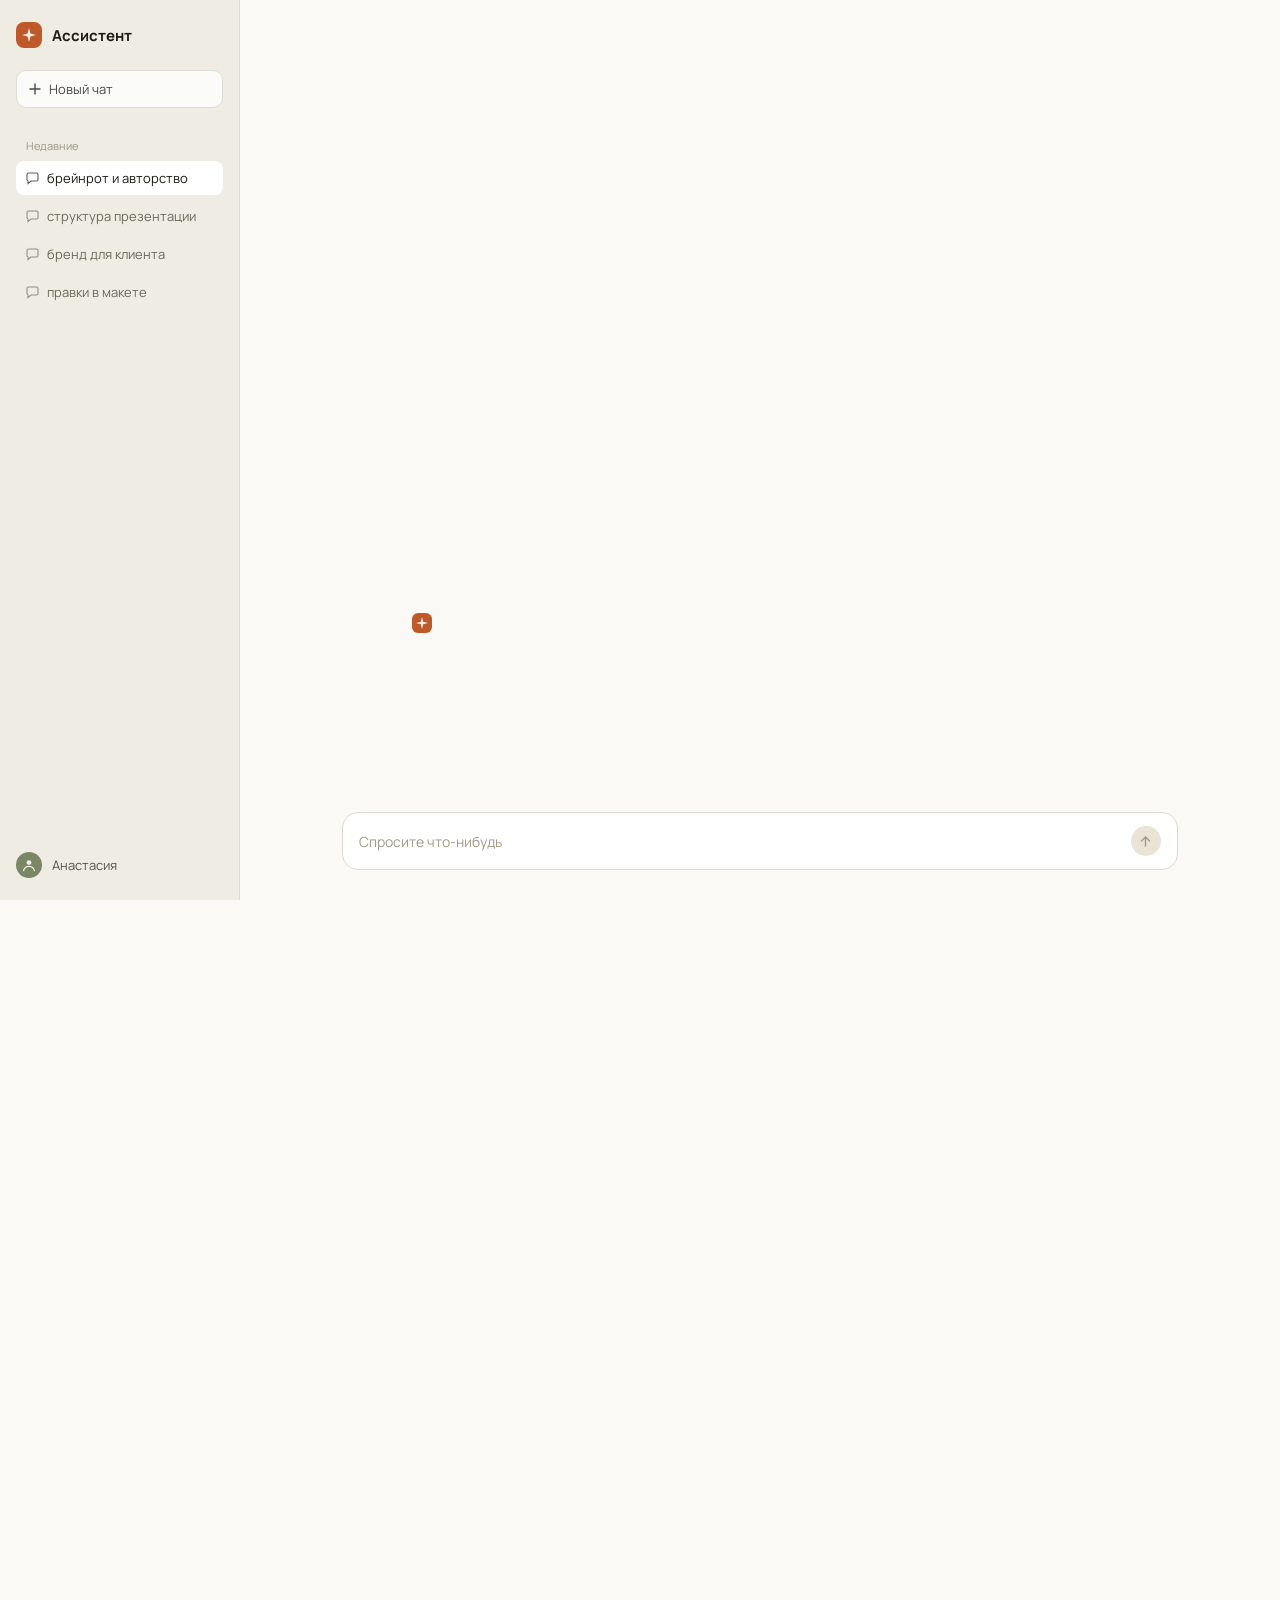
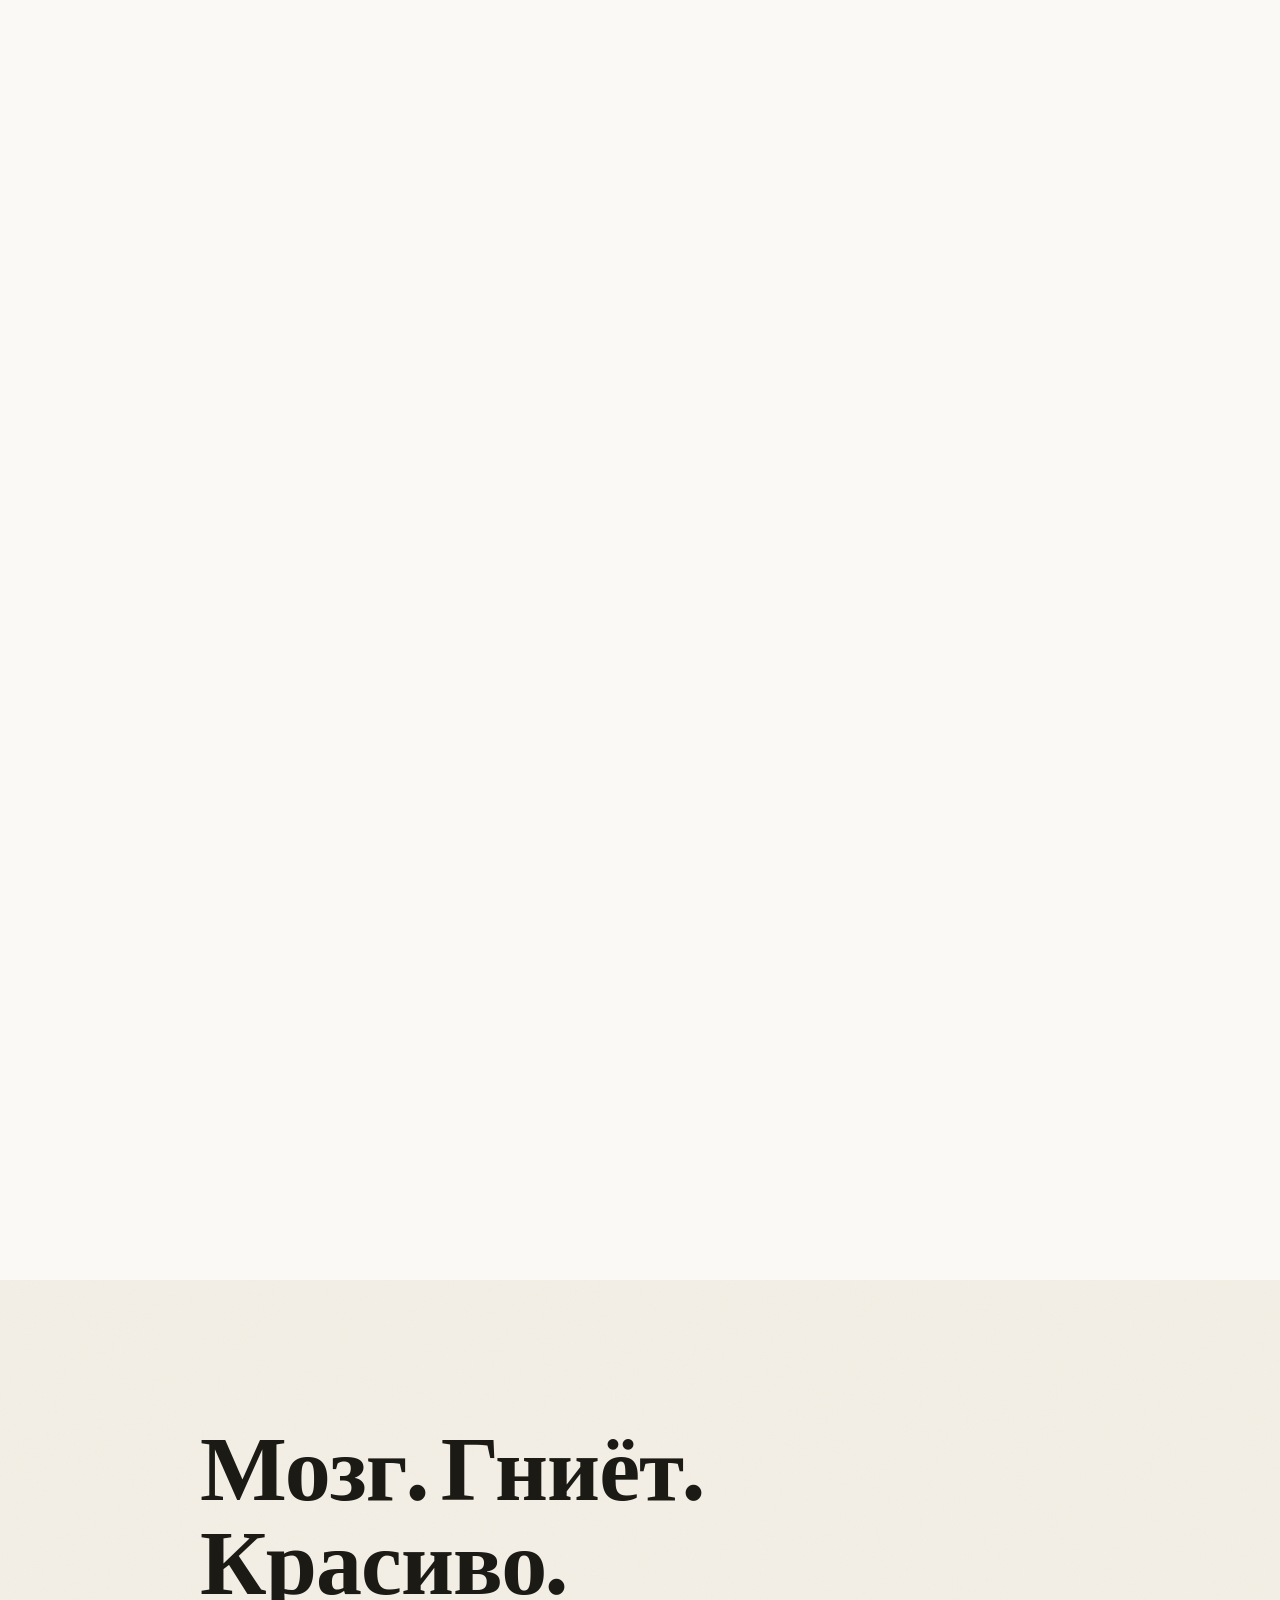
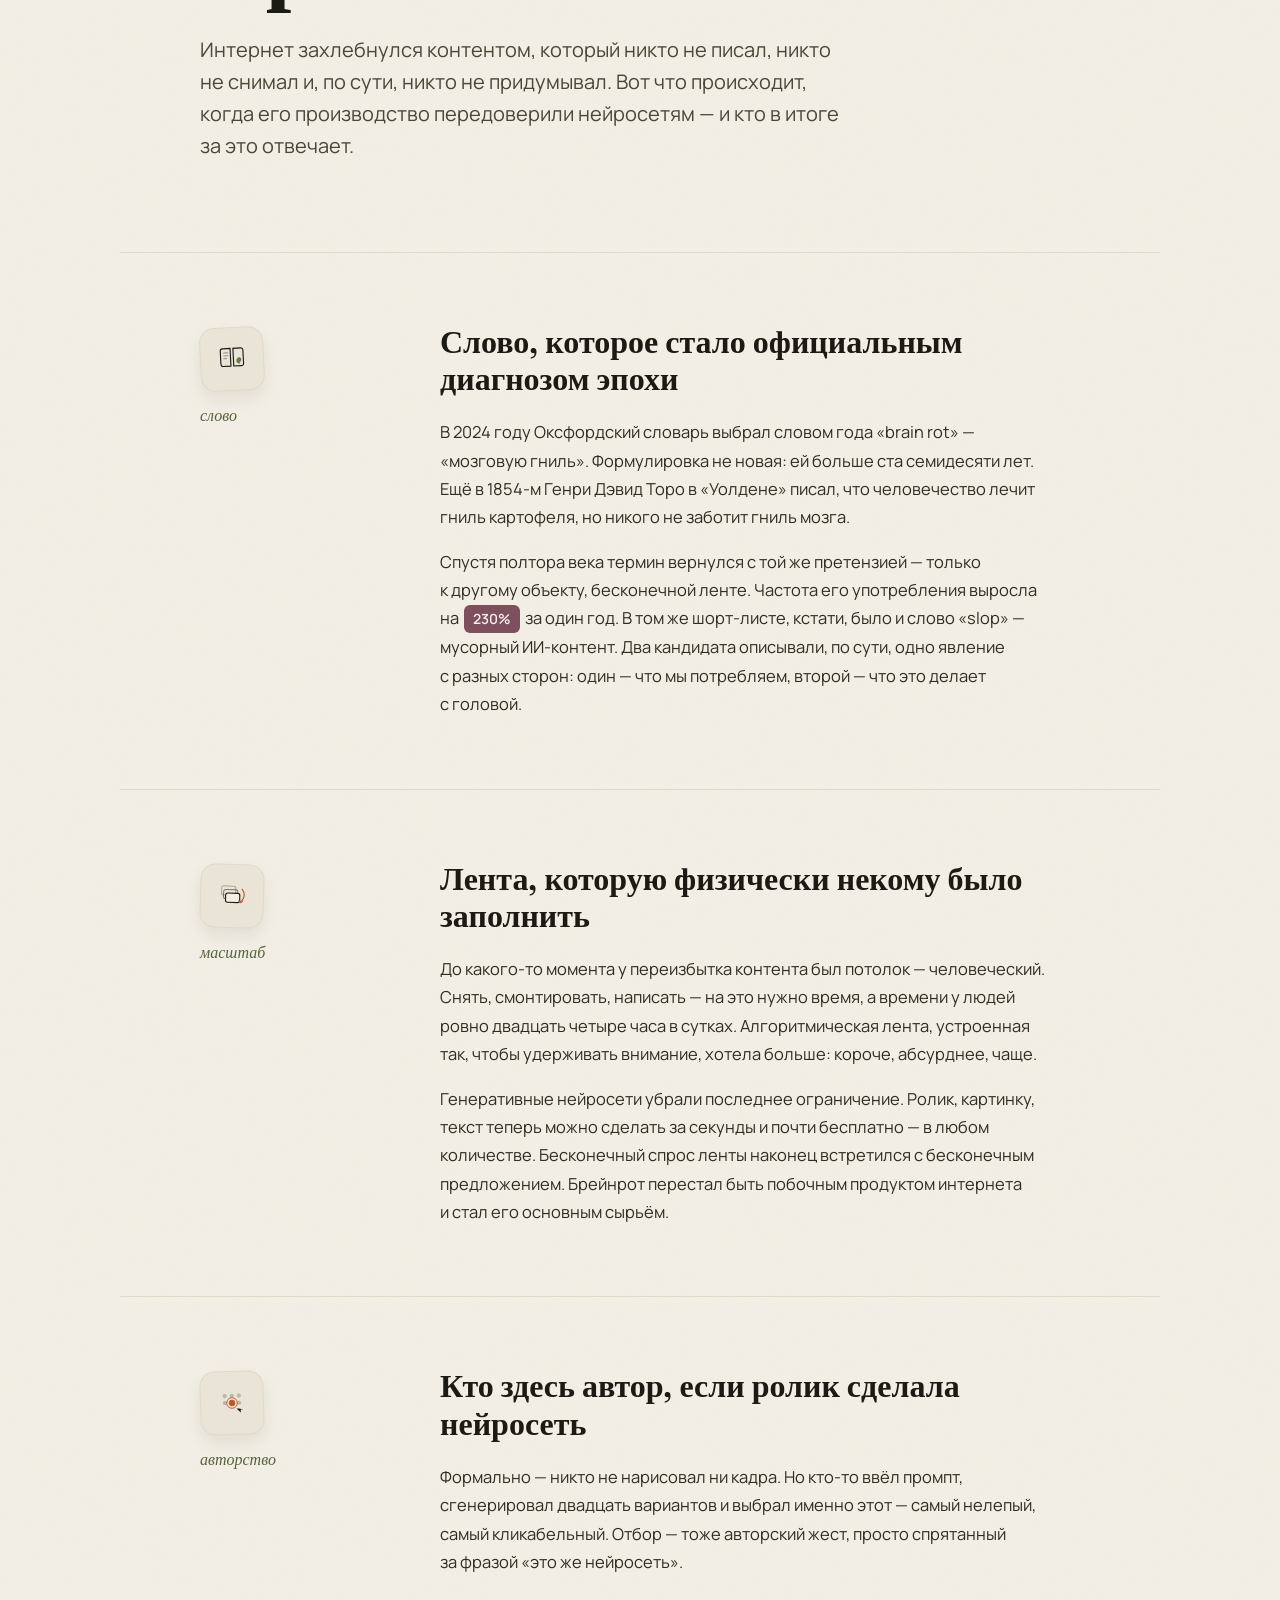
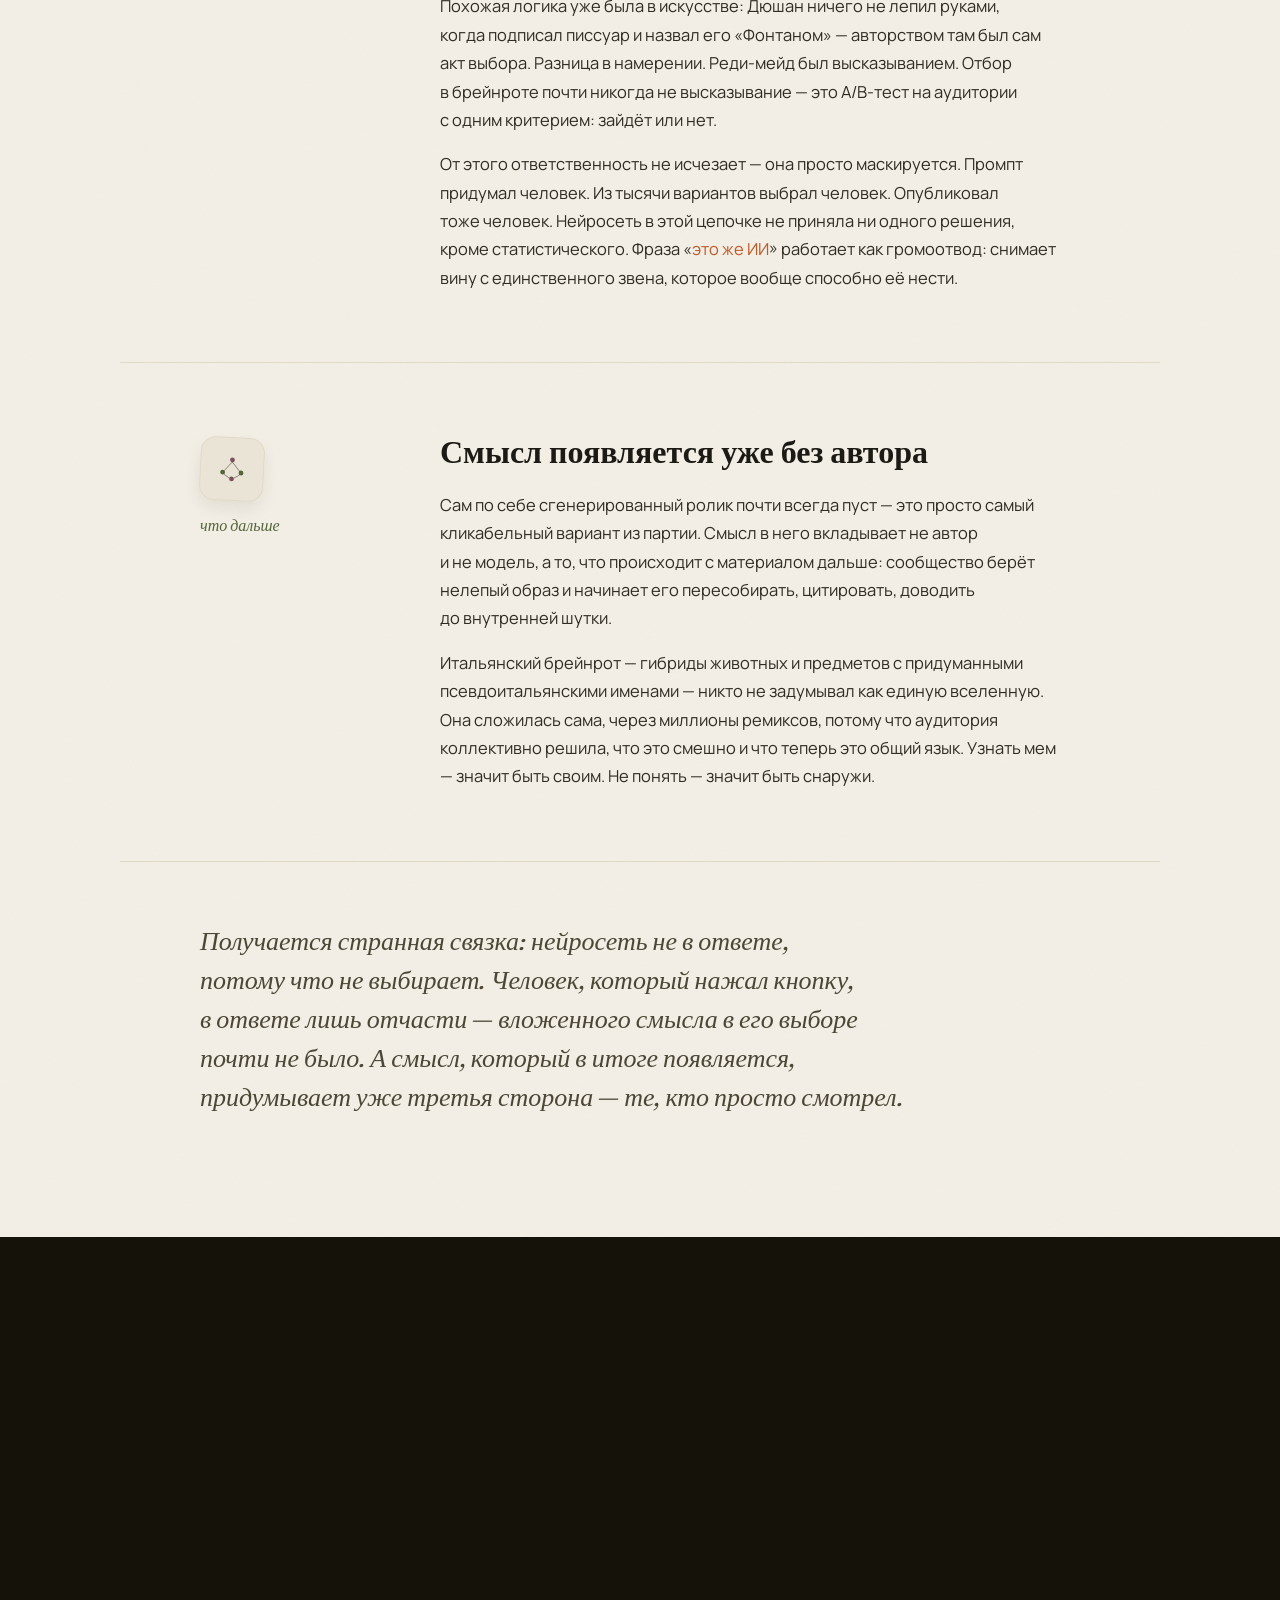
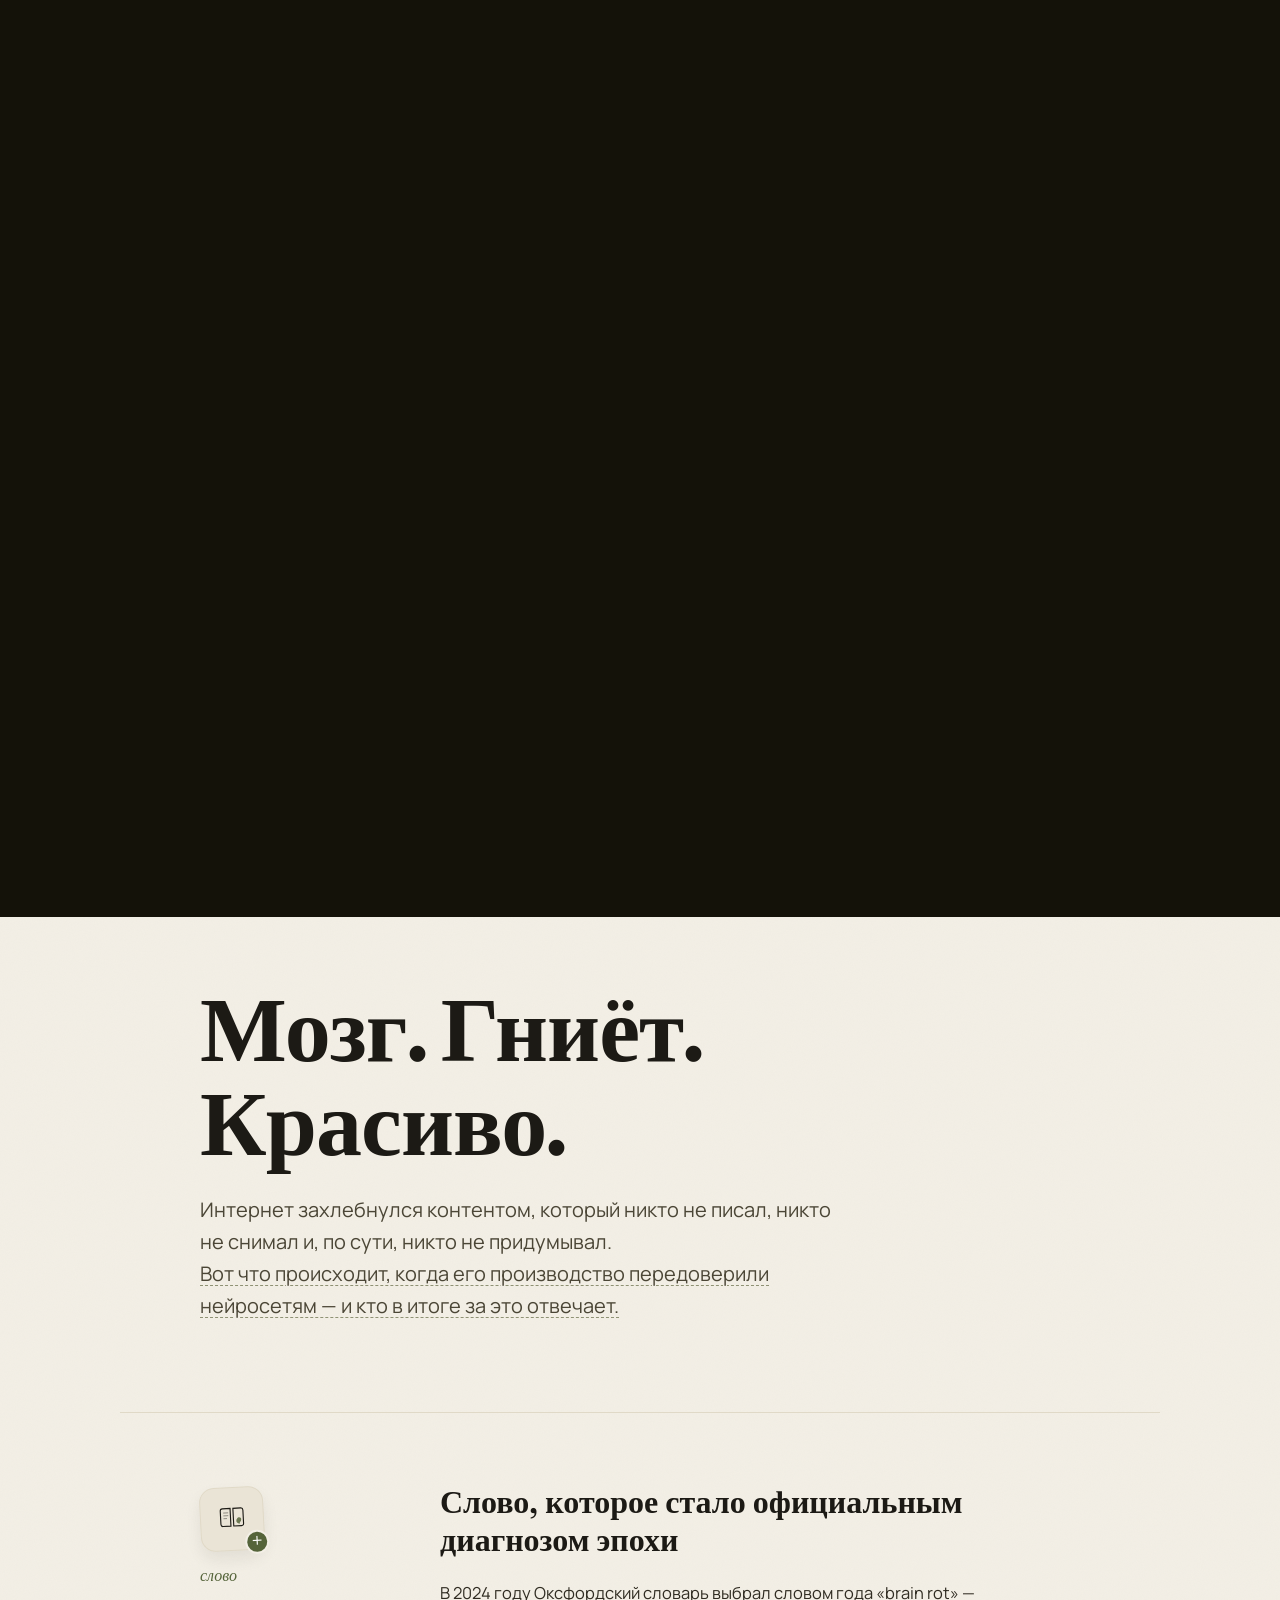
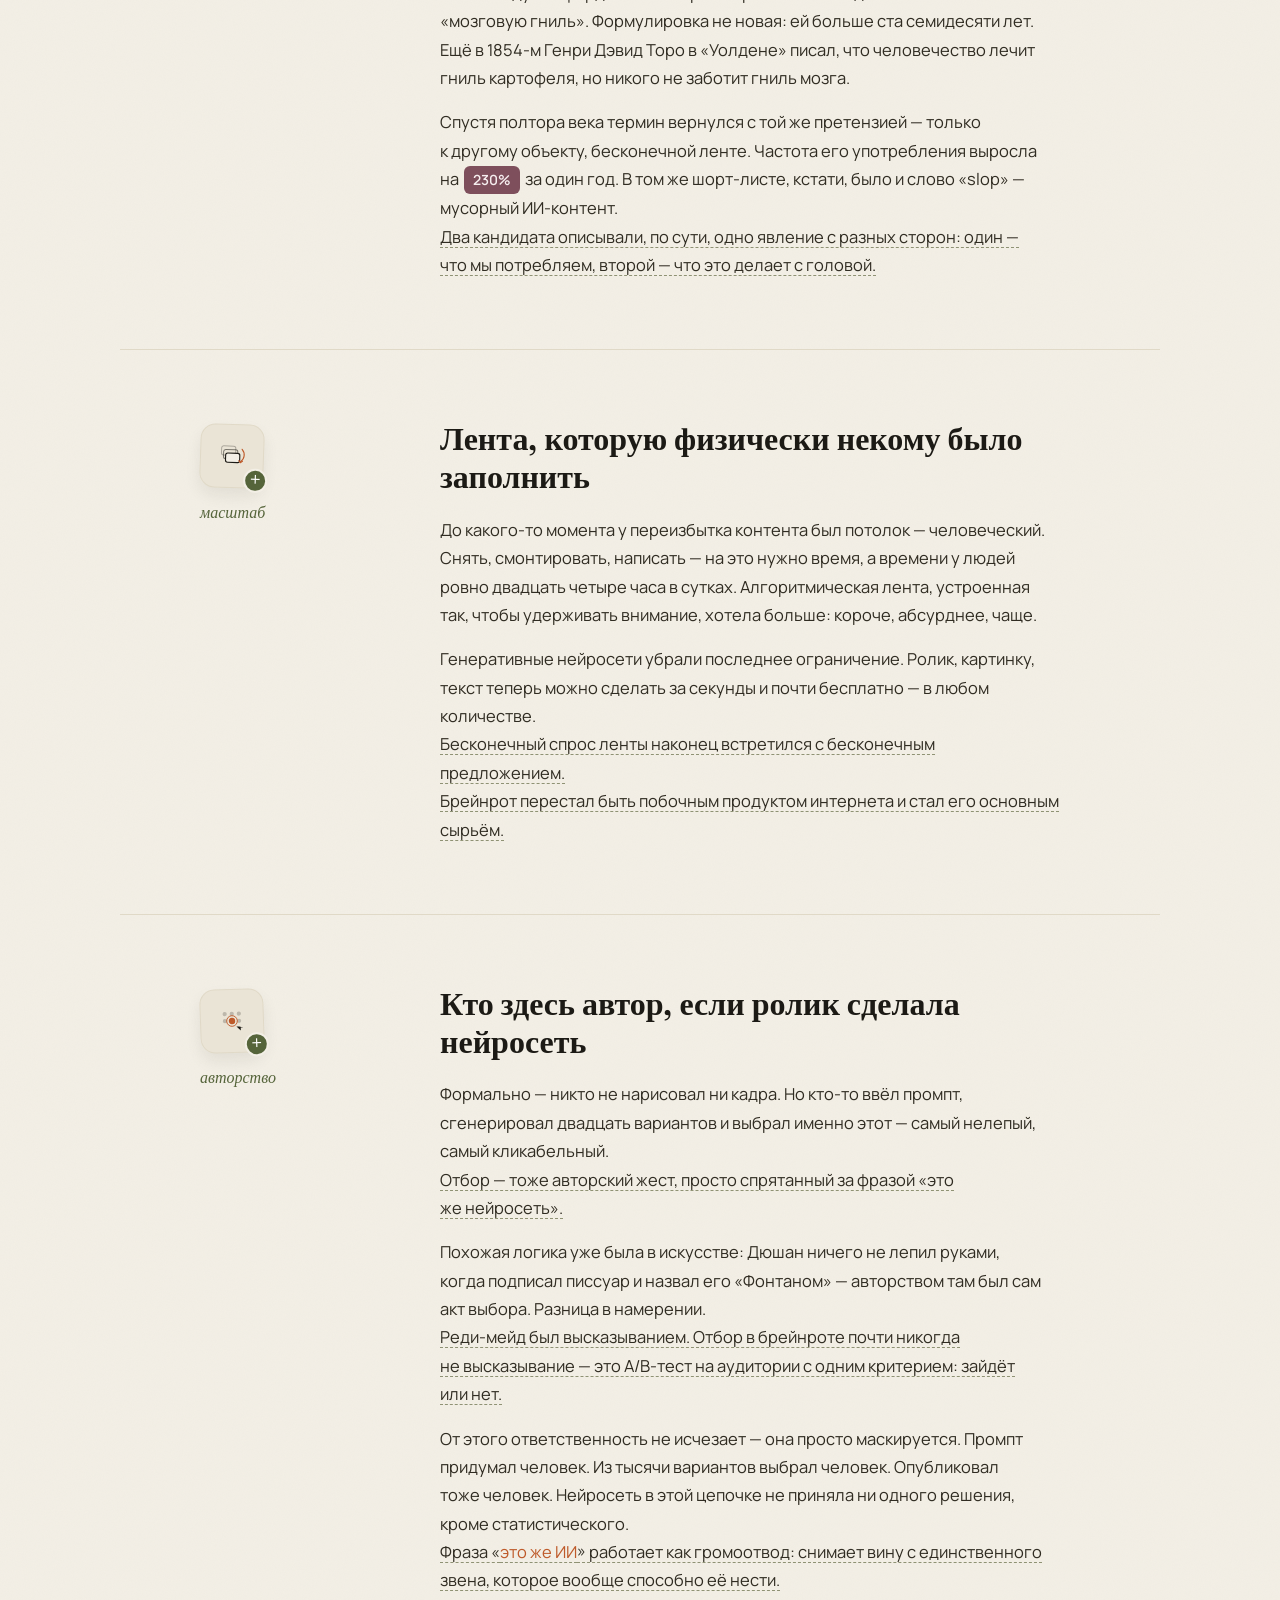
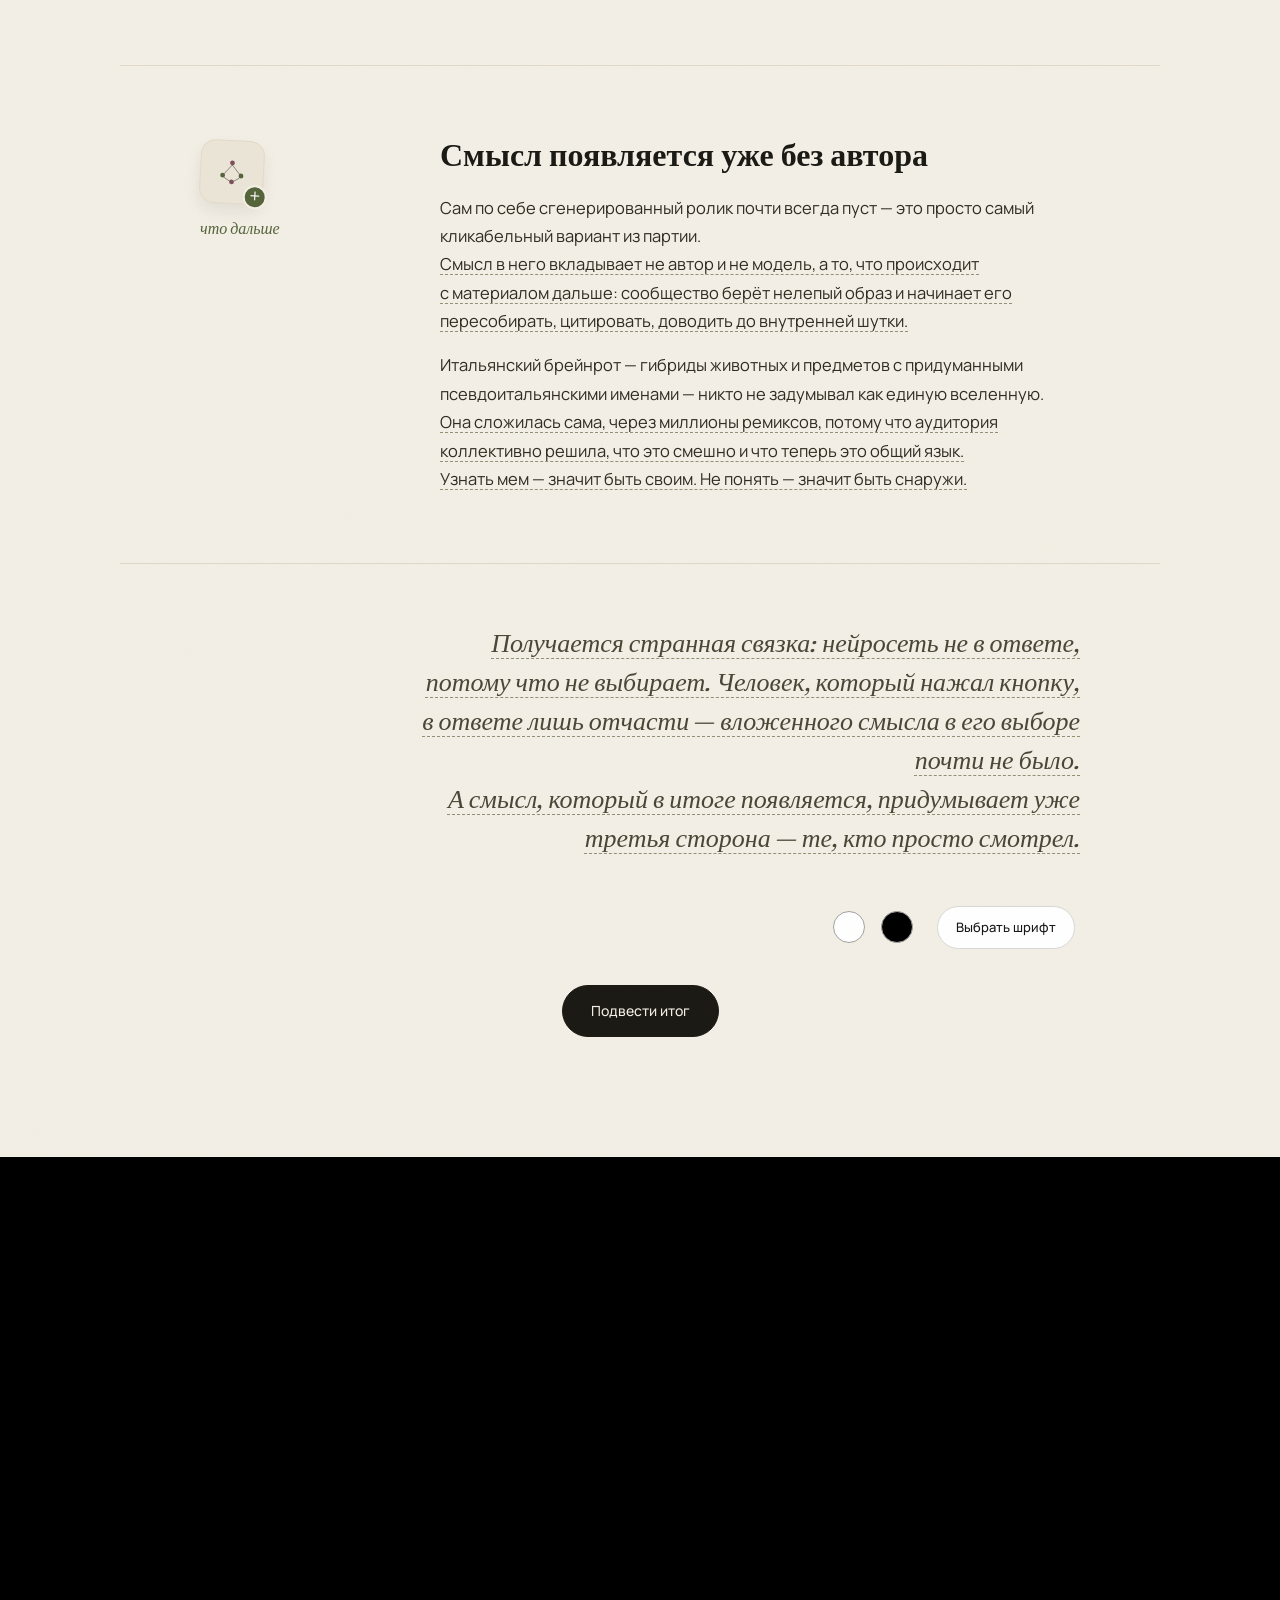
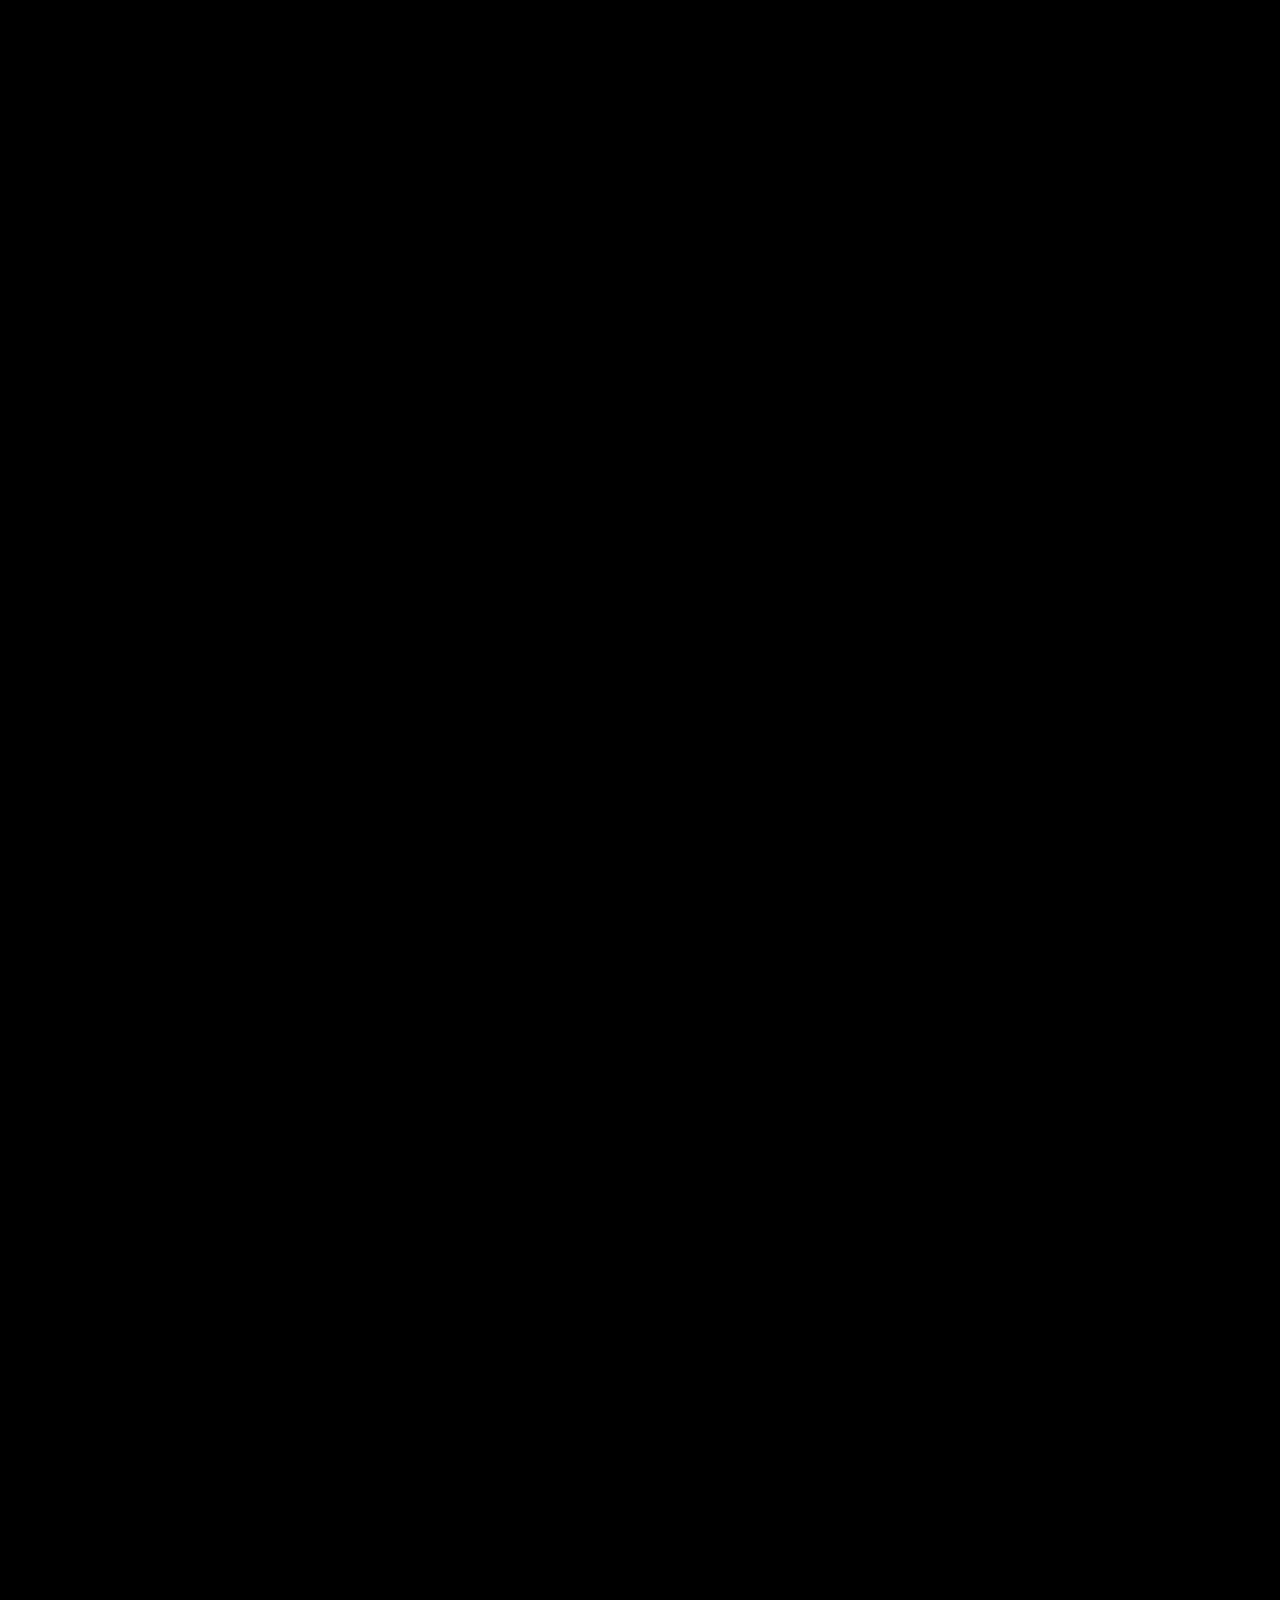
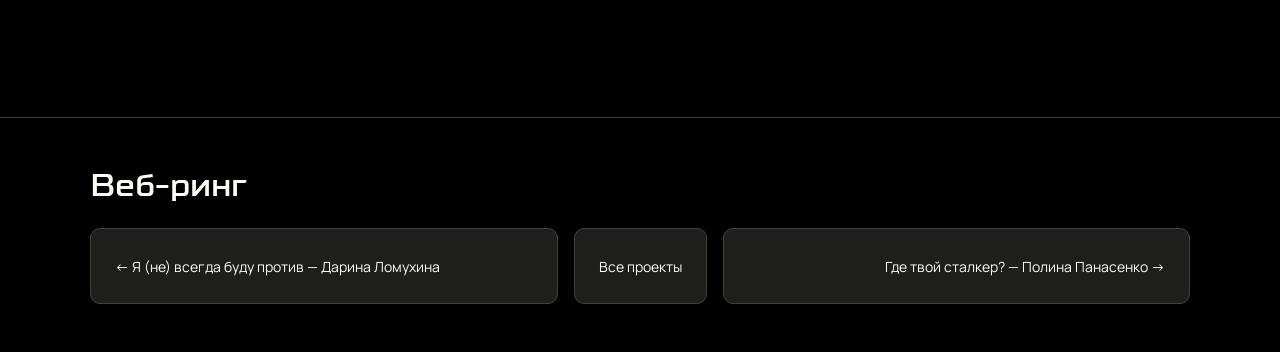
<file: index.html>
<!DOCTYPE html>
<html lang="ru">
<head>
<meta charset="UTF-8">
<meta name="viewport" content="width=device-width, initial-scale=1, viewport-fit=cover">
<title>Мозг. Гниёт. Красиво.</title>
<link rel="icon" type="image/svg+xml" sizes="any" href="assets/favicon.svg?v=1">
<script src="assets/reading-session.js?v=nbsp-ce91ad1b"></script>
<link rel="preconnect" href="https://fonts.googleapis.com">
<link rel="preconnect" href="https://fonts.gstatic.com" crossorigin>
<link href="https://fonts.googleapis.com/css2?family=Fraunces:ital,opsz,wght@0,9..144,400;0,9..144,560;0,9..144,680;1,9..144,500&family=Manrope:wght@400;500;600;700&display=swap" rel="stylesheet">
<style>
  :root{
    color-scheme: light;
    --porcelain:#F3EFE6;
    --porcelain-dim:#EAE4D6;
    --ink:#1C1A15;
    --mold:#55643A;
    --bruise:#7E4F5C;
    --rot:#BE5A2A;
    --chat-bg:#FAF9F6;
    --chat-sidebar:#EFECE4;
    --chat-border:#DEDACF;
    --chat-text:#242119;

    padding-top: env(safe-area-inset-top, 0px);
    padding-bottom: env(safe-area-inset-bottom, 0px);
  }
  html{ scroll-padding-top: env(safe-area-inset-top, 0px); }
  *{ box-sizing: border-box; }
  html,body{ margin:0; padding:0; }
  body{
    font-family:'Manrope', system-ui, sans-serif;
    background: var(--chat-bg);
    color: var(--chat-text);
    -webkit-font-smoothing: antialiased;
    overflow-x: hidden;
  }
  h1,h2{ font-family:'Fraunces', Georgia, serif; margin:0; }
  p{ margin:0; }
  ::selection{ background: var(--rot); color: var(--porcelain); }

  @media (prefers-reduced-motion: reduce){
    *{ animation-duration: 0.001ms !important; transition-duration: 0.001ms !important; }
  }

  /* ---------------- SECTION 1 — CHAT (scroll-scrubbed) ---------------- */
  #chat{
    position: relative;
    height: 320vh;
  }
  .chat-sticky{
    position: sticky;
    top: 0;
    height: 100svh;
    display:flex;
    background: var(--chat-bg);
    overflow: hidden;
  }
  body.reduced-motion #chat{ height: 100svh; }
  body.reduced-motion .chat-sticky{ position: static; height: 100%; }
  .sidebar{
    width: 240px;
    flex-shrink:0;
    background: var(--chat-sidebar);
    border-right: 1px solid var(--chat-border);
    padding: 22px 16px;
    display:flex;
    flex-direction: column;
    gap: 22px;
  }
  .brand{
    display:flex;
    align-items:center;
    gap:10px;
    font-weight:700;
    font-size: 15px;
    color: var(--ink);
  }
  .brand-mark{
    width:26px; height:26px;
    border-radius: 8px;
    background: var(--rot);
    flex-shrink:0;
    display:flex;
    align-items:center;
    justify-content:center;
  }
  .new-chat{
    display:flex;
    align-items:center;
    gap:8px;
    font-size: 13px;
    padding: 9px 12px;
    border-radius: 10px;
    border: 1px solid var(--chat-border);
    background: #fff;
    color: var(--chat-text);
    opacity: .8;
  }
  .history{
    display:flex; flex-direction:column; gap:4px;
    margin-top: 4px;
  }
  .history-label{
    font-size: 11px;
    color: #9C9585;
    padding: 4px 10px;
  }
  .history-item{
    display:flex;
    align-items:center;
    gap:8px;
    font-size: 13px;
    color: #6E6858;
    padding: 8px 10px;
    border-radius: 8px;
    white-space: nowrap;
    overflow:hidden;
    text-overflow: ellipsis;
  }
  .history-item .hist-ico{ flex-shrink:0; opacity:.7; }
  .history-item.active{
    background: #fff;
    color: var(--ink);
  }
  .sidebar-foot{
    margin-top: auto;
    display:flex; align-items:center; gap:10px;
    font-size: 13px;
    color: var(--chat-text);
    opacity:.75;
  }
  .avatar{
    width:26px; height:26px;
    border-radius:50%;
    background: var(--mold);
    display:flex;
    align-items:center;
    justify-content:center;
    flex-shrink:0;
  }

  .chat-main{
    flex:1;
    display:flex;
    flex-direction:column;
    min-width:0;
    min-height:0;
  }
  .chat-scroll{
    flex:1;
    min-height:0;
    overflow-y:auto;
    display:flex;
    flex-direction:column;
    justify-content:flex-end;
    gap: 28px;
    padding: 40px clamp(20px, 8vw, 140px);
    max-width: 900px;
    width:100%;
    margin: 0 auto;
  }
  .msg{ display:flex; }
  .msg.user{
    justify-content:flex-end;
    opacity: 0;
    transform: translateY(10px);
  }
  .msg.assistant{ justify-content:flex-start; }
  .bubble{
    max-width: 75%;
    padding: 13px 18px;
    border-radius: 18px;
    background: #fff;
    border: 1px solid var(--chat-border);
    font-size: 15.5px;
    line-height: 1.5;
  }
  .msg.user .bubble{
    background: var(--ink);
    color: var(--porcelain);
    border-color: var(--ink);
    border-bottom-right-radius: 4px;
  }
  .assistant-block{
    max-width: 620px;
    font-size: 15.5px;
    line-height: 1.65;
    color: var(--chat-text);
  }
  .assistant-mark{
    width:20px;height:20px;
    border-radius:6px;
    background: var(--rot);
    display:inline-flex;
    align-items:center;
    justify-content:center;
    margin-bottom:10px;
  }
  .typing-cursor{
    display:inline-block;
    width: 2px;
    height: 1em;
    background: currentColor;
    vertical-align: -0.15em;
    margin-left: 1px;
    animation: blink 1s step-end infinite;
  }
  @keyframes blink{ 50%{ opacity:0; } }

  .cta-card{
    margin-top: 18px;
    display:flex;
    align-items:center;
    justify-content:space-between;
    gap: 16px;
    padding: 18px 20px;
    border-radius: 14px;
    border: 1px solid var(--chat-border);
    background: linear-gradient(135deg, #fff, var(--porcelain-dim));
    opacity: 0;
    transform: translateY(6px);
    transition: border-color .2s ease, box-shadow .2s ease;
    cursor: pointer;
  }
  .cta-card.clicking{
    border-color: var(--rot);
    box-shadow: 0 0 0 3px rgba(190,90,42,0.18);
  }
  .cta-title{
    font-family:'Fraunces', serif;
    font-size: 19px;
    font-weight: 600;
    color: var(--ink);
  }
  .cta-sub{
    font-size: 12.5px;
    color:#847C6C;
    margin-top: 3px;
  }
  .cta-arrow{
    display:flex;
    align-items:center;
    color: var(--rot);
    flex-shrink:0;
  }

  .chat-inputbar-wrap{
    flex-shrink: 0;
    padding: 18px clamp(20px, 8vw, 140px) 30px;
  }
  .chat-inputbar{
    max-width: 900px;
    margin: 0 auto;
    display:flex;
    align-items:center;
    gap: 10px;
    padding: 13px 16px;
    border-radius: 16px;
    border: 1px solid var(--chat-border);
    background: #fff;
    font-size: 14px;
    transition: border-color .3s ease, box-shadow .3s ease;
  }
  .chat-inputbar.focused{
    border-color: #C9C2AD;
    box-shadow: 0 0 0 3px rgba(190,90,42,0.08);
  }
  .input-field{
    position: relative;
    flex: 1;
    min-width: 0;
    min-height: 1.4em;
    display: flex;
    align-items: center;
  }
  .input-placeholder{
    position: absolute;
    left: 0; top: 50%;
    transform: translateY(-50%);
    color:#A39B87;
    white-space: nowrap;
    pointer-events: none;
  }
  .input-typed{ color: var(--chat-text); white-space: pre-wrap; }
  .send-dot{
    margin-left:auto;
    width: 30px; height:30px;
    border-radius: 50%;
    background: var(--porcelain-dim);
    flex-shrink:0;
    display:flex;
    align-items:center;
    justify-content:center;
    color: #A39B87;
    transition: background .25s ease, transform .25s ease, color .25s ease;
  }
  .send-dot.active{
    background: var(--rot);
    color: #fff;
    transform: scale(1.12);
  }

  .fake-cursor{
    position: fixed;
    left: 50%; top: 50%;
    width: 16px; height:16px;
    transform: translate(-50%,-50%);
    pointer-events:none;
    opacity: 0;
    z-index: 50;
    transition: opacity .25s ease;
  }
  .fake-cursor svg{ display:block; filter: drop-shadow(0 2px 3px rgba(0,0,0,.25)); }
  .fake-cursor.show{ opacity: 1; }
  .fake-cursor .ring{
    position:absolute; left:50%; top:50%;
    width: 16px; height:16px;
    transform: translate(-50%,-50%);
    border-radius:50%;
    border: 2px solid var(--rot);
    opacity:0;
  }
  .fake-cursor.pulse .ring{
    animation: pulse-ring .5s ease-out;
  }
  @keyframes pulse-ring{
    0%{ opacity:.9; transform: translate(-50%,-50%) scale(0.4); }
    100%{ opacity:0; transform: translate(-50%,-50%) scale(2.6); }
  }

  @media (max-width: 760px){
    .sidebar{ display:none; }
    .bubble{ max-width: 88%; }
  }

  /* ---------------- SECTION 1.5 — VERDICT (scroll-scrubbed, black) ---------------- */
  html{scroll-behavior:smooth;}
  @media(prefers-reduced-motion:reduce){html{scroll-behavior:auto;}}
  #verdict,#conclusion{
    position: relative;
    height: 320vh;
    background: var(--rot-black);
  }
  :root{ --rot-black:#141209; }
  #conclusion{height:240vh;background:#000;}
  #conclusion .verdict-sticky{background:#000;}
  body.reduced-motion #verdict,body.reduced-motion #conclusion{height:auto;}
  .verdict-sticky{
    position: sticky;
    top: 0;
    height: 100svh;
    display:flex;
    align-items:center;
    background: var(--rot-black);
    overflow:hidden;
  }
  body.reduced-motion .verdict-sticky{ position: static; height:auto; padding: 100px 0; }
  .verdict-lines{
    width:calc(100% - 48px);
    max-width:1040px;
    min-height:180px;
    margin:0 auto;
    padding:0;
    display:grid;
    align-items:center;
    justify-items:center;
    text-align:center;
  }
  .v-line{
    grid-area:1 / 1;
    width:100%;
    margin:0;
    font-family:'Manrope',Arial,sans-serif;
    font-size:clamp(14px,1.35vw,17px);
    font-weight:400;
    font-style:normal;
    line-height:1.55;
    color:#FFFCF4;
    opacity:0;
    transform:none;
    will-change:opacity;
  }
  #vline1,#vline4,#conclusion .v-line--lead{
    font-size:clamp(21px,2.3vw,30px);
    line-height:1.35;
  }

  .verdict-lines .v-key{color:inherit;}
  body.reduced-motion .verdict-lines{display:flex;flex-direction:column;gap:28px;}
  body.reduced-motion .v-line{opacity:1;transform:none;}
  @media(max-width:600px){
    .verdict-lines{width:calc(100% - 40px);min-height:180px;}
    .v-line{font-size:14px;line-height:1.5;}
    #vline1,#vline4,#conclusion .v-line--lead{font-size:22px;}
  }

  /* ---------------- SECTION 2 — REVEAL ---------------- */
  #reveal{
    position: relative;
    background: var(--porcelain);
    color: var(--ink);
    overflow:hidden;
  }
  .grain-layer{
    position:absolute; inset:0;
    pointer-events:none;
    opacity: .5;
    mix-blend-mode: multiply;
  }
  .reveal-hero{
    position:relative;
    padding: min(18vh,140px) clamp(24px,7vw,80px) 90px;
    max-width: 1040px;
    margin: 0 auto;
  }
  .hero-title{
    font-size: clamp(42px, 8vw, 92px);
    font-weight: 680;
    line-height: 1.02;
    letter-spacing: -0.01em;
  }
  .hero-dek{
    margin-top: 26px;
    max-width: 640px;
    font-size: clamp(17px, 2vw, 20px);
    line-height: 1.6;
    color: #4B4636;
  }

  .reveal-section{
    position: relative;
    padding: 70px clamp(24px,7vw,80px);
    max-width: 1040px;
    margin: 0 auto;
    display:grid;
    grid-template-columns: 200px 1fr;
    gap: 40px;
    border-top: 1px solid #E0D9C7;
  }
  .section-label{
    display:flex;
    flex-direction:column;
    align-items:flex-start;
    gap:14px;
    font-family:'Fraunces', serif;
    font-style: italic;
    font-size: 16px;
    color: var(--mold);
    padding-top: 4px;
  }
  .label-icon{
    width:64px; height:64px;
    border-radius:15px;
    background: var(--porcelain-dim);
    border: 1px solid #E0D9C7;
    display:flex; align-items:center; justify-content:center;
    box-shadow: 0 8px 16px rgba(28,26,21,0.07);
  }
  .label-icon svg{ width:34px; height:34px; }
  .label-icon.rot-a{ transform: rotate(-3deg); }
  .label-icon.rot-b{ transform: rotate(2deg); }
  .label-icon.rot-c{ transform: rotate(-2deg); }
  .label-icon.rot-d{ transform: rotate(3deg); }
  .section-body{ max-width: 62ch; }
  .section-body h2{
    font-size: clamp(24px, 3.4vw, 32px);
    font-weight: 600;
    line-height: 1.18;
    margin-bottom: 20px;
  }
  .section-body p{
    font-size: 16.5px;
    line-height: 1.72;
    color: #302C22;
    margin-bottom: 16px;
  }
  .section-body p:last-child{ margin-bottom:0; }
  .accent{ color: var(--rot); }
  .stat-chip{
    display:inline-block;
    background: var(--bruise);
    color: #F6EEEF;
    font-size: 14px;
    font-weight: 600;
    padding: 2px 9px;
    border-radius: 6px;
    margin: 0 2px;
  }

  @media (max-width: 720px){
    .reveal-section{ grid-template-columns: 1fr; gap: 10px; }
    .section-label{ padding-top:0; }
  }

  .reveal-foot{
    padding: 60px clamp(24px,7vw,80px) 120px;
    max-width: 1040px; margin:0 auto;
    border-top: 1px solid #E0D9C7;
  }
  .reveal-foot p{
    font-family:'Fraunces', serif;
    font-style: italic;
    font-size: clamp(20px,2.6vw,26px);
    line-height: 1.5;
    color: #4B4636;
    max-width: 720px;
  }

  /* The second article keeps the original layout; only marked phrases change. */
  #interactive{ position:relative; background:var(--porcelain); color:var(--ink); }
  #interactive .reveal-hero{ padding-top:64px; }
  .editable-fragment{ display:inline; appearance:none; padding:0; margin:0; border:0; border-radius:2px; background:transparent; color:inherit; font:inherit; letter-spacing:inherit; text-align:inherit; cursor:pointer; text-decoration-line:underline; text-decoration-style:dashed; text-decoration-color:#8F9274; text-decoration-thickness:1px; text-underline-offset:.22em; text-decoration-skip-ink:auto; box-decoration-break:clone; -webkit-box-decoration-break:clone; transition:background .15s; }
  .editable-fragment[data-position]{ background:#55643A0D; text-decoration-color:var(--mold); }
  .editable-fragment:hover,.editable-fragment[aria-expanded="true"]{ background:#E3DFCC; text-decoration-color:var(--mold); }
  button:focus-visible{ outline:2px solid var(--rot); outline-offset:5px; }
  .editor-popover{ position:fixed; z-index:100; left:50%; top:50%; transform:translate(-50%,-50%); width:min(480px,calc(100vw - 32px)); max-height:calc(100dvh - 32px); overflow-y:auto; overscroll-behavior:contain; padding:20px; border:1px solid #D9D1BF; border-radius:16px; background:#FAF8F2; color:var(--ink); box-shadow:0 16px 60px #1C1A1526; }
  .editor-backdrop{ position:fixed; inset:0; z-index:99; background:rgba(28,26,21,.18); -webkit-backdrop-filter:blur(7px); backdrop-filter:blur(7px); }
  .editor-backdrop[hidden],.editor-popover[hidden]{ display:none; }
  body.editor-open{ overflow:hidden; }
  .editor-popover-head{ display:flex; align-items:center; justify-content:space-between; gap:16px; margin-bottom:6px; }
  .editor-popover-head h3{ font-family:'Fraunces',Georgia,serif; font-size:22px; font-weight:500; margin:0; }
  .editor-close{ background:transparent; border:0; padding:6px 10px; font-size:24px; line-height:1; cursor:pointer; color:#615A49; }
  .editor-popover-note{ font-size:12px; color:#766F5E; margin-bottom:16px; }
  .editor-choice{ display:block; width:100%; text-align:left; border:1px solid #E3DDCF; border-radius:10px; padding:13px 14px; margin-top:9px; background:transparent; color:var(--ink); font:inherit; font-size:13px; line-height:1.6; cursor:pointer; }
  .editor-choice:hover{ background:#EFEADD; }
  .editor-choice[aria-pressed="true"]{ background:#EFEADD; border-color:var(--mold); }
  @media(max-width:600px){
    .editor-popover{ width:calc(100vw - 24px); max-height:calc(100dvh - 32px); padding:18px; }
    .editor-choice{ padding:12px; }
  }

</style>
<link rel="stylesheet" href="assets/visuals.css?v=feed-spacing">
<link rel="stylesheet" href="assets/fonts.css?v=evidence-fonts">
<style>
.course-webring { margin:0; padding:48px clamp(24px,7vw,140px); border-top:1px solid #41413c; background:#000; color:#FFFCF4; color-scheme:dark; font:14px/1.5 'Manrope',Arial,sans-serif; }
.course-webring__inner { max-width:1120px; margin:0 auto; }
.course-webring h2 { margin:0 0 24px; color:inherit; font:600 clamp(24px,3vw,32px)/1.2 'Reader Supermolot',Arial,sans-serif; }
.course-webring__nav { display:grid; grid-template-columns:minmax(0,1fr) auto minmax(0,1fr); gap:16px; align-items:stretch; }
.course-webring__nav a { display:flex; align-items:center; min-height:76px; padding:20px 24px; box-sizing:border-box; border:1px solid #41413c; border-radius:10px; background:#1e1e1c; color:inherit; text-decoration:none; overflow-wrap:anywhere; transition:background .18s,border-color .18s; }
.course-webring__nav a:hover { background:#30302c; border-color:#FFFCF4; }
.course-webring__nav a:last-child { justify-content:flex-end; text-align:right; }
.course-webring__nav a:focus-visible { outline:2px solid #FFFCF4; outline-offset:4px; }
.course-webring--entry .course-webring__nav { grid-template-columns:1fr 1fr; }
@media (max-width:720px) {
  .course-webring { padding:32px 24px; }
  .course-webring__nav, .course-webring--entry .course-webring__nav { grid-template-columns:1fr; gap:12px; }
  .course-webring__nav a { min-height:64px; padding:16px 20px; }
  .course-webring__nav a:last-child { justify-content:flex-start; text-align:left; }
}
@media (prefers-reduced-motion:reduce) { .course-webring__nav a { transition:none; } }
</style>
</head>
<body>

<section id="chat">
 <div class="chat-sticky">
  <div class="fake-cursor" id="fakeCursor">
    <div class="ring"></div>
    <svg width="16" height="16" viewBox="0 0 16 16"><path d="M1 1 L1 13.5 L4.6 10.2 L6.9 15 L9 14 L6.8 9.3 L11.3 9.1 Z" fill="#1C1A15" stroke="#F3EFE6" stroke-width="1"/></svg>
  </div>

  <aside class="sidebar">
    <div class="brand">
      <span class="brand-mark">
        <svg width="14" height="14" viewBox="0 0 14 14" fill="none"><path d="M7 0 L8.4 5.6 L14 7 L8.4 8.4 L7 14 L5.6 8.4 L0 7 L5.6 5.6 Z" fill="#F3EFE6"/></svg>
      </span>
      Ассистент
    </div>
    <div class="new-chat">
      <svg width="12" height="12" viewBox="0 0 12 12" fill="none"><path d="M6 1V11M1 6H11" stroke="currentColor" stroke-width="1.4" stroke-linecap="round"/></svg>
      Новый чат
    </div>
    <div class="history">
      <div class="history-label">Недавние</div>
      <div class="history-item active"><svg class="hist-ico" width="13" height="13" viewBox="0 0 13 13" fill="none"><path d="M1 2.5C1 1.7 1.7 1 2.5 1H10.5C11.3 1 12 1.7 12 2.5V7.5C12 8.3 11.3 9 10.5 9H5L2 11.5V9H2.5C1.7 9 1 8.3 1 7.5V2.5Z" stroke="currentColor" stroke-width="1.1"/></svg>брейнрот и авторство</div>
      <div class="history-item"><svg class="hist-ico" width="13" height="13" viewBox="0 0 13 13" fill="none"><path d="M1 2.5C1 1.7 1.7 1 2.5 1H10.5C11.3 1 12 1.7 12 2.5V7.5C12 8.3 11.3 9 10.5 9H5L2 11.5V9H2.5C1.7 9 1 8.3 1 7.5V2.5Z" stroke="currentColor" stroke-width="1.1"/></svg>структура презентации</div>
      <div class="history-item"><svg class="hist-ico" width="13" height="13" viewBox="0 0 13 13" fill="none"><path d="M1 2.5C1 1.7 1.7 1 2.5 1H10.5C11.3 1 12 1.7 12 2.5V7.5C12 8.3 11.3 9 10.5 9H5L2 11.5V9H2.5C1.7 9 1 8.3 1 7.5V2.5Z" stroke="currentColor" stroke-width="1.1"/></svg>бренд для клиента</div>
      <div class="history-item"><svg class="hist-ico" width="13" height="13" viewBox="0 0 13 13" fill="none"><path d="M1 2.5C1 1.7 1.7 1 2.5 1H10.5C11.3 1 12 1.7 12 2.5V7.5C12 8.3 11.3 9 10.5 9H5L2 11.5V9H2.5C1.7 9 1 8.3 1 7.5V2.5Z" stroke="currentColor" stroke-width="1.1"/></svg>правки в макете</div>
    </div>
    <div class="sidebar-foot">
      <span class="avatar">
        <svg width="14" height="14" viewBox="0 0 14 14" fill="none"><circle cx="7" cy="4.6" r="2.4" fill="#F3EFE6"/><path d="M1.6 12.6C2.3 9.8 4.4 8.4 7 8.4C9.6 8.4 11.7 9.8 12.4 12.6" stroke="#F3EFE6" stroke-width="1.3" stroke-linecap="round"/></svg>
      </span>
      Анастасия
    </div>
  </aside>

  <div class="chat-main">
    <div class="chat-scroll">
      <div class="msg user" id="userMsg">
        <div class="bubble"><span id="userText"></span></div>
      </div>

      <div class="msg assistant">
        <div class="assistant-block">
          <span class="assistant-mark">
            <svg width="12" height="12" viewBox="0 0 14 14" fill="none"><path d="M7 0 L8.4 5.6 L14 7 L8.4 8.4 L7 14 L5.6 8.4 L0 7 L5.6 5.6 Z" fill="#F3EFE6"/></svg>
          </span>
          <div><span id="assistantText"></span><span class="typing-cursor" id="assistantCaret" style="display:none;"></span></div>
          <div class="cta-card" id="ctaCard">
            <div>
              <div class="cta-title">Мозг. Гниёт. Красиво.</div>
              <div class="cta-sub">разбор явления → отбор → ответственность</div>
            </div>
            <div class="cta-arrow">
              <svg width="16" height="16" viewBox="0 0 16 16" fill="none"><path d="M3 8H13M13 8L9 4M13 8L9 12" stroke="currentColor" stroke-width="1.6" stroke-linecap="round" stroke-linejoin="round"/></svg>
            </div>
          </div>
        </div>
      </div>
    </div>

    <div class="chat-inputbar-wrap">
      <div class="chat-inputbar" id="inputBar">
        <div class="input-field">
          <span class="input-placeholder" id="inputPlaceholder">Спросите что-нибудь</span><span class="input-typed" id="inputTyped"></span><span class="typing-cursor" id="inputCaret" style="display:none;"></span>
        </div>
        <span class="send-dot" id="sendDot">
          <svg width="13" height="13" viewBox="0 0 13 13" fill="none"><path d="M6.5 11V2M6.5 2L2.5 6M6.5 2L10.5 6" stroke="currentColor" stroke-width="1.4" stroke-linecap="round" stroke-linejoin="round"/></svg>
        </span>
      </div>
    </div>
  </div>
 </div>
</section>

<section id="reveal">
  <div class="grain-layer">
    <svg width="100%" height="100%">
      <filter id="grainFilter">
        <feTurbulence type="fractalNoise" baseFrequency="0.9" numOctaves="2" stitchTiles="stitch" result="noise"/>
        <feColorMatrix in="noise" type="matrix" values="0 0 0 0 0.33  0 0 0 0 0.39  0 0 0 0 0.23  0 0 0 0.05 0"/>
      </filter>
      <rect width="100%" height="100%" filter="url(#grainFilter)"/>
    </svg>
  </div>

  <div class="reveal-hero">
    <h1 class="hero-title" id="heroTitle">Мозг. Гниёт. Красиво.</h1>
    <p class="hero-dek">Интернет захлебнулся контентом, который никто не писал, никто не снимал и, по сути, никто не придумывал. Вот что происходит, когда его производство передоверили нейросетям — и кто в итоге за это отвечает.</p>
  </div>

  <div class="reveal-section">
    <div class="section-label">
      <div class="label-icon rot-a">
        <svg viewBox="0 0 48 48" fill="none">
          <path d="M8 12C8 10 9 9 11 9H22V34H11C9 34 8 33 8 31Z" stroke="var(--ink)" stroke-width="1.6"/>
          <path d="M40 12C40 10 39 9 37 9H26V34H37C39 34 40 33 40 31Z" stroke="var(--ink)" stroke-width="1.6"/>
          <line x1="12" y1="15" x2="19" y2="15" stroke="var(--ink)" stroke-width="1.2" opacity=".5"/>
          <line x1="12" y1="19" x2="19" y2="19" stroke="var(--ink)" stroke-width="1.2" opacity=".5"/>
          <line x1="12" y1="23" x2="17" y2="23" stroke="var(--ink)" stroke-width="1.2" opacity=".5"/>
          <path d="M31 24c2-3 6-2 6 1s-3 4-3 7c0-2-4-2-4-5s1-2 1-3z" fill="var(--mold)" opacity=".85"/>
        </svg>
      </div>
      слово
    </div>
    <div class="section-body">
      <h2>Слово, которое стало официальным диагнозом эпохи</h2>
      <p>В 2024 году Оксфордский словарь выбрал словом года «brain rot» — «мозговую гниль». Формулировка не новая: ей больше ста семидесяти лет. Ещё в 1854-м Генри Дэвид Торо в «Уолдене» писал, что человечество лечит гниль картофеля, но никого не заботит гниль мозга.</p>
      <p>Спустя полтора века термин вернулся с той же претензией — только к другому объекту, бесконечной ленте. Частота его употребления выросла на <span class="stat-chip">230%</span> за один год. В том же шорт-листе, кстати, было и слово «slop» — мусорный ИИ-контент. Два кандидата описывали, по сути, одно явление с разных сторон: один — что мы потребляем, второй — что это делает с головой.</p>
    </div>
  </div>

  <div class="reveal-section">
    <div class="section-label">
      <div class="label-icon rot-b">
        <svg viewBox="0 0 48 48" fill="none">
          <rect x="9" y="10" width="20" height="13" rx="3" stroke="var(--ink)" stroke-width="1.4" opacity=".3"/>
          <rect x="12" y="15" width="20" height="13" rx="3" stroke="var(--ink)" stroke-width="1.4" opacity=".55"/>
          <rect x="15" y="20" width="20" height="13" rx="3" fill="var(--porcelain)" stroke="var(--ink)" stroke-width="1.6"/>
          <path d="M38 14a12 12 0 0 1 -2 18" stroke="var(--rot)" stroke-width="1.6" stroke-linecap="round" fill="none"/>
          <path d="M34 30l2 3 3-2" stroke="var(--rot)" stroke-width="1.6" stroke-linecap="round" stroke-linejoin="round" fill="none"/>
        </svg>
      </div>
      масштаб
    </div>
    <div class="section-body">
      <h2>Лента, которую физически некому было заполнить</h2>
      <p>До какого-то момента у переизбытка контента был потолок — человеческий. Снять, смонтировать, написать — на это нужно время, а времени у людей ровно двадцать четыре часа в сутках. Алгоритмическая лента, устроенная так, чтобы удерживать внимание, хотела больше: короче, абсурднее, чаще.</p>
      <p>Генеративные нейросети убрали последнее ограничение. Ролик, картинку, текст теперь можно сделать за секунды и почти бесплатно — в любом количестве. Бесконечный спрос ленты наконец встретился с бесконечным предложением. Брейнрот перестал быть побочным продуктом интернета и стал его основным сырьём.</p>
    </div>
  </div>

  <div class="reveal-section">
    <div class="section-label">
      <div class="label-icon rot-c">
        <svg viewBox="0 0 48 48" fill="none">
          <circle cx="14" cy="14" r="3" fill="var(--ink)" opacity=".22"/>
          <circle cx="24" cy="14" r="3" fill="var(--ink)" opacity=".22"/>
          <circle cx="34" cy="14" r="3" fill="var(--ink)" opacity=".22"/>
          <circle cx="14" cy="24" r="3" fill="var(--ink)" opacity=".22"/>
          <circle cx="34" cy="24" r="3" fill="var(--ink)" opacity=".22"/>
          <circle cx="24" cy="24" r="4.5" fill="var(--rot)"/>
          <circle cx="24" cy="24" r="7.5" stroke="var(--rot)" stroke-width="1.3"/>
          <path d="M30 32L36 38L36 33.5L40 33.7L34 32Z" fill="var(--ink)"/>
        </svg>
      </div>
      авторство
    </div>
    <div class="section-body">
      <h2>Кто здесь автор, если ролик сделала нейросеть</h2>
      <p>Формально — никто не нарисовал ни кадра. Но кто-то ввёл промпт, сгенерировал двадцать вариантов и выбрал именно этот — самый нелепый, самый кликабельный. Отбор — тоже авторский жест, просто спрятанный за фразой «это же нейросеть».</p>
      <p>Похожая логика уже была в искусстве: Дюшан ничего не лепил руками, когда подписал писсуар и назвал его «Фонтаном» — авторством там был сам акт выбора. Разница в намерении. Реди-мейд был высказыванием. Отбор в брейнроте почти никогда не высказывание — это A/B-тест на аудитории с одним критерием: зайдёт или нет.</p>
      <p>От этого ответственность не исчезает — она просто маскируется. Промпт придумал человек. Из тысячи вариантов выбрал человек. Опубликовал тоже человек. Нейросеть в этой цепочке не приняла ни одного решения, кроме статистического. Фраза «<span class="accent">это же ИИ</span>» работает как громоотвод: снимает вину с единственного звена, которое вообще способно её нести.</p>
    </div>
  </div>

  <div class="reveal-section">
    <div class="section-label">
      <div class="label-icon rot-d">
        <svg viewBox="0 0 48 48" fill="none">
          <circle cx="24" cy="11" r="3.4" fill="var(--bruise)"/>
          <circle cx="11" cy="29" r="3.4" fill="var(--mold)"/>
          <circle cx="37" cy="29" r="3.4" fill="var(--mold)"/>
          <circle cx="24" cy="38" r="3.4" fill="var(--bruise)"/>
          <path d="M24 14L13 27M24 14L35 27M13 32L21 37M35 32L27 37" stroke="var(--ink)" stroke-width="1.3" opacity=".5"/>
        </svg>
      </div>
      что дальше
    </div>
    <div class="section-body">
      <h2>Смысл появляется уже без автора</h2>
      <p>Сам по себе сгенерированный ролик почти всегда пуст — это просто самый кликабельный вариант из партии. Смысл в него вкладывает не автор и не модель, а то, что происходит с материалом дальше: сообщество берёт нелепый образ и начинает его пересобирать, цитировать, доводить до внутренней шутки.</p>
      <p>Итальянский брейнрот — гибриды животных и предметов с придуманными псевдоитальянскими именами — никто не задумывал как единую вселенную. Она сложилась сама, через миллионы ремиксов, потому что аудитория коллективно решила, что это смешно и что теперь это общий язык. Узнать мем — значит быть своим. Не понять — значит быть снаружи.</p>
    </div>
  </div>

  <div class="reveal-foot">
    <p>Получается странная связка: нейросеть не в ответе, потому что не выбирает. Человек, который нажал кнопку, в ответе лишь отчасти — вложенного смысла в его выборе почти не было. А смысл, который в итоге появляется, придумывает уже третья сторона — те, кто просто смотрел.</p>
  </div>
</section>

<section id="verdict">
  <div class="verdict-sticky">
    <div class="verdict-lines">
      <p class="v-line v-line--lead" id="vline1">То что вы сейчас прочитали — <span class="v-key">это нейрослоп</span></p>
      <p class="v-line" id="vline2">я не взяла на себя никакой ответственности и не внесла правок в текст</p>
      <p class="v-line" id="vline3">следственно создала пустой контент, который заставляет гнить мозг</p>
      <p class="v-line" id="vline4">Однако ИИ — <span class="v-key v-key--tool">это инструмент</span></p>
      <p class="v-line v-line--close" id="vline5">а значит нам необходимо внести правки чтобы создать смысл</p>
    </div>
  </div>
</section>

<section id="interactive" aria-labelledby="interactiveTitle">
  <div class="grain-layer">
    <svg width="100%" height="100%">
      <filter id="interactiveGrainFilter">
        <feTurbulence type="fractalNoise" baseFrequency="0.9" numOctaves="2" stitchTiles="stitch" result="noise"/>
        <feColorMatrix in="noise" type="matrix" values="0 0 0 0 0.33  0 0 0 0 0.39  0 0 0 0 0.23  0 0 0 0.05 0"/>
      </filter>
      <rect width="100%" height="100%" filter="url(#interactiveGrainFilter)"/>
    </svg>
  </div>

  <div class="reveal-hero">
    <h1 class="hero-title" id="interactiveTitle" aria-label="Мозг. Гниёт. Красиво."><button type="button" id="heroStartTrigger" class="hero-start-trigger" aria-haspopup="dialog" aria-expanded="false" aria-controls="visualPicker" aria-label="Выбрать стартовый экран">Мозг. Гниёт. Красиво.</button></h1>
    <p class="hero-dek">Интернет захлебнулся контентом, который никто не писал, никто не снимал и, по сути, никто не придумывал. <button type="button" class="editable-fragment" data-fragment="0" aria-haspopup="dialog" aria-expanded="false" aria-controls="editorPopover">Вот что происходит, когда его производство передоверили нейросетям — и кто в итоге за это отвечает.</button></p>
  </div>

  <div class="reveal-section">
    <div class="section-label">
      <button type="button" class="label-icon rot-a" data-visual-block="0" aria-label="Выбрать иллюстрацию к разделу" aria-haspopup="dialog" aria-expanded="false" aria-controls="visualPicker">
        <svg viewBox="0 0 48 48" fill="none">
          <path d="M8 12C8 10 9 9 11 9H22V34H11C9 34 8 33 8 31Z" stroke="var(--ink)" stroke-width="1.6"/>
          <path d="M40 12C40 10 39 9 37 9H26V34H37C39 34 40 33 40 31Z" stroke="var(--ink)" stroke-width="1.6"/>
          <line x1="12" y1="15" x2="19" y2="15" stroke="var(--ink)" stroke-width="1.2" opacity=".5"/>
          <line x1="12" y1="19" x2="19" y2="19" stroke="var(--ink)" stroke-width="1.2" opacity=".5"/>
          <line x1="12" y1="23" x2="17" y2="23" stroke="var(--ink)" stroke-width="1.2" opacity=".5"/>
          <path d="M31 24c2-3 6-2 6 1s-3 4-3 7c0-2-4-2-4-5s1-2 1-3z" fill="var(--mold)" opacity=".85"/>
        </svg>
      </button>
      слово
    </div>
    <div class="section-body">
      <h2>Слово, которое стало официальным диагнозом эпохи</h2>
      <p>В 2024 году Оксфордский словарь выбрал словом года «brain rot» — «мозговую гниль». Формулировка не новая: ей больше ста семидесяти лет. Ещё в 1854-м Генри Дэвид Торо в «Уолдене» писал, что человечество лечит гниль картофеля, но никого не заботит гниль мозга.</p>
      <p>Спустя полтора века термин вернулся с той же претензией — только к другому объекту, бесконечной ленте. Частота его употребления выросла на <span class="stat-chip">230%</span> за один год. В том же шорт-листе, кстати, было и слово «slop» — мусорный ИИ-контент. <button type="button" class="editable-fragment" data-fragment="1" aria-haspopup="dialog" aria-expanded="false" aria-controls="editorPopover">Два кандидата описывали, по сути, одно явление с разных сторон: один — что мы потребляем, второй — что это делает с головой.</button></p>
    </div>
  </div>

  <div class="reveal-section">
    <div class="section-label">
      <button type="button" class="label-icon rot-b" data-visual-block="1" aria-label="Выбрать иллюстрацию к разделу" aria-haspopup="dialog" aria-expanded="false" aria-controls="visualPicker">
        <svg viewBox="0 0 48 48" fill="none">
          <rect x="9" y="10" width="20" height="13" rx="3" stroke="var(--ink)" stroke-width="1.4" opacity=".3"/>
          <rect x="12" y="15" width="20" height="13" rx="3" stroke="var(--ink)" stroke-width="1.4" opacity=".55"/>
          <rect x="15" y="20" width="20" height="13" rx="3" fill="var(--porcelain)" stroke="var(--ink)" stroke-width="1.6"/>
          <path d="M38 14a12 12 0 0 1 -2 18" stroke="var(--rot)" stroke-width="1.6" stroke-linecap="round" fill="none"/>
          <path d="M34 30l2 3 3-2" stroke="var(--rot)" stroke-width="1.6" stroke-linecap="round" stroke-linejoin="round" fill="none"/>
        </svg>
      </button>
      масштаб
    </div>
    <div class="section-body">
      <h2>Лента, которую физически некому было заполнить</h2>
      <p>До какого-то момента у переизбытка контента был потолок — человеческий. Снять, смонтировать, написать — на это нужно время, а времени у людей ровно двадцать четыре часа в сутках. Алгоритмическая лента, устроенная так, чтобы удерживать внимание, хотела больше: короче, абсурднее, чаще.</p>
      <p>Генеративные нейросети убрали последнее ограничение. Ролик, картинку, текст теперь можно сделать за секунды и почти бесплатно — в любом количестве. <button type="button" class="editable-fragment" data-fragment="2" aria-haspopup="dialog" aria-expanded="false" aria-controls="editorPopover">Бесконечный спрос ленты наконец встретился с бесконечным предложением.</button> <button type="button" class="editable-fragment" data-fragment="3" aria-haspopup="dialog" aria-expanded="false" aria-controls="editorPopover">Брейнрот перестал быть побочным продуктом интернета и стал его основным сырьём.</button></p>
    </div>
  </div>

  <div class="reveal-section">
    <div class="section-label">
      <button type="button" class="label-icon rot-c" data-visual-block="2" aria-label="Выбрать иллюстрацию к разделу" aria-haspopup="dialog" aria-expanded="false" aria-controls="visualPicker">
        <svg viewBox="0 0 48 48" fill="none">
          <circle cx="14" cy="14" r="3" fill="var(--ink)" opacity=".22"/>
          <circle cx="24" cy="14" r="3" fill="var(--ink)" opacity=".22"/>
          <circle cx="34" cy="14" r="3" fill="var(--ink)" opacity=".22"/>
          <circle cx="14" cy="24" r="3" fill="var(--ink)" opacity=".22"/>
          <circle cx="34" cy="24" r="3" fill="var(--ink)" opacity=".22"/>
          <circle cx="24" cy="24" r="4.5" fill="var(--rot)"/>
          <circle cx="24" cy="24" r="7.5" stroke="var(--rot)" stroke-width="1.3"/>
          <path d="M30 32L36 38L36 33.5L40 33.7L34 32Z" fill="var(--ink)"/>
        </svg>
      </button>
      авторство
    </div>
    <div class="section-body">
      <h2>Кто здесь автор, если ролик сделала нейросеть</h2>
      <p>Формально — никто не нарисовал ни кадра. Но кто-то ввёл промпт, сгенерировал двадцать вариантов и выбрал именно этот — самый нелепый, самый кликабельный. <button type="button" class="editable-fragment" data-fragment="4" aria-haspopup="dialog" aria-expanded="false" aria-controls="editorPopover">Отбор — тоже авторский жест, просто спрятанный за фразой «это же нейросеть».</button></p>
      <p>Похожая логика уже была в искусстве: Дюшан ничего не лепил руками, когда подписал писсуар и назвал его «Фонтаном» — авторством там был сам акт выбора. Разница в намерении. <button type="button" class="editable-fragment" data-fragment="5" aria-haspopup="dialog" aria-expanded="false" aria-controls="editorPopover">Реди-мейд был высказыванием. Отбор в брейнроте почти никогда не высказывание — это A/B-тест на аудитории с одним критерием: зайдёт или нет.</button></p>
      <p>От этого ответственность не исчезает — она просто маскируется. Промпт придумал человек. Из тысячи вариантов выбрал человек. Опубликовал тоже человек. Нейросеть в этой цепочке не приняла ни одного решения, кроме статистического. <button type="button" class="editable-fragment" data-fragment="6" aria-haspopup="dialog" aria-expanded="false" aria-controls="editorPopover">Фраза «<span class="accent">это же ИИ</span>» работает как громоотвод: снимает вину с единственного звена, которое вообще способно её нести.</button></p>
    </div>
  </div>

  <div class="reveal-section">
    <div class="section-label">
      <button type="button" class="label-icon rot-d" data-visual-block="3" aria-label="Выбрать иллюстрацию к разделу" aria-haspopup="dialog" aria-expanded="false" aria-controls="visualPicker">
        <svg viewBox="0 0 48 48" fill="none">
          <circle cx="24" cy="11" r="3.4" fill="var(--bruise)"/>
          <circle cx="11" cy="29" r="3.4" fill="var(--mold)"/>
          <circle cx="37" cy="29" r="3.4" fill="var(--mold)"/>
          <circle cx="24" cy="38" r="3.4" fill="var(--bruise)"/>
          <path d="M24 14L13 27M24 14L35 27M13 32L21 37M35 32L27 37" stroke="var(--ink)" stroke-width="1.3" opacity=".5"/>
        </svg>
      </button>
      что дальше
    </div>
    <div class="section-body">
      <h2>Смысл появляется уже без автора</h2>
      <p>Сам по себе сгенерированный ролик почти всегда пуст — это просто самый кликабельный вариант из партии. <button type="button" class="editable-fragment" data-fragment="7" aria-haspopup="dialog" aria-expanded="false" aria-controls="editorPopover">Смысл в него вкладывает не автор и не модель, а то, что происходит с материалом дальше: сообщество берёт нелепый образ и начинает его пересобирать, цитировать, доводить до внутренней шутки.</button></p>
      <p>Итальянский брейнрот — гибриды животных и предметов с придуманными псевдоитальянскими именами — никто не задумывал как единую вселенную. <button type="button" class="editable-fragment" data-fragment="8" aria-haspopup="dialog" aria-expanded="false" aria-controls="editorPopover">Она сложилась сама, через миллионы ремиксов, потому что аудитория коллективно решила, что это смешно и что теперь это общий язык.</button> <button type="button" class="editable-fragment" data-fragment="9" aria-haspopup="dialog" aria-expanded="false" aria-controls="editorPopover">Узнать мем — значит быть своим. Не понять — значит быть снаружи.</button></p>
    </div>
  </div>

  <div class="reveal-foot">
    <p><button type="button" class="editable-fragment" data-fragment="10" aria-haspopup="dialog" aria-expanded="false" aria-controls="editorPopover">Получается странная связка: нейросеть не в ответе, потому что не выбирает. Человек, который нажал кнопку, в ответе лишь отчасти — вложенного смысла в его выборе почти не было.</button> <button type="button" class="editable-fragment" data-fragment="11" aria-haspopup="dialog" aria-expanded="false" aria-controls="editorPopover">А смысл, который в итоге появляется, придумывает уже третья сторона — те, кто просто смотрел.</button></p>
    <div class="background-switch" role="group" aria-label="Настройки оформления статьи">
      <button type="button" class="background-swatch" data-background="light" aria-label="Белый фон" aria-pressed="false" title="Белый фон"></button>
      <button type="button" class="background-swatch" data-background="dark" aria-label="Чёрный фон" aria-pressed="false" title="Чёрный фон"></button>
      <button type="button" id="fontPickerTrigger" class="font-picker-trigger" aria-haspopup="dialog" aria-controls="fontPicker" aria-expanded="false">Выбрать шрифт</button>
    </div>
  </div>
</section>

<section id="conclusion" aria-label="Заключение">
  <div class="verdict-sticky">
    <div class="verdict-lines">
      <p class="v-line v-line--lead">Для чего же всё-таки нужен человек?</p>
      <p class="v-line">Чтобы не просто выложить контент и дать читателю свободу понимания</p>
      <p class="v-line v-line--lead">А направить внимание на суть</p>
    </div>
  </div>
</section>

<div id="editorBackdrop" class="editor-backdrop" hidden></div>
<div id="editorPopover" class="editor-popover" role="dialog" aria-modal="true" aria-labelledby="editorHeading" hidden>
  <div class="editor-popover-head"><h3 id="editorHeading">Выберите формулировку</h3><button type="button" class="editor-close" aria-label="Закрыть варианты">×</button></div>
  <p class="editor-popover-note">Меняется только подчёркнутый фрагмент.</p>
  <div id="editorChoices"></div>
</div>

<script>
(function(){
  var reduced = window.matchMedia('(prefers-reduced-motion: reduce)').matches;

  var userText = "что такое брейнрот и как он заполнил нашу жизнь?";
  var assistantText = "Брейнрот в 2024-м стал словом года по версии Оксфордского словаря — а сейчас это уже не просто мем, а состояние всего интернета. Чтобы показать, а не только рассказать, я собрала отдельный разбор: что это, откуда взялось и кто на самом деле в ответе. Смотрите:";

  var chatSection = document.getElementById('chat');
  var userEl = document.getElementById('userText');
  var userMsg = document.getElementById('userMsg');
  var assistantEl = document.getElementById('assistantText');
  var assistantCaret = document.getElementById('assistantCaret');
  var ctaCard = document.getElementById('ctaCard');
  var cursor = document.getElementById('fakeCursor');

  var inputBar = document.getElementById('inputBar');
  var inputPlaceholder = document.getElementById('inputPlaceholder');
  var inputTyped = document.getElementById('inputTyped');
  var inputCaret = document.getElementById('inputCaret');
  var sendDot = document.getElementById('sendDot');

  var verdictSection = document.getElementById('verdict');
  var vLines = [
    document.getElementById('vline1'),
    document.getElementById('vline2'),
    document.getElementById('vline3'),
    document.getElementById('vline4'),
    document.getElementById('vline5')
  ];

  function clamp(v,a,b){ return Math.max(a, Math.min(b, v)); }
  function easeOutCubic(x){ return 1 - Math.pow(1 - x, 3); }

  // scroll-progress boundaries (0 to 1) within the pinned chat section
  var STAGE = { type1: 0.26, send: 0.33, type2: 0.80, cta: 0.88 };
  var autoAdvanceArmed = !window.BRAIN_READING_SESSION?.pending;


  if(reduced){
    inputTyped.textContent = '';
    inputPlaceholder.style.opacity = '1';
    userEl.textContent = userText;
    userMsg.style.opacity = '1';
    userMsg.style.transform = 'translateY(0)';
    assistantEl.textContent = assistantText;
    ctaCard.style.opacity = '1';
    ctaCard.style.transform = 'translateY(0)';
    cursor.style.opacity = '0';
    document.body.classList.add('reduced-motion');
  } else {
    updateFromScroll();
    updateVerdictFromScroll();
    var ticking = false;
    window.addEventListener('scroll', function(){
      if(!ticking){
        requestAnimationFrame(function(){ updateFromScroll(); updateVerdictFromScroll(); ticking = false; });
        ticking = true;
      }
    }, { passive: true });
    window.addEventListener('resize', function(){ updateFromScroll(); updateVerdictFromScroll(); });
  }

  function updateVerdictFromScroll(){
    if(reduced) return;
    [verdictSection,document.getElementById('conclusion')].forEach(function(section){
      var lines = section.querySelectorAll('.v-line');
      var rect = section.getBoundingClientRect();
      var scrollable = section.offsetHeight - window.innerHeight;
      var progress = scrollable > 0 ? clamp(-rect.top / scrollable, 0, 1) : 0;
      var slot = 1 / lines.length;
      for(var i = 0; i < lines.length; i++){
        var phase = (progress - i * slot) / slot;
        var opacity = 0;
        if(phase >= 0 && phase < 0.2) opacity = easeOutCubic(phase / 0.2);
        else if(phase >= 0.2 && phase < 0.68) opacity = 1;
        else if(phase >= 0.68 && phase < 0.9) opacity = 1 - easeOutCubic((phase - 0.68) / 0.22);
        lines[i].style.opacity = String(opacity);
        lines[i].style.transform = 'none';
      }
    });
  }

  function updateFromScroll(){
    var rect = chatSection.getBoundingClientRect();
    var scrollable = chatSection.offsetHeight - window.innerHeight;
    var progress = scrollable > 0 ? clamp(-rect.top / scrollable, 0, 1) : 0;
    render(progress);
  }

  function render(p){
    // stage 1 — typing the question into the input field
    var t1 = STAGE.type1 > 0 ? clamp(p / STAGE.type1, 0, 1) : (p >= 0 ? 1 : 0);
    var charsIn = Math.round(t1 * userText.length);

    // input keeps the text only through a brief pause after typing finishes,
    // then clears almost immediately once the message starts sending
    var clearPoint = STAGE.type1 + (STAGE.send - STAGE.type1) * 0.22;
    var showInput = p > 0 && p < clearPoint;
    var typing = p > 0 && p < STAGE.type1;

    inputBar.classList.toggle('focused', typing);
    inputCaret.style.display = typing ? 'inline-block' : 'none';
    inputPlaceholder.style.opacity = showInput ? '0' : '1';
    inputTyped.textContent = showInput ? userText.slice(0, charsIn) : '';

    // stage 2 — sending: bubble reveals, send button lights up
    var tSend = STAGE.send > STAGE.type1 ? clamp((p - STAGE.type1) / (STAGE.send - STAGE.type1), 0, 1) : (p >= STAGE.type1 ? 1 : 0);
    userEl.textContent = userText;
    userMsg.style.opacity = String(tSend);
    userMsg.style.transform = 'translateY(' + (10 * (1 - tSend)) + 'px)';
    sendDot.classList.toggle('active', tSend > 0.1 && tSend < 0.95);

    // stage 3 — assistant typing
    var t2 = STAGE.type2 > STAGE.send ? clamp((p - STAGE.send) / (STAGE.type2 - STAGE.send), 0, 1) : (p >= STAGE.send ? 1 : 0);
    var chars2 = Math.round(t2 * assistantText.length);
    assistantEl.textContent = p >= STAGE.send ? assistantText.slice(0, chars2) : '';
    assistantCaret.style.display = (p > STAGE.send && p < STAGE.type2) ? 'inline-block' : 'none';

    // stage 4 — cta card fades in
    var t3 = STAGE.cta > STAGE.type2 ? clamp((p - STAGE.type2) / (STAGE.cta - STAGE.type2), 0, 1) : (p >= STAGE.type2 ? 1 : 0);
    ctaCard.style.opacity = String(t3);

    // stage 5 — cursor travels to the card and clicks it
    var t4 = (1 - STAGE.cta) > 0 ? clamp((p - STAGE.cta) / (1 - STAGE.cta), 0, 1) : (p >= STAGE.cta ? 1 : 0);
    var clickT = 0;

    if(t4 > 0){
      cursor.style.opacity = '1';
      var moveT = easeOutCubic(clamp(t4 / 0.7, 0, 1));
      var cardRect = ctaCard.getBoundingClientRect();
      var startX = window.innerWidth * 0.9, startY = window.innerHeight * 0.88;
      var endX = cardRect.left + cardRect.width / 2, endY = cardRect.top + cardRect.height / 2;
      cursor.style.left = (startX + (endX - startX) * moveT) + 'px';
      cursor.style.top = (startY + (endY - startY) * moveT) + 'px';

      clickT = clamp((t4 - 0.72) / 0.28, 0, 1);
      ctaCard.classList.toggle('clicking', clickT > 0);
      cursor.classList.toggle('pulse', clickT > 0 && clickT < 1);
      var pressScale = 1 - 0.02 * clickT;
      ctaCard.style.transform = 'translateY(' + (6 * (1 - t3)) + 'px) scale(' + pressScale + ')';
    } else {
      cursor.style.opacity = '0';
      ctaCard.classList.remove('clicking');
      ctaCard.style.transform = 'translateY(' + (6 * (1 - t3)) + 'px)';
    }

    // once the click lands, auto-carry the scroll into the reveal section
    if(clickT >= 1 && autoAdvanceArmed && !window.BRAIN_READING_SESSION?.pending){
      autoAdvanceArmed = false;
      document.getElementById('reveal').scrollIntoView({ behavior: 'smooth', block: 'start' });
    }
    if(p < 0.9){ autoAdvanceArmed = true; }
  }

  // one-time decay ripple on hero title when it enters view
  var heroTitle = document.getElementById('heroTitle');
  var heroObserved = false;
  var heroObserver = new IntersectionObserver(function(entries){
    entries.forEach(function(entry){
      if(entry.isIntersecting && !heroObserved){
        heroObserved = true;
        heroObserver.disconnect();
        if(!reduced){
          heroTitle.style.transition = 'filter 1.4s ease, transform 1.4s ease';
          heroTitle.style.filter = 'blur(2px)';
          heroTitle.style.transform = 'scale(1.01)';
          setTimeout(function(){
            heroTitle.style.filter = 'blur(0px)';
            heroTitle.style.transform = 'scale(1)';
          }, 60);
        }
      }
    });
  }, { threshold: 0.4 });
  heroObserver.observe(heroTitle);
})();
</script>
<script>

(function(){
  'use strict';
  const variants = [["Что изменилось в производстве контента после появления генеративных нейросетей — и как теперь распределяется ответственность между людьми, платформами и алгоритмами?", "Разберёмся, как нейросети изменили производство контента и почему за результат по-прежнему отвечают не только технологии.", "Разберёмся, кто виноват в цифровом мусоре, если его никто не создавал, но все исправно производили, публиковали и потребляли."], ["Эти два термина позволяют рассмотреть одну проблему с разных сторон: через характеристики контента и через предполагаемые последствия его потребления.", "Разница простая: brain rot описывает то, что происходит с нашим вниманием, а slop — поток низкокачественного контента, который мы листаем.", "Один термин диагностирует гниение мозга, другой — гниение ленты. Осталось придумать слово для тех, кто проводит между ними планёрки."], ["Генеративные нейросети снизили барьеры производства контента, позволив платформам значительно увеличить объём публикаций без пропорционального роста затрат.", "Теперь ленту можно заполнять практически без остановки: нейросети быстро создают новые ролики, а алгоритмы тут же предлагают их зрителям.", "Лента мечтала о бесконечном контенте. Нейросети исполнили её желание. Теперь лента бесконечна, желание исполнено, а остановить процесс некому: техподдержка тоже сгенерирована."], ["Брейнрот можно рассматривать как закономерный результат системы, в которой объём и скорость производства контента становятся важнее его содержательной ценности.", "Брейнрот больше не просто случайный мусор в ленте. Он становится удобным форматом: его легко производить, быстро потреблять и бесконечно повторять.", "Интернет решил проблему нехватки контента: теперь он производит столько цифрового мусора, что мусор стал главным природным ресурсом сети."], ["Выбор сгенерированного результата остаётся формой человеческого участия и позволяет поставить вопрос о границах авторства в автоматизированном производстве.", "Нейросеть предлагает варианты, но именно человек решает, какой из них опубликовать. Поэтому выбор результата тоже влияет на то, каким будет итоговый контент.", "Автор ничего не создавал. Он всего лишь заказал тысячу вариантов, выбрал самый нелепый и нажал «опубликовать». Творческий процесс успешно завершён, автор ушёл на обед."], ["В случае реди-мейда выбор объекта сам становился художественным высказыванием. В производстве брейнрота выбор чаще определяется измеримыми показателями реакции аудитории.", "Дюшан выбирал предмет, чтобы заставить зрителя задуматься об искусстве. Создатель брейнрота чаще выбирает ролик, чтобы проверить, на что аудитория активнее отреагирует.", "Дюшан выставил писсуар и спросил, что такое искусство. Создатель брейнрота выставляет говорящего капибару и спрашивает, сколько секунд зритель готов потерять. Оба ждут реакции, но одному нужна история искусства, а другому — график удержания."], ["Ссылка на использование ИИ может размывать представление об ответственности, хотя ключевые решения о публикации остаются частью человеческой и платформенной деятельности.", "Фраза «это сделала нейросеть» не отменяет участия человека: кто-то сформулировал запрос, выбрал результат и решил показать его аудитории.", "Виновата нейросеть. Нейросеть утверждает, что виноват промпт. Промпт ссылается на пользователя. Пользователь ссылается на алгоритм рекомендаций. Дело закрыто: виновных нет, просмотры продолжаются."], ["Значение такого контента может формироваться в процессе коллективного использования: аудитория повторяет, переосмысляет и трансформирует исходные образы.", "Даже если автор не вкладывал в ролик особого смысла, зрители могут придумать его сами: превратить персонажа в мем, изменить его историю и сделать частью общего культурного кода.", "Нейросеть случайно создала странное существо. Интернет назначил его главным героем, придумал ему биографию, родственников и трагическое прошлое. Существо ничего не просило, но теперь у него собственная фан-база."], ["Эта культурная система формировалась распределённо: пользователи воспроизводили и изменяли образы, постепенно закрепляя узнаваемые элементы общей мемной вселенной.", "У итальянского брейнрота не было единого сценариста. Пользователи придумывали новые версии персонажей и распространяли их, пока отдельные шутки не превратились в общую вселенную.", "Никто не создавал эту вселенную, но каждый внёс вклад. Один придумал акулу в кроссовках, другой — её семейную драму, третий — международный конфликт. Так интернет случайно основал цивилизацию, которой не нужен смысл, но необходимы новые серии."], ["Узнавание мемов может работать как маркер принадлежности к сообществу, позволяя различать участников, разделяющих определённый культурный контекст, и тех, кто с ним не знаком.", "Общие мемы помогают людям чувствовать себя частью одной группы. Если ты понимаешь шутку, значит, знаешь её контекст; если нет — тебе придётся его догонять.", "Чтобы вступить в интернет-сообщество, больше не нужны пароль, анкета и собеседование. Достаточно узнать гибрид крокодила и бомбардировщика. Не узнал — проходи обучение у администратора, который сам не знает, что происходит."], ["Возникает распределённая система ответственности: модель генерирует варианты, человек отбирает их, а платформы определяют условия распространения. При этом ни один участник по отдельности не объясняет весь результат.", "Нейросеть создаёт варианты, человек выбирает один из них, а платформа решает, кому его показать. Поэтому важно учитывать не только автора ролика, но и всю цепочку его производства и распространения.", "Нейросеть не виновата: у неё нет намерений. Человек почти не виноват: он просто нажал кнопку. Платформа не виновата: она просто показала ролик. Миллион зрителей тоже ни при чём. Брейнрот возник самостоятельно, как стихийное бедствие, у которого есть рекламный кабинет."], ["Таким образом, значение контента формируется во взаимодействии между производством, распространением и коллективной интерпретацией аудитории.", "В итоге смысл ролика зависит не только от того, кто его создал, но и от того, как зрители его поняли, использовали и превратили в мем.", "Сначала ролик никто не задумал. Потом его никто не выбрал. Затем его никто не распространял. И наконец миллионы людей дружно придумали ему смысл. Так родилась культура: никто не заказывал, но все участвуют."]];
  const root = document.getElementById('interactive');
  const fragments = [...root.querySelectorAll('[data-fragment]')];
  const popover = document.getElementById('editorPopover');
  const choices = document.getElementById('editorChoices');
  const backdrop = document.getElementById('editorBackdrop');
  let active = null;
  function close(restoreFocus){
    const previous = active;
    if(previous) previous.setAttribute('aria-expanded', 'false');
    active = null;
    popover.hidden = true;
    backdrop.hidden = true;
    document.body.classList.remove('editor-open');
    document.querySelectorAll('body > section').forEach(section => { section.inert = false; });
    if(restoreFocus && previous) previous.focus({preventScroll:true});
  }
  function open(el){
    if(active) return;
    close(false); active = el;
    const index = Number(el.dataset.fragment);
    choices.replaceChildren();
    variants[index].forEach((text, i) => {
      const button = document.createElement('button');
      button.type = 'button'; button.className = 'editor-choice';
      button.setAttribute('aria-pressed', String(el.dataset.position === String(i)));
      const wording = document.createElement('span'); wording.textContent = text;
      button.append(wording);
      button.addEventListener('click', () => {
        el.textContent = text; el.dataset.position = String(i);
        close(true);
      });
      choices.append(button);
    });
    el.setAttribute('aria-expanded', 'true');
    popover.hidden = false;
    backdrop.hidden = false;
    document.body.classList.add('editor-open');
    document.querySelectorAll('body > section').forEach(section => { section.inert = true; });
    popover.querySelector('.editor-close').focus({preventScroll:true});
  }
  fragments.forEach(el => {
    el.addEventListener('click', () => open(el));
    el.addEventListener('keydown', event => {
      if(event.key === 'ArrowDown') { event.preventDefault(); open(el); choices.firstElementChild.focus(); }
    });
  });
  popover.querySelector('.editor-close').addEventListener('click', () => close(true));
  document.addEventListener('pointerdown', event => {
    if(active && !active.contains(event.target) && !popover.contains(event.target)) close(false);
  });
  document.addEventListener('keydown', event => {
    if(event.key === 'Escape' && active){ event.preventDefault(); close(true); }
  });
  popover.addEventListener('keydown', event => {
    if(event.key !== 'Tab') return;
    const buttons = [...popover.querySelectorAll('button:not(:disabled)')];
    const first = buttons[0], last = buttons[buttons.length - 1];
    if(event.shiftKey && document.activeElement === first){ event.preventDefault(); last.focus(); }
    else if(!event.shiftKey && document.activeElement === last){ event.preventDefault(); first.focus(); }
  });
})();

</script>
<div id="visualBackdrop" class="editor-backdrop" hidden></div>
<div id="visualPicker" class="editor-popover visual-picker" role="dialog" aria-modal="true" aria-labelledby="visualPickerHeading" hidden>
  <div class="editor-popover-head"><h3 id="visualPickerHeading">Выберите иллюстрацию</h3><button type="button" class="editor-close" aria-label="Закрыть выбор иллюстрации">×</button></div>
  <div id="visualOptions" class="visual-picker-grid"></div>
</div>
<script src="assets/evidence.js?v=nbsp-5111b5e1"></script>
<script src="assets/people-map.js"></script>
<script src="assets/phone-feed.js?v=nbsp-609676ce"></script>
<script src="assets/absurd-feed.js?v=tablet-timing"></script>
<script src="assets/absurd-word.js?v=glitch-2026"></script>
<script src="assets/absurd-authorship.js?v=nbsp-6512bea1"></script>
<script src="assets/visuals.js?v=nbsp-772791b6"></script>
<script src="assets/background.js"></script>
<div id="fontBackdrop" class="editor-backdrop" hidden></div>
<div id="fontPicker" class="editor-popover" role="dialog" aria-modal="true" aria-labelledby="fontPickerHeading" hidden>
  <div class="editor-popover-head"><h3 id="fontPickerHeading">Выбрать шрифт</h3><button type="button" class="editor-close" aria-label="Закрыть выбор шрифта">×</button></div>
  <div class="font-category"><h4>Главный заголовок</h4>
    <button type="button" class="font-choice" data-font-group="title" data-font-choice="supermolot" aria-pressed="false"><span class="font-choice-name">TT Supermolot Neue Trl Exp</span><span class="font-choice-sample">Мозг. Гниёт. Красиво.</span></button>
    <button type="button" class="font-choice" data-font-group="title" data-font-choice="baltica" aria-pressed="false"><span class="font-choice-name">Baltica Pixel 13</span><span class="font-choice-sample">Мозг. Гниёт. Красиво.</span></button>
  </div>
  <div class="font-category"><h4>Заголовки блоков</h4>
    <button type="button" class="font-choice" data-font-group="heading" data-font-choice="supermolot" aria-pressed="false"><span class="font-choice-name">TT Supermolot Neue Trl Exp</span><span class="font-choice-sample">Смысл появляется уже без автора</span></button>
    <button type="button" class="font-choice" data-font-group="heading" data-font-choice="baltica" aria-pressed="false"><span class="font-choice-name">Baltica Pixel 13</span><span class="font-choice-sample">Смысл появляется уже без автора</span></button>
  </div>
  <div class="font-category"><h4>Для основного текста</h4>
    <button type="button" class="font-choice" data-font-group="body" data-font-choice="pragmatica" aria-pressed="false"><span class="font-choice-name">Pragmatica</span><span class="font-choice-sample">Смысл появляется уже без автора.</span></button>
  </div>
</div>
<script src="assets/fonts.js?v=separate-headings"></script>
<link rel="stylesheet" href="assets/reader-results.css?v=1">
<script src="assets/reader-results.js?v=nbsp-da9f761c"></script>
<link rel="stylesheet" href="assets/popups.css?v=2">
<script src="assets/popups.js?v=1"></script>
<script src="assets/smooth-scroll.js?v=1"></script>
<footer class="course-webring">
  <div class="course-webring__inner">
  <h2>Веб-ринг</h2>
  <nav class="course-webring__nav" aria-label="Веб-ринг проектов">
    <a target="_top" href="https://whyketa.github.io/longread/" rel="prev">← Я (не) всегда буду против — Дарина Ломухина</a>
    <a target="_top" href="https://conclaveobscurum.ru/soyalice/">Все проекты</a>
    <a target="_top" href="https://baydelll.github.io/yourstalker/" rel="next">Где твой сталкер? — Полина Панасенко → </a>
  </nav>
  </div>
</footer>
</body>
</html>
</file>
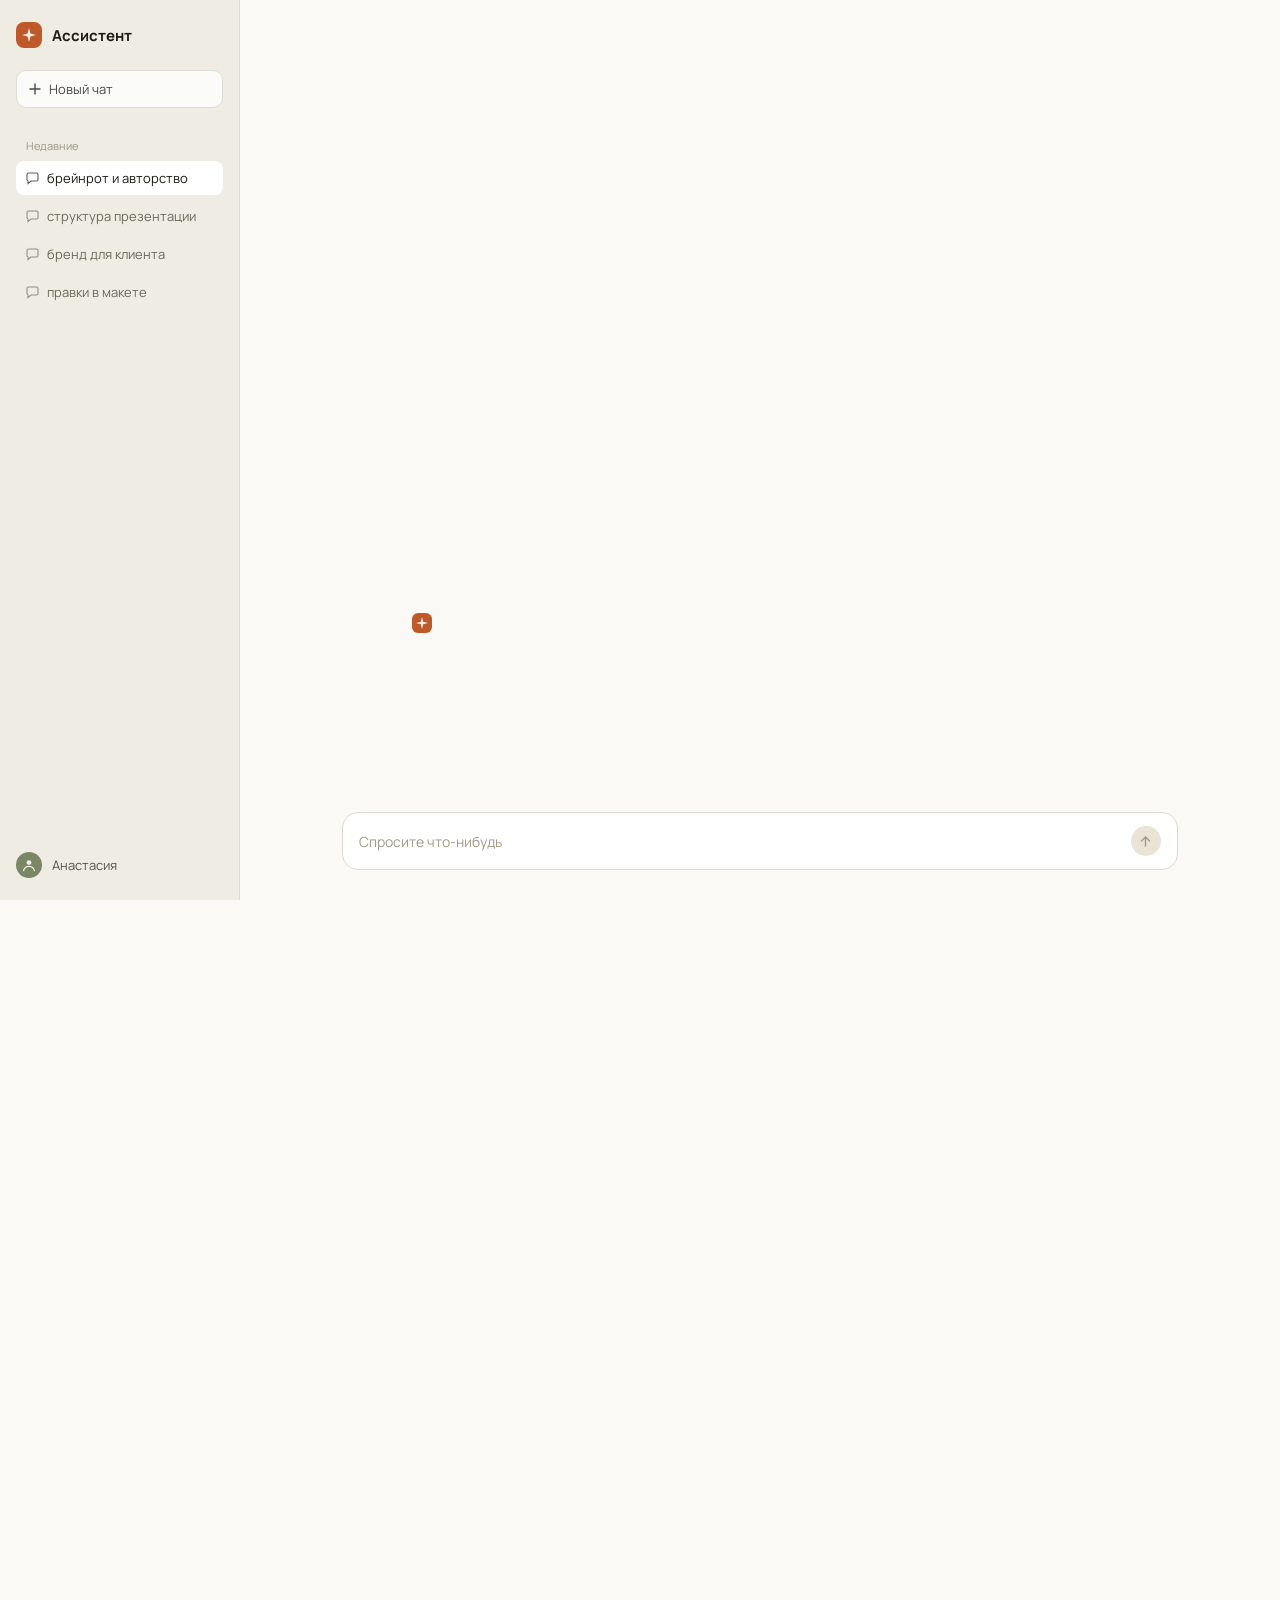
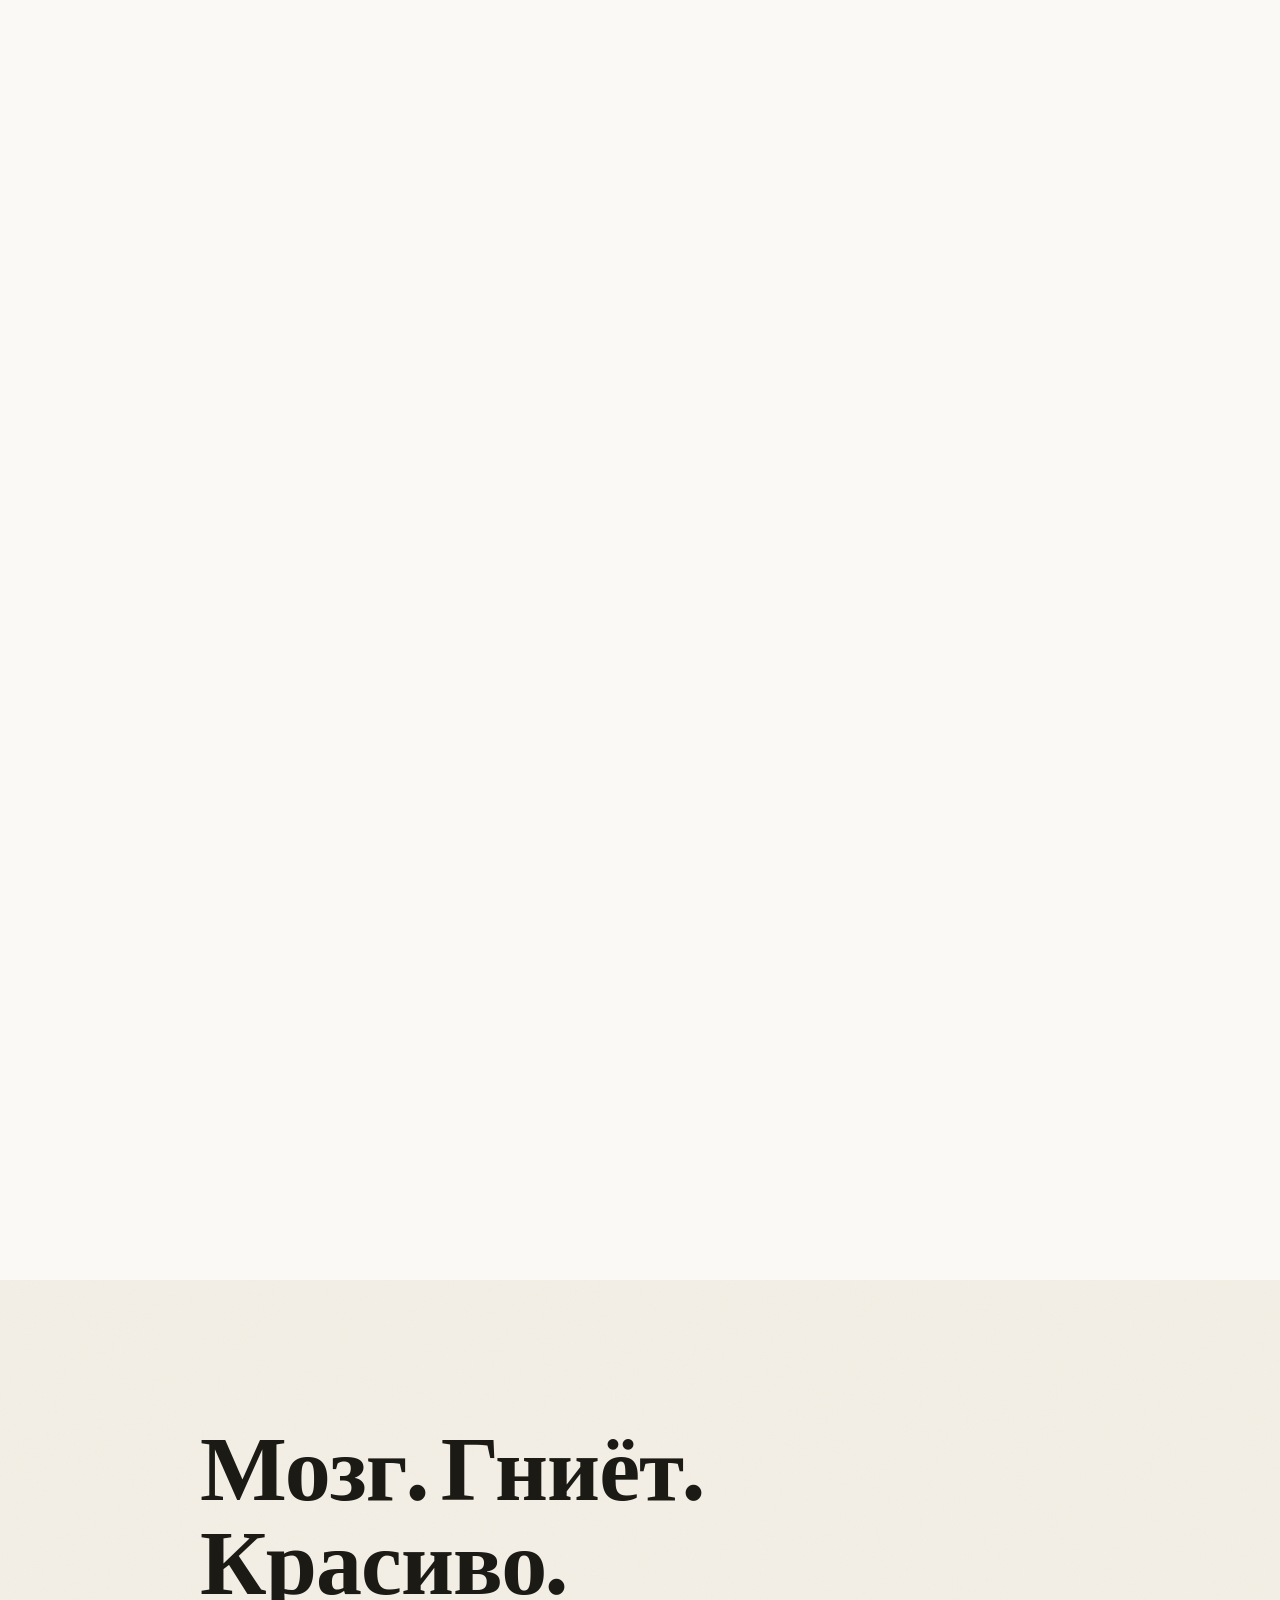
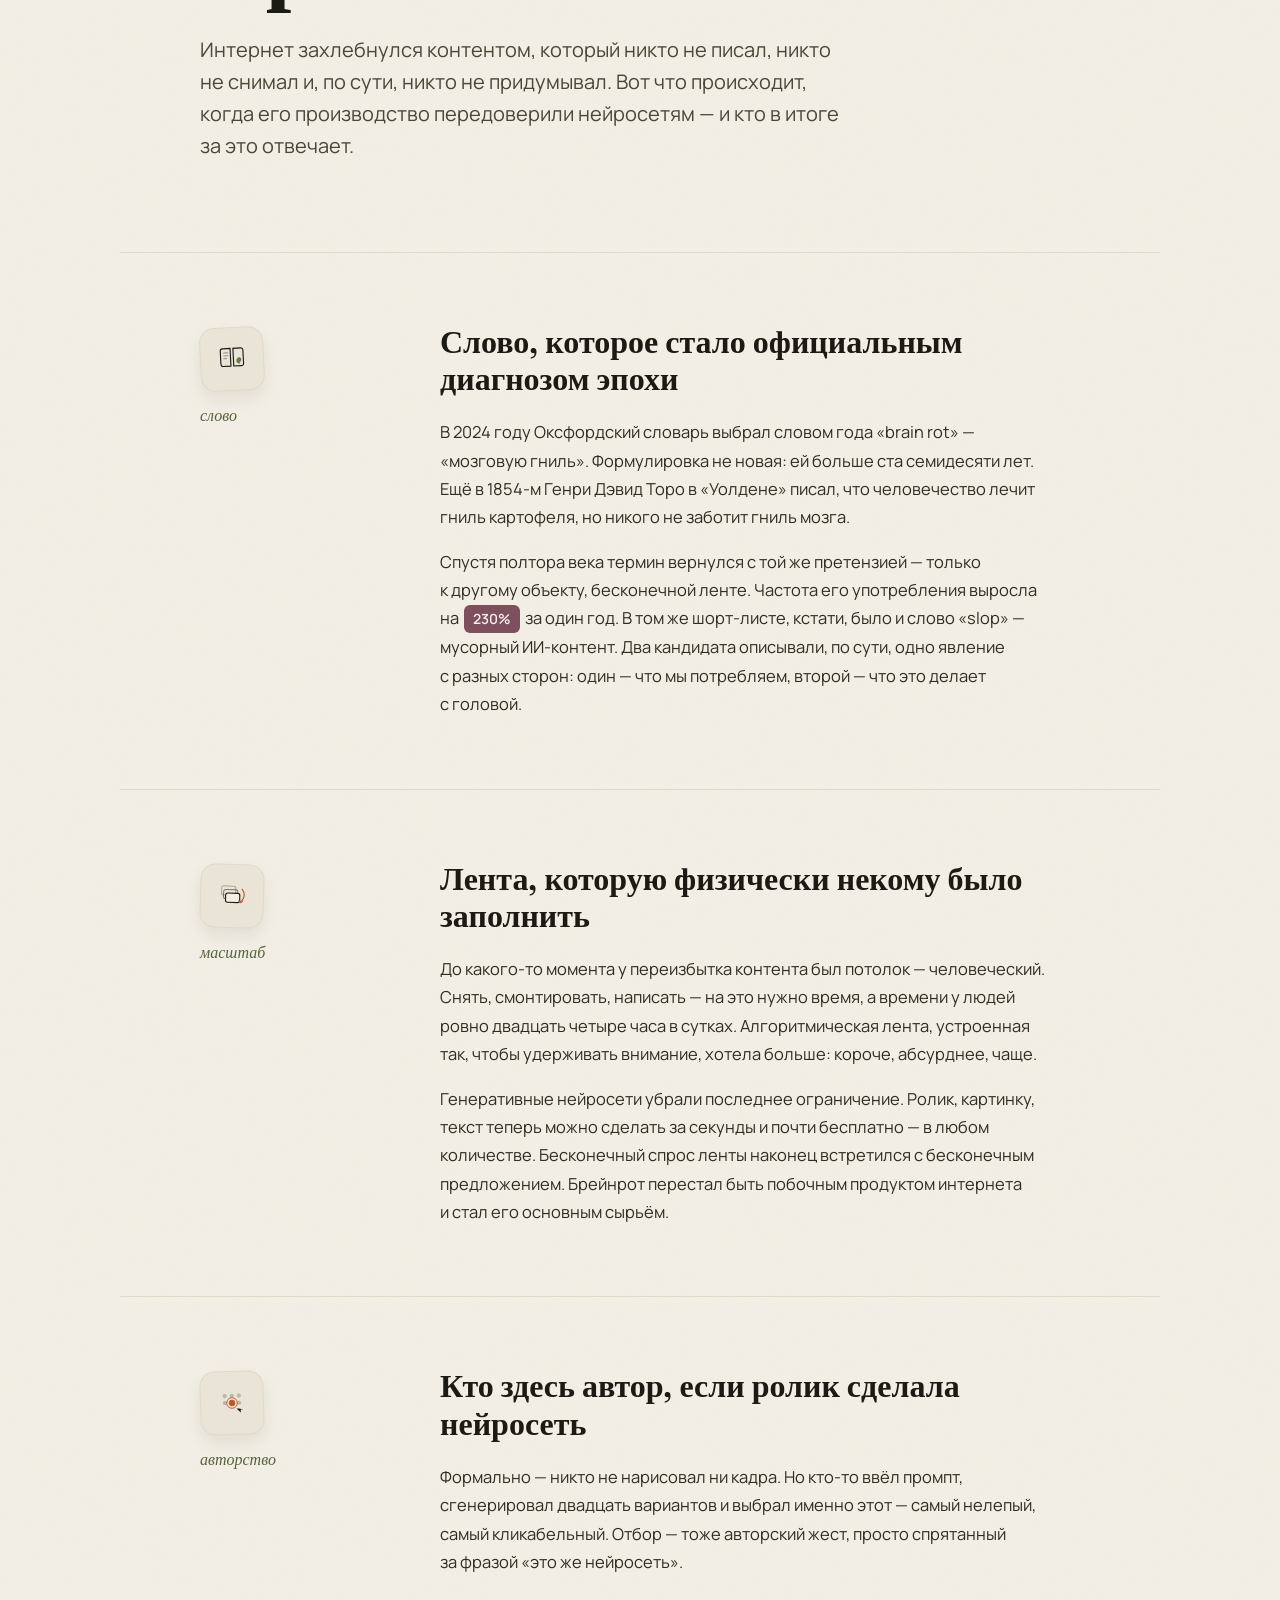
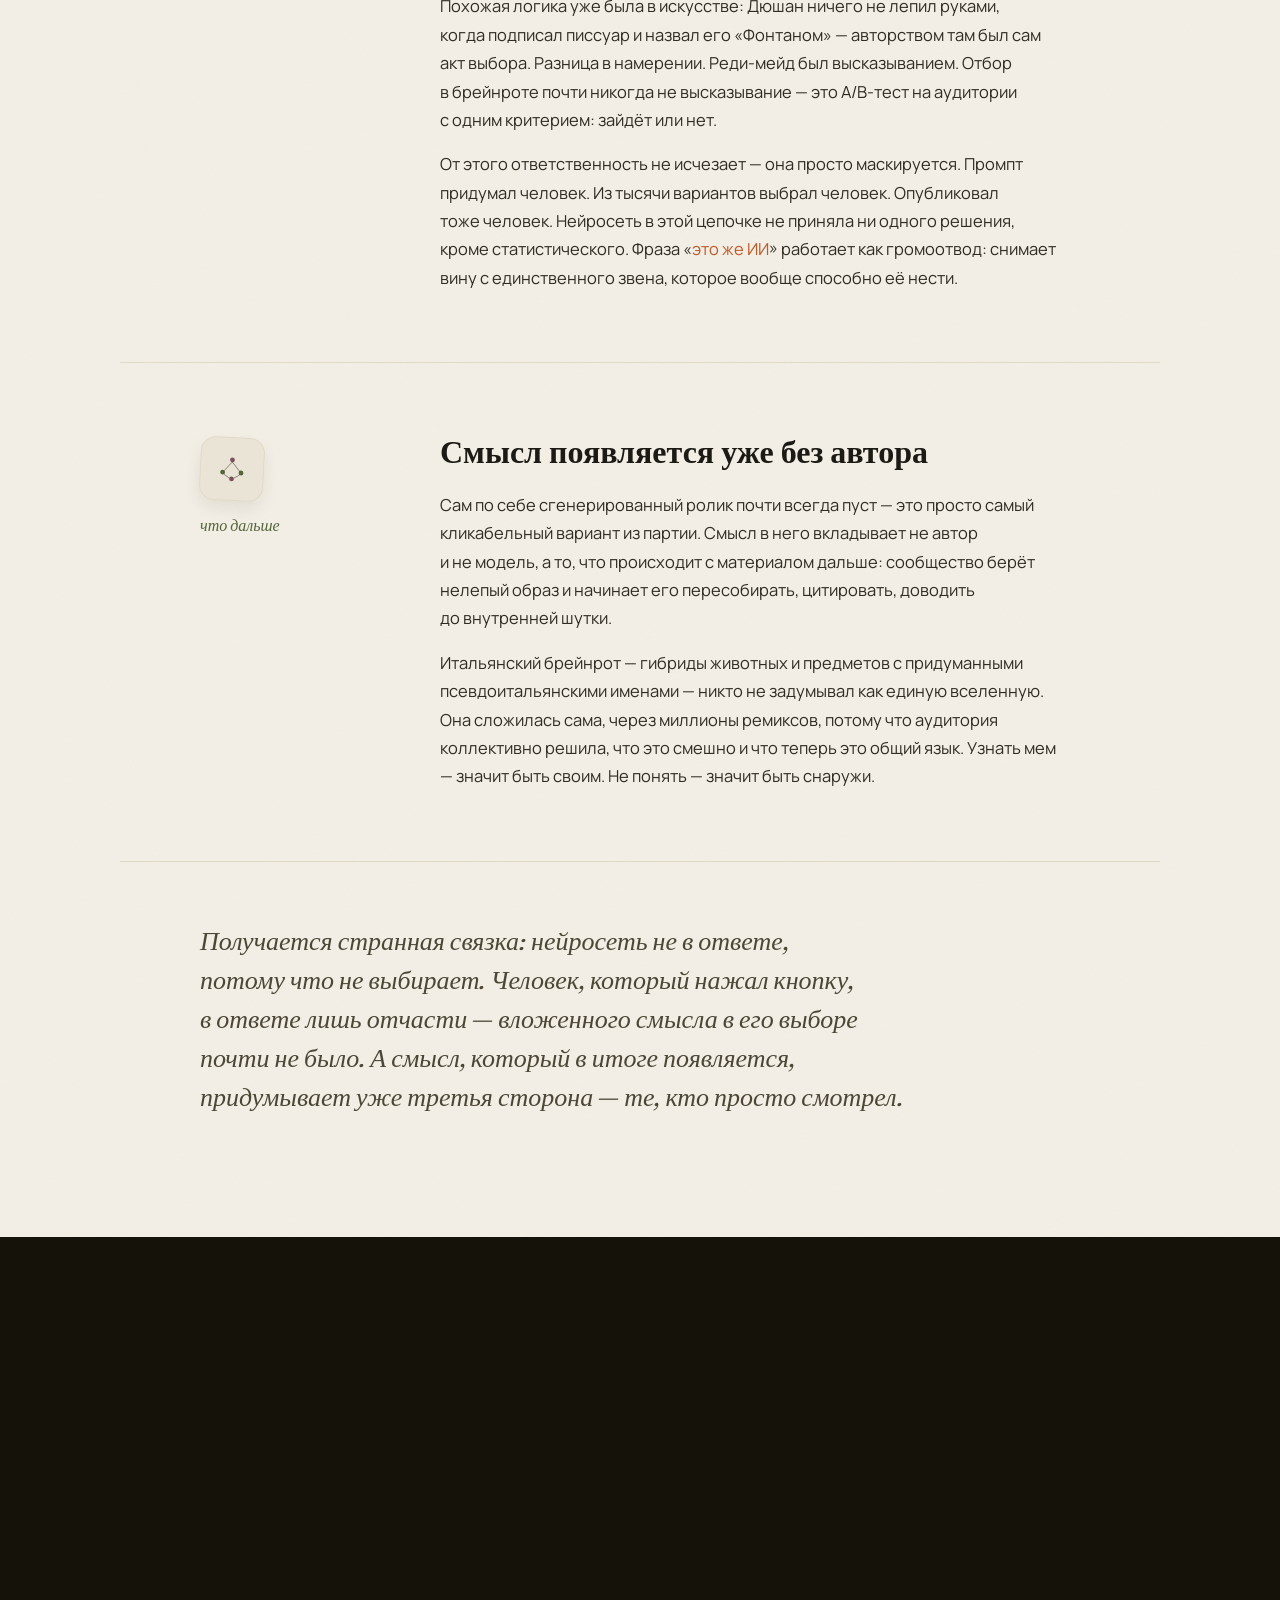
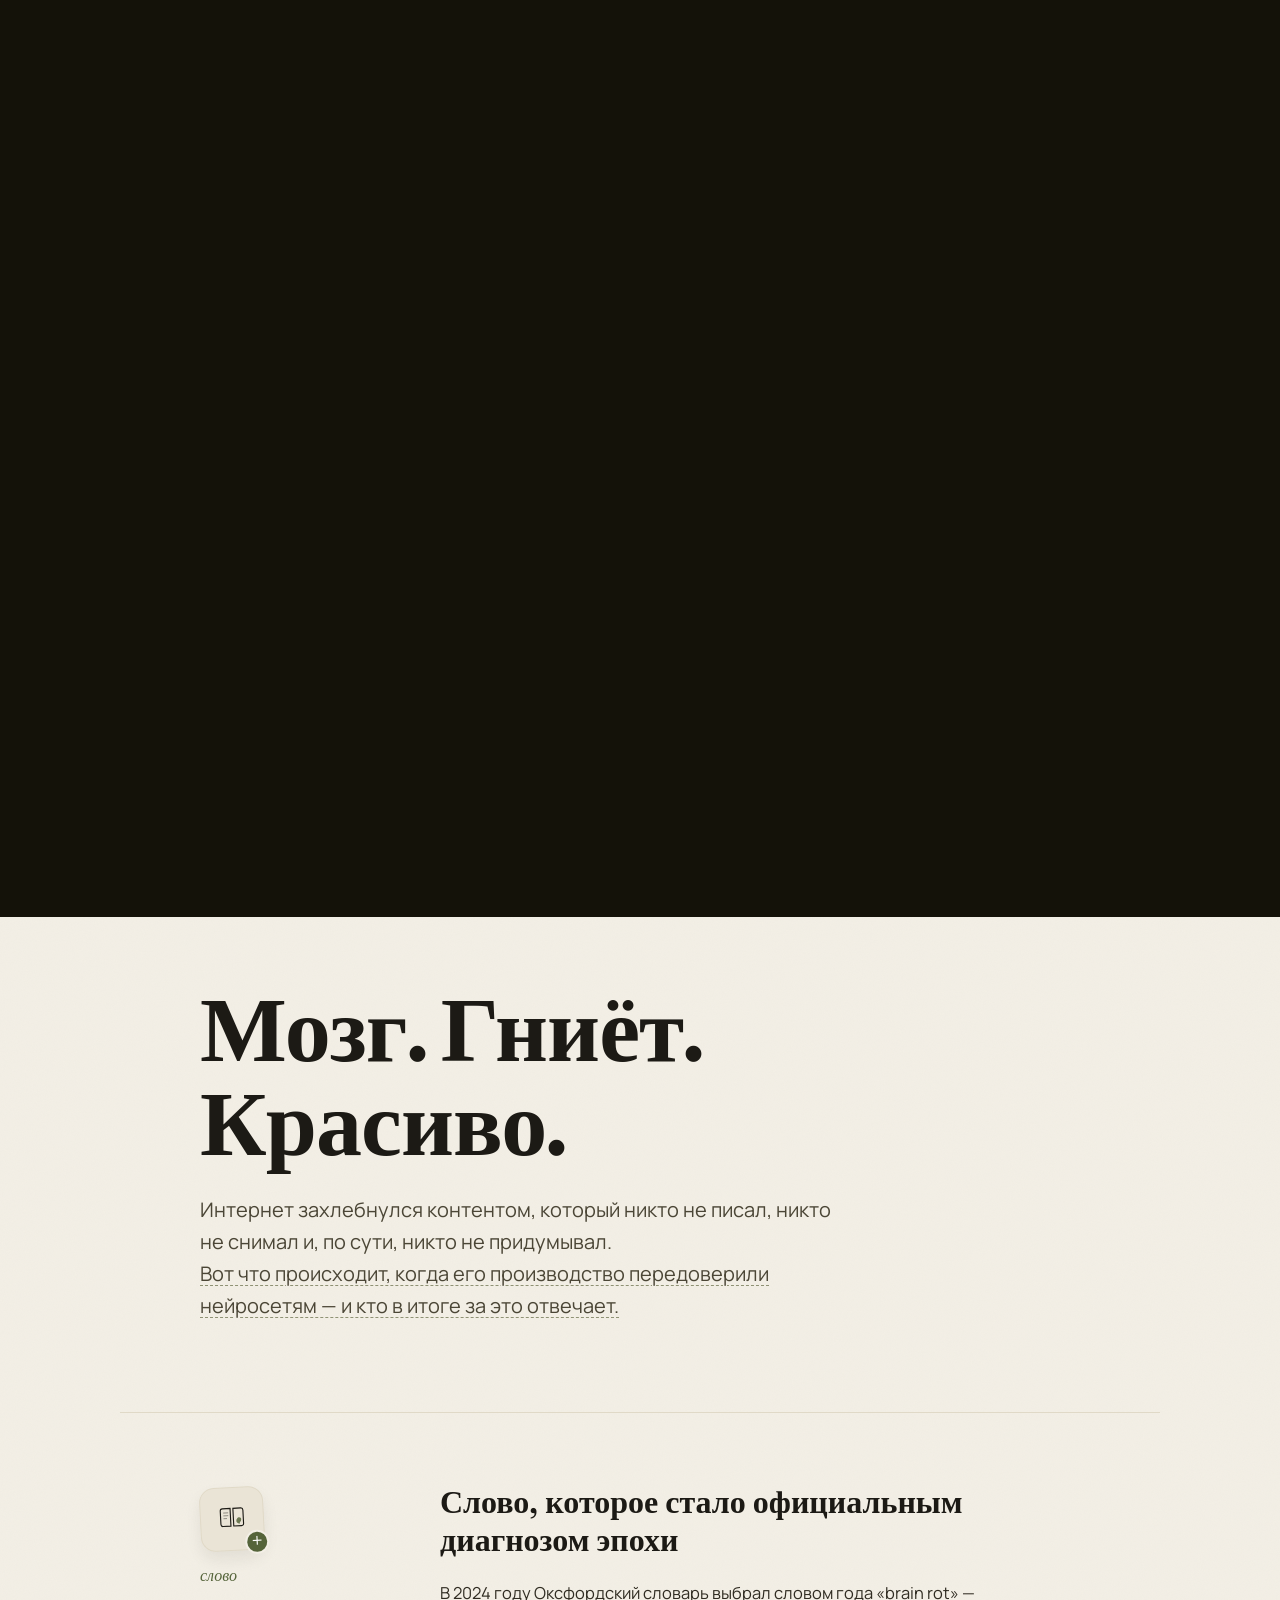
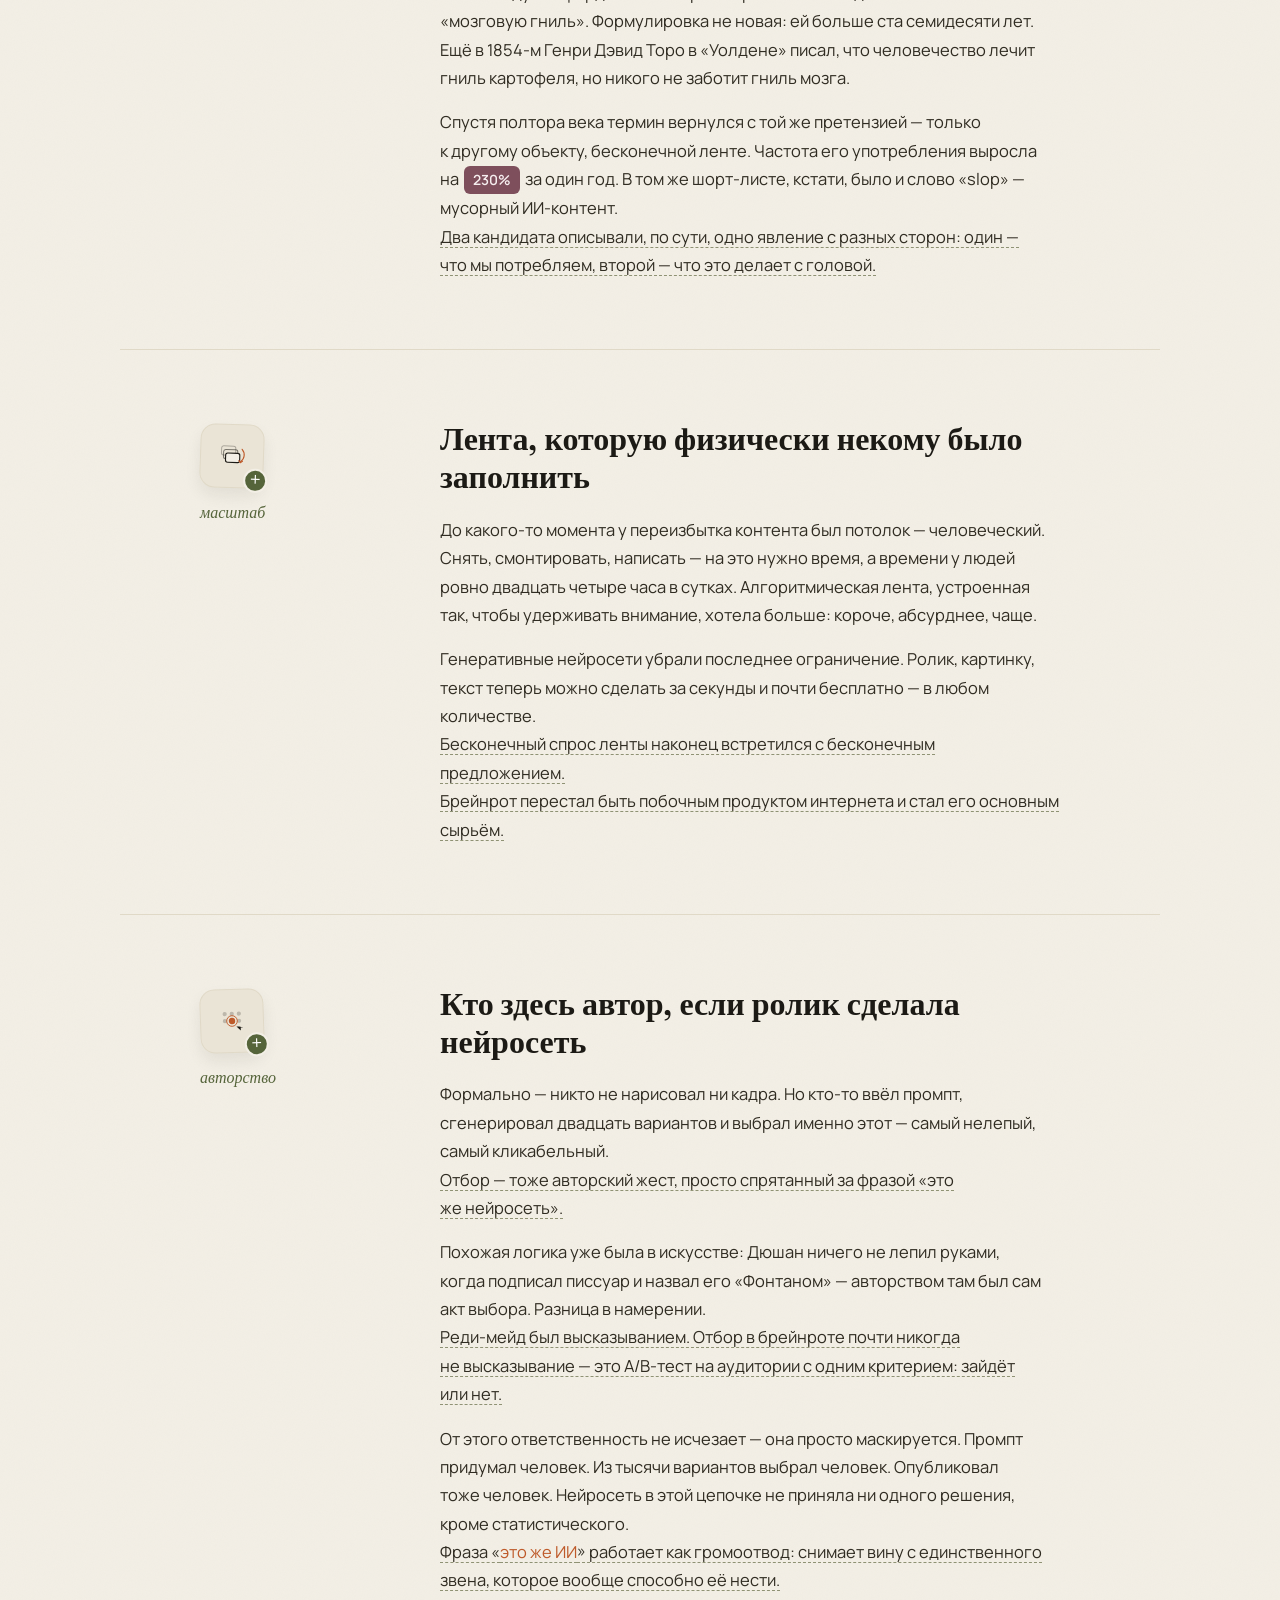
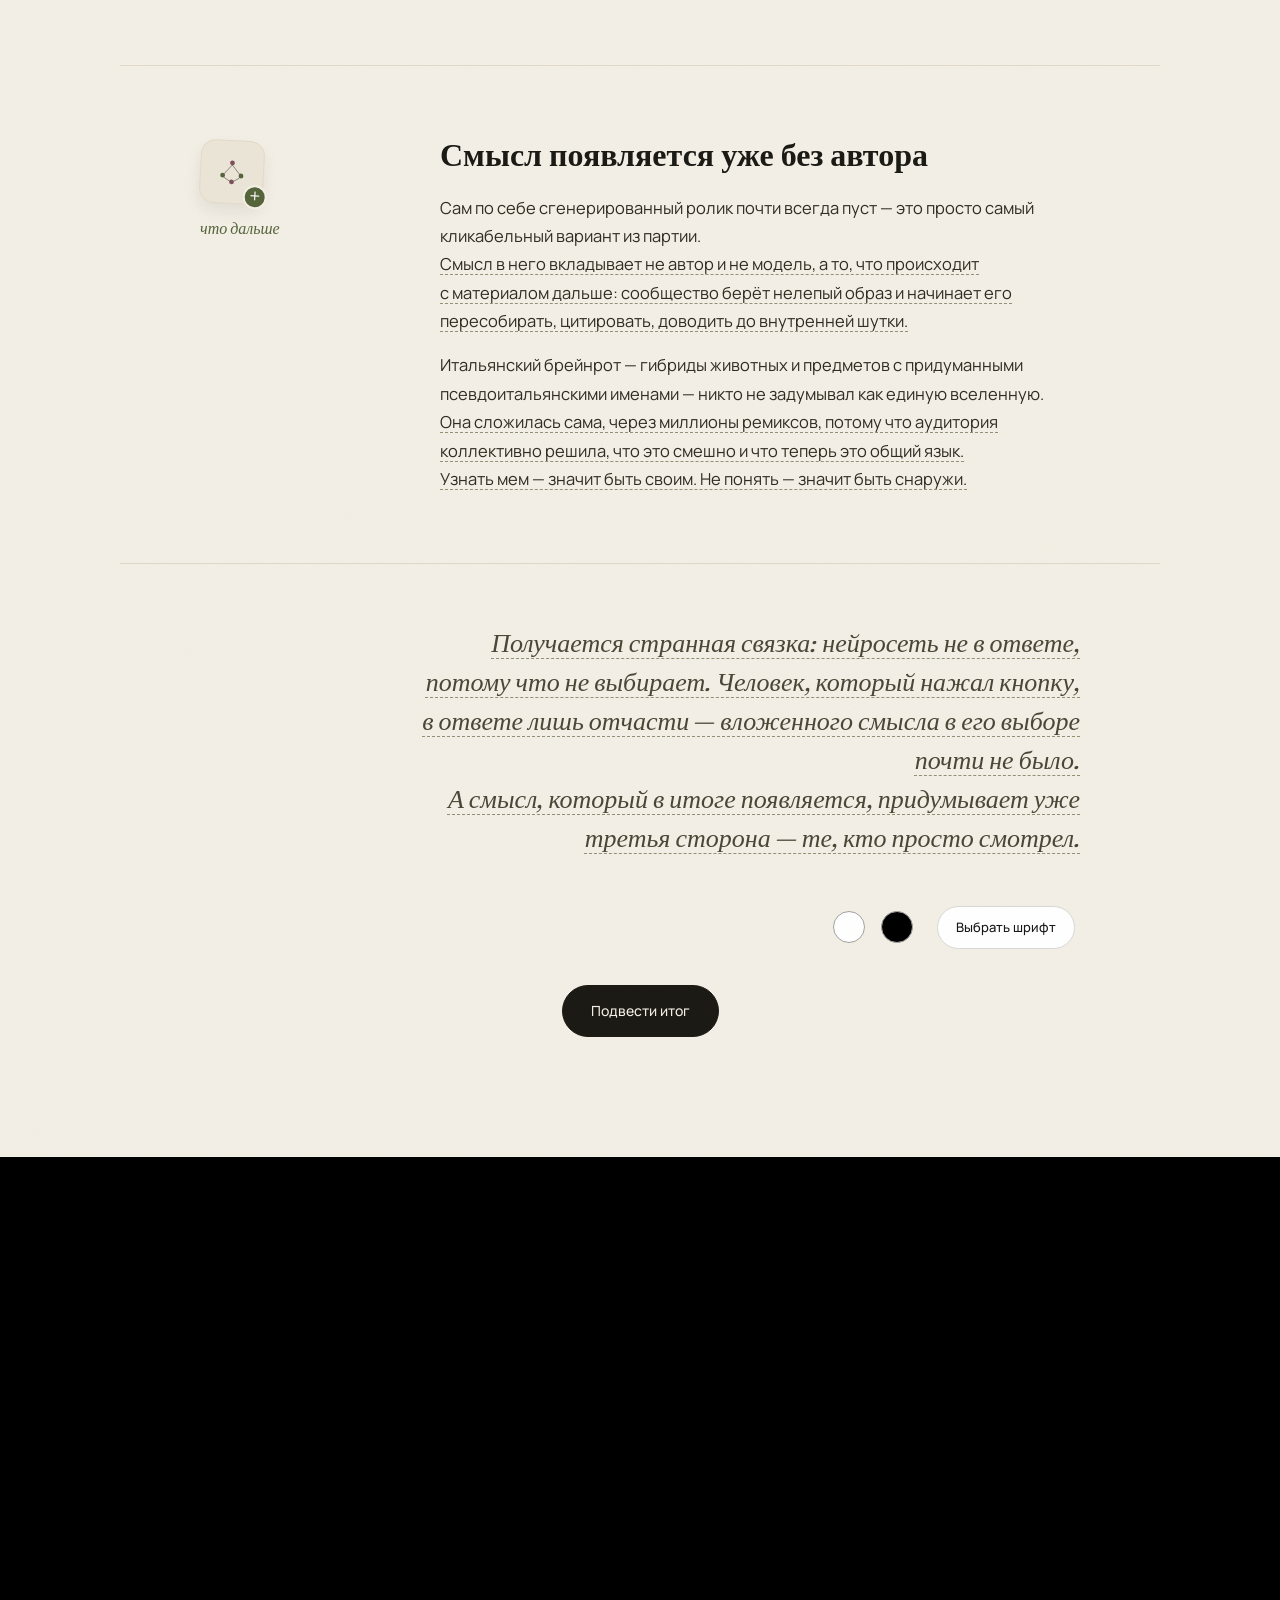
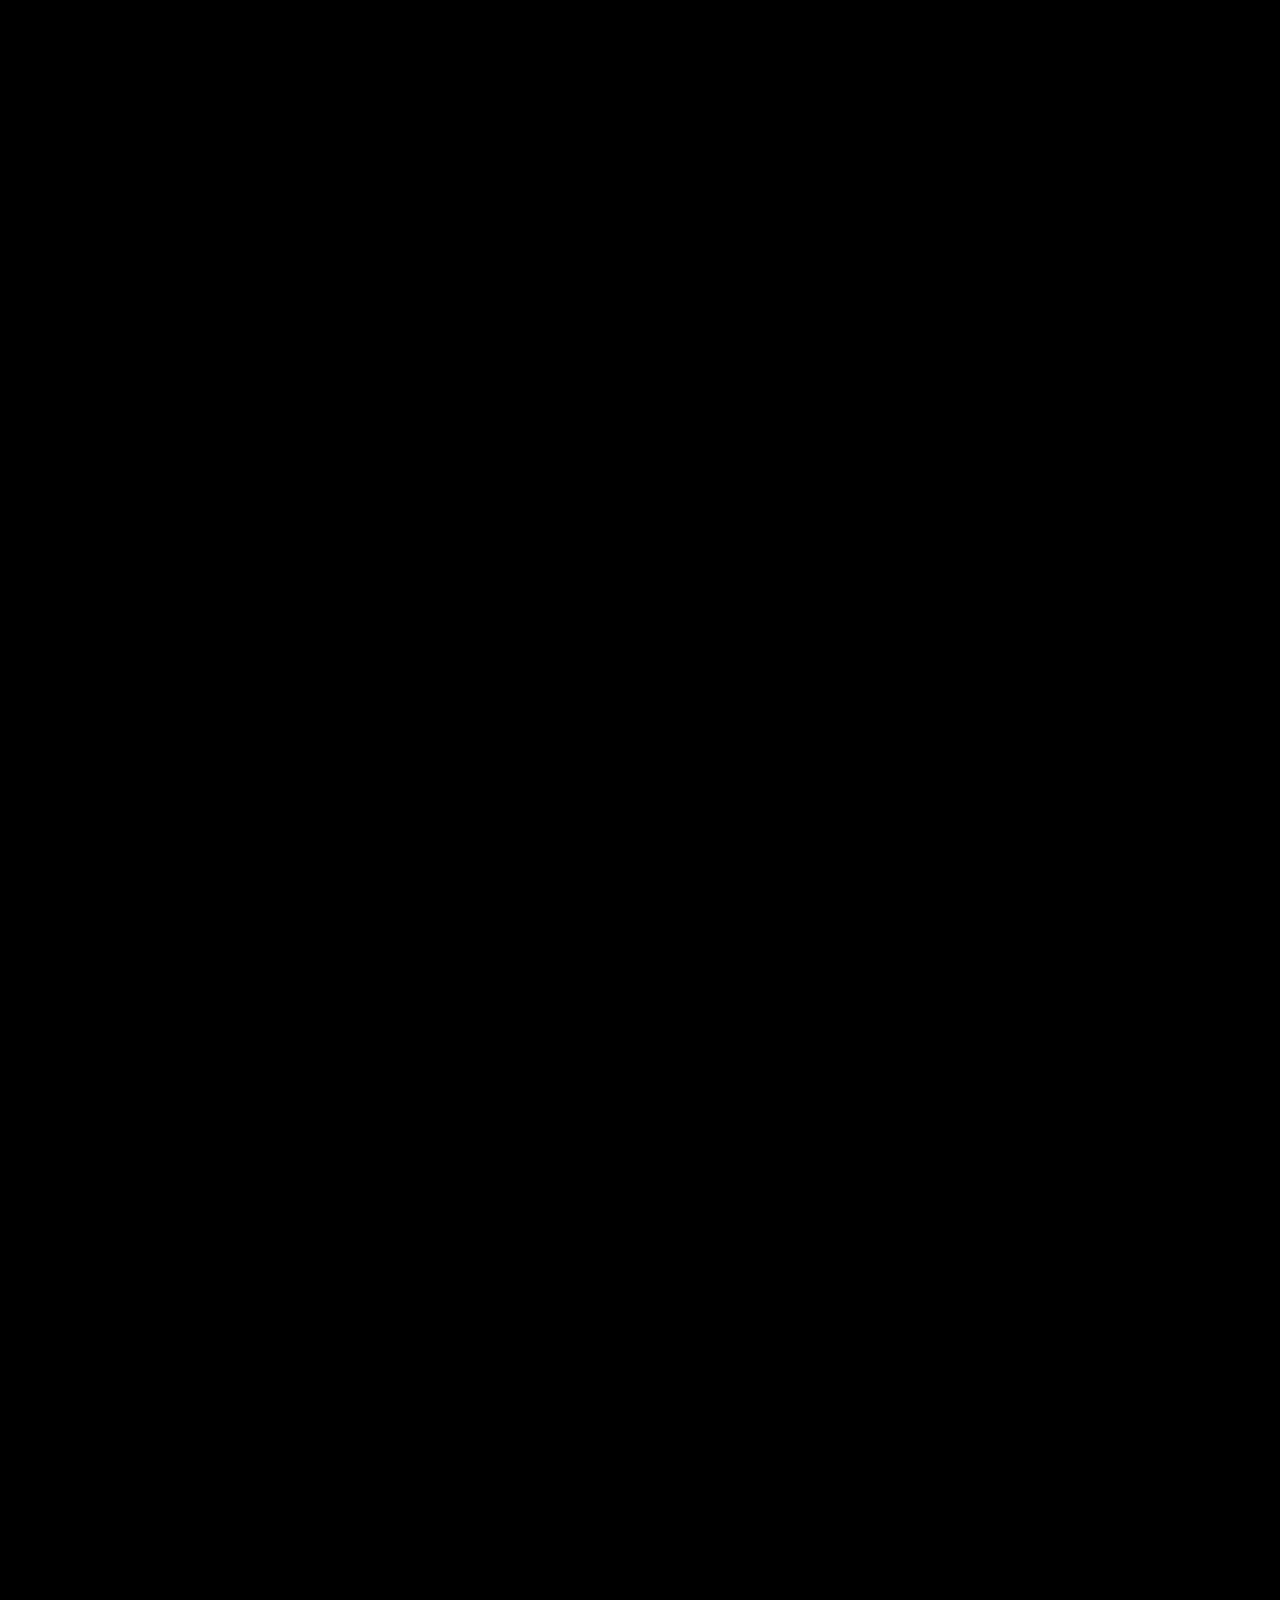
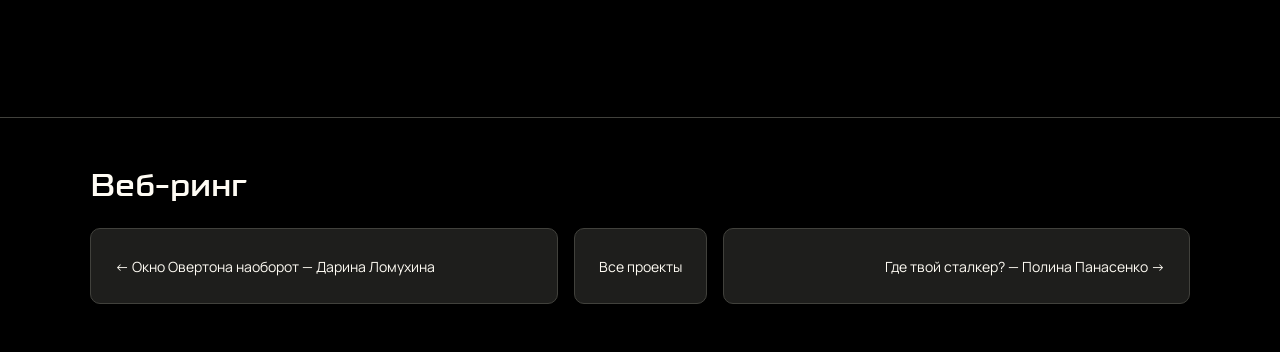
<file: brainrot-longread.html>
<!DOCTYPE html>
<html lang="ru">
<head>
<meta charset="UTF-8">
<meta name="viewport" content="width=device-width, initial-scale=1, viewport-fit=cover">
<title>Мозг. Гниёт. Красиво.</title>
<link rel="icon" type="image/svg+xml" sizes="any" href="assets/favicon.svg?v=1">
<script src="assets/reading-session.js?v=nbsp-ce91ad1b"></script>
<link rel="preconnect" href="https://fonts.googleapis.com">
<link rel="preconnect" href="https://fonts.gstatic.com" crossorigin>
<link href="https://fonts.googleapis.com/css2?family=Fraunces:ital,opsz,wght@0,9..144,400;0,9..144,560;0,9..144,680;1,9..144,500&family=Manrope:wght@400;500;600;700&display=swap" rel="stylesheet">
<style>
  :root{
    color-scheme: light;
    --porcelain:#F3EFE6;
    --porcelain-dim:#EAE4D6;
    --ink:#1C1A15;
    --mold:#55643A;
    --bruise:#7E4F5C;
    --rot:#BE5A2A;
    --chat-bg:#FAF9F6;
    --chat-sidebar:#EFECE4;
    --chat-border:#DEDACF;
    --chat-text:#242119;

    padding-top: env(safe-area-inset-top, 0px);
    padding-bottom: env(safe-area-inset-bottom, 0px);
  }
  html{ scroll-padding-top: env(safe-area-inset-top, 0px); }
  *{ box-sizing: border-box; }
  html,body{ margin:0; padding:0; }
  body{
    font-family:'Manrope', system-ui, sans-serif;
    background: var(--chat-bg);
    color: var(--chat-text);
    -webkit-font-smoothing: antialiased;
    overflow-x: hidden;
  }
  h1,h2{ font-family:'Fraunces', Georgia, serif; margin:0; }
  p{ margin:0; }
  ::selection{ background: var(--rot); color: var(--porcelain); }

  @media (prefers-reduced-motion: reduce){
    *{ animation-duration: 0.001ms !important; transition-duration: 0.001ms !important; }
  }

  /* ---------------- SECTION 1 — CHAT (scroll-scrubbed) ---------------- */
  #chat{
    position: relative;
    height: 320vh;
  }
  .chat-sticky{
    position: sticky;
    top: 0;
    height: 100svh;
    display:flex;
    background: var(--chat-bg);
    overflow: hidden;
  }
  body.reduced-motion #chat{ height: 100svh; }
  body.reduced-motion .chat-sticky{ position: static; height: 100%; }
  .sidebar{
    width: 240px;
    flex-shrink:0;
    background: var(--chat-sidebar);
    border-right: 1px solid var(--chat-border);
    padding: 22px 16px;
    display:flex;
    flex-direction: column;
    gap: 22px;
  }
  .brand{
    display:flex;
    align-items:center;
    gap:10px;
    font-weight:700;
    font-size: 15px;
    color: var(--ink);
  }
  .brand-mark{
    width:26px; height:26px;
    border-radius: 8px;
    background: var(--rot);
    flex-shrink:0;
    display:flex;
    align-items:center;
    justify-content:center;
  }
  .new-chat{
    display:flex;
    align-items:center;
    gap:8px;
    font-size: 13px;
    padding: 9px 12px;
    border-radius: 10px;
    border: 1px solid var(--chat-border);
    background: #fff;
    color: var(--chat-text);
    opacity: .8;
  }
  .history{
    display:flex; flex-direction:column; gap:4px;
    margin-top: 4px;
  }
  .history-label{
    font-size: 11px;
    color: #9C9585;
    padding: 4px 10px;
  }
  .history-item{
    display:flex;
    align-items:center;
    gap:8px;
    font-size: 13px;
    color: #6E6858;
    padding: 8px 10px;
    border-radius: 8px;
    white-space: nowrap;
    overflow:hidden;
    text-overflow: ellipsis;
  }
  .history-item .hist-ico{ flex-shrink:0; opacity:.7; }
  .history-item.active{
    background: #fff;
    color: var(--ink);
  }
  .sidebar-foot{
    margin-top: auto;
    display:flex; align-items:center; gap:10px;
    font-size: 13px;
    color: var(--chat-text);
    opacity:.75;
  }
  .avatar{
    width:26px; height:26px;
    border-radius:50%;
    background: var(--mold);
    display:flex;
    align-items:center;
    justify-content:center;
    flex-shrink:0;
  }

  .chat-main{
    flex:1;
    display:flex;
    flex-direction:column;
    min-width:0;
    min-height:0;
  }
  .chat-scroll{
    flex:1;
    min-height:0;
    overflow-y:auto;
    display:flex;
    flex-direction:column;
    justify-content:flex-end;
    gap: 28px;
    padding: 40px clamp(20px, 8vw, 140px);
    max-width: 900px;
    width:100%;
    margin: 0 auto;
  }
  .msg{ display:flex; }
  .msg.user{
    justify-content:flex-end;
    opacity: 0;
    transform: translateY(10px);
  }
  .msg.assistant{ justify-content:flex-start; }
  .bubble{
    max-width: 75%;
    padding: 13px 18px;
    border-radius: 18px;
    background: #fff;
    border: 1px solid var(--chat-border);
    font-size: 15.5px;
    line-height: 1.5;
  }
  .msg.user .bubble{
    background: var(--ink);
    color: var(--porcelain);
    border-color: var(--ink);
    border-bottom-right-radius: 4px;
  }
  .assistant-block{
    max-width: 620px;
    font-size: 15.5px;
    line-height: 1.65;
    color: var(--chat-text);
  }
  .assistant-mark{
    width:20px;height:20px;
    border-radius:6px;
    background: var(--rot);
    display:inline-flex;
    align-items:center;
    justify-content:center;
    margin-bottom:10px;
  }
  .typing-cursor{
    display:inline-block;
    width: 2px;
    height: 1em;
    background: currentColor;
    vertical-align: -0.15em;
    margin-left: 1px;
    animation: blink 1s step-end infinite;
  }
  @keyframes blink{ 50%{ opacity:0; } }

  .cta-card{
    margin-top: 18px;
    display:flex;
    align-items:center;
    justify-content:space-between;
    gap: 16px;
    padding: 18px 20px;
    border-radius: 14px;
    border: 1px solid var(--chat-border);
    background: linear-gradient(135deg, #fff, var(--porcelain-dim));
    opacity: 0;
    transform: translateY(6px);
    transition: border-color .2s ease, box-shadow .2s ease;
    cursor: pointer;
  }
  .cta-card.clicking{
    border-color: var(--rot);
    box-shadow: 0 0 0 3px rgba(190,90,42,0.18);
  }
  .cta-title{
    font-family:'Fraunces', serif;
    font-size: 19px;
    font-weight: 600;
    color: var(--ink);
  }
  .cta-sub{
    font-size: 12.5px;
    color:#847C6C;
    margin-top: 3px;
  }
  .cta-arrow{
    display:flex;
    align-items:center;
    color: var(--rot);
    flex-shrink:0;
  }

  .chat-inputbar-wrap{
    flex-shrink: 0;
    padding: 18px clamp(20px, 8vw, 140px) 30px;
  }
  .chat-inputbar{
    max-width: 900px;
    margin: 0 auto;
    display:flex;
    align-items:center;
    gap: 10px;
    padding: 13px 16px;
    border-radius: 16px;
    border: 1px solid var(--chat-border);
    background: #fff;
    font-size: 14px;
    transition: border-color .3s ease, box-shadow .3s ease;
  }
  .chat-inputbar.focused{
    border-color: #C9C2AD;
    box-shadow: 0 0 0 3px rgba(190,90,42,0.08);
  }
  .input-field{
    position: relative;
    flex: 1;
    min-width: 0;
    min-height: 1.4em;
    display: flex;
    align-items: center;
  }
  .input-placeholder{
    position: absolute;
    left: 0; top: 50%;
    transform: translateY(-50%);
    color:#A39B87;
    white-space: nowrap;
    pointer-events: none;
  }
  .input-typed{ color: var(--chat-text); white-space: pre-wrap; }
  .send-dot{
    margin-left:auto;
    width: 30px; height:30px;
    border-radius: 50%;
    background: var(--porcelain-dim);
    flex-shrink:0;
    display:flex;
    align-items:center;
    justify-content:center;
    color: #A39B87;
    transition: background .25s ease, transform .25s ease, color .25s ease;
  }
  .send-dot.active{
    background: var(--rot);
    color: #fff;
    transform: scale(1.12);
  }

  .fake-cursor{
    position: fixed;
    left: 50%; top: 50%;
    width: 16px; height:16px;
    transform: translate(-50%,-50%);
    pointer-events:none;
    opacity: 0;
    z-index: 50;
    transition: opacity .25s ease;
  }
  .fake-cursor svg{ display:block; filter: drop-shadow(0 2px 3px rgba(0,0,0,.25)); }
  .fake-cursor.show{ opacity: 1; }
  .fake-cursor .ring{
    position:absolute; left:50%; top:50%;
    width: 16px; height:16px;
    transform: translate(-50%,-50%);
    border-radius:50%;
    border: 2px solid var(--rot);
    opacity:0;
  }
  .fake-cursor.pulse .ring{
    animation: pulse-ring .5s ease-out;
  }
  @keyframes pulse-ring{
    0%{ opacity:.9; transform: translate(-50%,-50%) scale(0.4); }
    100%{ opacity:0; transform: translate(-50%,-50%) scale(2.6); }
  }

  @media (max-width: 760px){
    .sidebar{ display:none; }
    .bubble{ max-width: 88%; }
  }

  /* ---------------- SECTION 1.5 — VERDICT (scroll-scrubbed, black) ---------------- */
  html{scroll-behavior:smooth;}
  @media(prefers-reduced-motion:reduce){html{scroll-behavior:auto;}}
  #verdict,#conclusion{
    position: relative;
    height: 320vh;
    background: var(--rot-black);
  }
  :root{ --rot-black:#141209; }
  #conclusion{height:240vh;background:#000;}
  #conclusion .verdict-sticky{background:#000;}
  body.reduced-motion #verdict,body.reduced-motion #conclusion{height:auto;}
  .verdict-sticky{
    position: sticky;
    top: 0;
    height: 100svh;
    display:flex;
    align-items:center;
    background: var(--rot-black);
    overflow:hidden;
  }
  body.reduced-motion .verdict-sticky{ position: static; height:auto; padding: 100px 0; }
  .verdict-lines{
    width:calc(100% - 48px);
    max-width:1040px;
    min-height:180px;
    margin:0 auto;
    padding:0;
    display:grid;
    align-items:center;
    justify-items:center;
    text-align:center;
  }
  .v-line{
    grid-area:1 / 1;
    width:100%;
    margin:0;
    font-family:'Manrope',Arial,sans-serif;
    font-size:clamp(14px,1.35vw,17px);
    font-weight:400;
    font-style:normal;
    line-height:1.55;
    color:#FFFCF4;
    opacity:0;
    transform:none;
    will-change:opacity;
  }
  #vline1,#vline4,#conclusion .v-line--lead{
    font-size:clamp(21px,2.3vw,30px);
    line-height:1.35;
  }

  .verdict-lines .v-key{color:inherit;}
  body.reduced-motion .verdict-lines{display:flex;flex-direction:column;gap:28px;}
  body.reduced-motion .v-line{opacity:1;transform:none;}
  @media(max-width:600px){
    .verdict-lines{width:calc(100% - 40px);min-height:180px;}
    .v-line{font-size:14px;line-height:1.5;}
    #vline1,#vline4,#conclusion .v-line--lead{font-size:22px;}
  }

  /* ---------------- SECTION 2 — REVEAL ---------------- */
  #reveal{
    position: relative;
    background: var(--porcelain);
    color: var(--ink);
    overflow:hidden;
  }
  .grain-layer{
    position:absolute; inset:0;
    pointer-events:none;
    opacity: .5;
    mix-blend-mode: multiply;
  }
  .reveal-hero{
    position:relative;
    padding: min(18vh,140px) clamp(24px,7vw,80px) 90px;
    max-width: 1040px;
    margin: 0 auto;
  }
  .hero-title{
    font-size: clamp(42px, 8vw, 92px);
    font-weight: 680;
    line-height: 1.02;
    letter-spacing: -0.01em;
  }
  .hero-dek{
    margin-top: 26px;
    max-width: 640px;
    font-size: clamp(17px, 2vw, 20px);
    line-height: 1.6;
    color: #4B4636;
  }

  .reveal-section{
    position: relative;
    padding: 70px clamp(24px,7vw,80px);
    max-width: 1040px;
    margin: 0 auto;
    display:grid;
    grid-template-columns: 200px 1fr;
    gap: 40px;
    border-top: 1px solid #E0D9C7;
  }
  .section-label{
    display:flex;
    flex-direction:column;
    align-items:flex-start;
    gap:14px;
    font-family:'Fraunces', serif;
    font-style: italic;
    font-size: 16px;
    color: var(--mold);
    padding-top: 4px;
  }
  .label-icon{
    width:64px; height:64px;
    border-radius:15px;
    background: var(--porcelain-dim);
    border: 1px solid #E0D9C7;
    display:flex; align-items:center; justify-content:center;
    box-shadow: 0 8px 16px rgba(28,26,21,0.07);
  }
  .label-icon svg{ width:34px; height:34px; }
  .label-icon.rot-a{ transform: rotate(-3deg); }
  .label-icon.rot-b{ transform: rotate(2deg); }
  .label-icon.rot-c{ transform: rotate(-2deg); }
  .label-icon.rot-d{ transform: rotate(3deg); }
  .section-body{ max-width: 62ch; }
  .section-body h2{
    font-size: clamp(24px, 3.4vw, 32px);
    font-weight: 600;
    line-height: 1.18;
    margin-bottom: 20px;
  }
  .section-body p{
    font-size: 16.5px;
    line-height: 1.72;
    color: #302C22;
    margin-bottom: 16px;
  }
  .section-body p:last-child{ margin-bottom:0; }
  .accent{ color: var(--rot); }
  .stat-chip{
    display:inline-block;
    background: var(--bruise);
    color: #F6EEEF;
    font-size: 14px;
    font-weight: 600;
    padding: 2px 9px;
    border-radius: 6px;
    margin: 0 2px;
  }

  @media (max-width: 720px){
    .reveal-section{ grid-template-columns: 1fr; gap: 10px; }
    .section-label{ padding-top:0; }
  }

  .reveal-foot{
    padding: 60px clamp(24px,7vw,80px) 120px;
    max-width: 1040px; margin:0 auto;
    border-top: 1px solid #E0D9C7;
  }
  .reveal-foot p{
    font-family:'Fraunces', serif;
    font-style: italic;
    font-size: clamp(20px,2.6vw,26px);
    line-height: 1.5;
    color: #4B4636;
    max-width: 720px;
  }

  /* The second article keeps the original layout; only marked phrases change. */
  #interactive{ position:relative; background:var(--porcelain); color:var(--ink); }
  #interactive .reveal-hero{ padding-top:64px; }
  .editable-fragment{ display:inline; appearance:none; padding:0; margin:0; border:0; border-radius:2px; background:transparent; color:inherit; font:inherit; letter-spacing:inherit; text-align:inherit; cursor:pointer; text-decoration-line:underline; text-decoration-style:dashed; text-decoration-color:#8F9274; text-decoration-thickness:1px; text-underline-offset:.22em; text-decoration-skip-ink:auto; box-decoration-break:clone; -webkit-box-decoration-break:clone; transition:background .15s; }
  .editable-fragment[data-position]{ background:#55643A0D; text-decoration-color:var(--mold); }
  .editable-fragment:hover,.editable-fragment[aria-expanded="true"]{ background:#E3DFCC; text-decoration-color:var(--mold); }
  button:focus-visible{ outline:2px solid var(--rot); outline-offset:5px; }
  .editor-popover{ position:fixed; z-index:100; left:50%; top:50%; transform:translate(-50%,-50%); width:min(480px,calc(100vw - 32px)); max-height:calc(100dvh - 32px); overflow-y:auto; overscroll-behavior:contain; padding:20px; border:1px solid #D9D1BF; border-radius:16px; background:#FAF8F2; color:var(--ink); box-shadow:0 16px 60px #1C1A1526; }
  .editor-backdrop{ position:fixed; inset:0; z-index:99; background:rgba(28,26,21,.18); -webkit-backdrop-filter:blur(7px); backdrop-filter:blur(7px); }
  .editor-backdrop[hidden],.editor-popover[hidden]{ display:none; }
  body.editor-open{ overflow:hidden; }
  .editor-popover-head{ display:flex; align-items:center; justify-content:space-between; gap:16px; margin-bottom:6px; }
  .editor-popover-head h3{ font-family:'Fraunces',Georgia,serif; font-size:22px; font-weight:500; margin:0; }
  .editor-close{ background:transparent; border:0; padding:6px 10px; font-size:24px; line-height:1; cursor:pointer; color:#615A49; }
  .editor-popover-note{ font-size:12px; color:#766F5E; margin-bottom:16px; }
  .editor-choice{ display:block; width:100%; text-align:left; border:1px solid #E3DDCF; border-radius:10px; padding:13px 14px; margin-top:9px; background:transparent; color:var(--ink); font:inherit; font-size:13px; line-height:1.6; cursor:pointer; }
  .editor-choice:hover{ background:#EFEADD; }
  .editor-choice[aria-pressed="true"]{ background:#EFEADD; border-color:var(--mold); }
  @media(max-width:600px){
    .editor-popover{ width:calc(100vw - 24px); max-height:calc(100dvh - 32px); padding:18px; }
    .editor-choice{ padding:12px; }
  }

</style>
<link rel="stylesheet" href="assets/visuals.css?v=feed-spacing">
<link rel="stylesheet" href="assets/fonts.css?v=evidence-fonts">
<style>
.course-webring { margin:0; padding:48px clamp(24px,7vw,140px); border-top:1px solid #41413c; background:#000; color:#FFFCF4; color-scheme:dark; font:14px/1.5 'Manrope',Arial,sans-serif; }
.course-webring__inner { max-width:1120px; margin:0 auto; }
.course-webring h2 { margin:0 0 24px; color:inherit; font:600 clamp(24px,3vw,32px)/1.2 'Reader Supermolot',Arial,sans-serif; }
.course-webring__nav { display:grid; grid-template-columns:minmax(0,1fr) auto minmax(0,1fr); gap:16px; align-items:stretch; }
.course-webring__nav a { display:flex; align-items:center; min-height:76px; padding:20px 24px; box-sizing:border-box; border:1px solid #41413c; border-radius:10px; background:#1e1e1c; color:inherit; text-decoration:none; overflow-wrap:anywhere; transition:background .18s,border-color .18s; }
.course-webring__nav a:hover { background:#30302c; border-color:#FFFCF4; }
.course-webring__nav a:last-child { justify-content:flex-end; text-align:right; }
.course-webring__nav a:focus-visible { outline:2px solid #FFFCF4; outline-offset:4px; }
.course-webring--entry .course-webring__nav { grid-template-columns:1fr 1fr; }
@media (max-width:720px) {
  .course-webring { padding:32px 24px; }
  .course-webring__nav, .course-webring--entry .course-webring__nav { grid-template-columns:1fr; gap:12px; }
  .course-webring__nav a { min-height:64px; padding:16px 20px; }
  .course-webring__nav a:last-child { justify-content:flex-start; text-align:left; }
}
@media (prefers-reduced-motion:reduce) { .course-webring__nav a { transition:none; } }
</style>
</head>
<body>

<section id="chat">
 <div class="chat-sticky">
  <div class="fake-cursor" id="fakeCursor">
    <div class="ring"></div>
    <svg width="16" height="16" viewBox="0 0 16 16"><path d="M1 1 L1 13.5 L4.6 10.2 L6.9 15 L9 14 L6.8 9.3 L11.3 9.1 Z" fill="#1C1A15" stroke="#F3EFE6" stroke-width="1"/></svg>
  </div>

  <aside class="sidebar">
    <div class="brand">
      <span class="brand-mark">
        <svg width="14" height="14" viewBox="0 0 14 14" fill="none"><path d="M7 0 L8.4 5.6 L14 7 L8.4 8.4 L7 14 L5.6 8.4 L0 7 L5.6 5.6 Z" fill="#F3EFE6"/></svg>
      </span>
      Ассистент
    </div>
    <div class="new-chat">
      <svg width="12" height="12" viewBox="0 0 12 12" fill="none"><path d="M6 1V11M1 6H11" stroke="currentColor" stroke-width="1.4" stroke-linecap="round"/></svg>
      Новый чат
    </div>
    <div class="history">
      <div class="history-label">Недавние</div>
      <div class="history-item active"><svg class="hist-ico" width="13" height="13" viewBox="0 0 13 13" fill="none"><path d="M1 2.5C1 1.7 1.7 1 2.5 1H10.5C11.3 1 12 1.7 12 2.5V7.5C12 8.3 11.3 9 10.5 9H5L2 11.5V9H2.5C1.7 9 1 8.3 1 7.5V2.5Z" stroke="currentColor" stroke-width="1.1"/></svg>брейнрот и авторство</div>
      <div class="history-item"><svg class="hist-ico" width="13" height="13" viewBox="0 0 13 13" fill="none"><path d="M1 2.5C1 1.7 1.7 1 2.5 1H10.5C11.3 1 12 1.7 12 2.5V7.5C12 8.3 11.3 9 10.5 9H5L2 11.5V9H2.5C1.7 9 1 8.3 1 7.5V2.5Z" stroke="currentColor" stroke-width="1.1"/></svg>структура презентации</div>
      <div class="history-item"><svg class="hist-ico" width="13" height="13" viewBox="0 0 13 13" fill="none"><path d="M1 2.5C1 1.7 1.7 1 2.5 1H10.5C11.3 1 12 1.7 12 2.5V7.5C12 8.3 11.3 9 10.5 9H5L2 11.5V9H2.5C1.7 9 1 8.3 1 7.5V2.5Z" stroke="currentColor" stroke-width="1.1"/></svg>бренд для клиента</div>
      <div class="history-item"><svg class="hist-ico" width="13" height="13" viewBox="0 0 13 13" fill="none"><path d="M1 2.5C1 1.7 1.7 1 2.5 1H10.5C11.3 1 12 1.7 12 2.5V7.5C12 8.3 11.3 9 10.5 9H5L2 11.5V9H2.5C1.7 9 1 8.3 1 7.5V2.5Z" stroke="currentColor" stroke-width="1.1"/></svg>правки в макете</div>
    </div>
    <div class="sidebar-foot">
      <span class="avatar">
        <svg width="14" height="14" viewBox="0 0 14 14" fill="none"><circle cx="7" cy="4.6" r="2.4" fill="#F3EFE6"/><path d="M1.6 12.6C2.3 9.8 4.4 8.4 7 8.4C9.6 8.4 11.7 9.8 12.4 12.6" stroke="#F3EFE6" stroke-width="1.3" stroke-linecap="round"/></svg>
      </span>
      Анастасия
    </div>
  </aside>

  <div class="chat-main">
    <div class="chat-scroll">
      <div class="msg user" id="userMsg">
        <div class="bubble"><span id="userText"></span></div>
      </div>

      <div class="msg assistant">
        <div class="assistant-block">
          <span class="assistant-mark">
            <svg width="12" height="12" viewBox="0 0 14 14" fill="none"><path d="M7 0 L8.4 5.6 L14 7 L8.4 8.4 L7 14 L5.6 8.4 L0 7 L5.6 5.6 Z" fill="#F3EFE6"/></svg>
          </span>
          <div><span id="assistantText"></span><span class="typing-cursor" id="assistantCaret" style="display:none;"></span></div>
          <div class="cta-card" id="ctaCard">
            <div>
              <div class="cta-title">Мозг. Гниёт. Красиво.</div>
              <div class="cta-sub">разбор явления → отбор → ответственность</div>
            </div>
            <div class="cta-arrow">
              <svg width="16" height="16" viewBox="0 0 16 16" fill="none"><path d="M3 8H13M13 8L9 4M13 8L9 12" stroke="currentColor" stroke-width="1.6" stroke-linecap="round" stroke-linejoin="round"/></svg>
            </div>
          </div>
        </div>
      </div>
    </div>

    <div class="chat-inputbar-wrap">
      <div class="chat-inputbar" id="inputBar">
        <div class="input-field">
          <span class="input-placeholder" id="inputPlaceholder">Спросите что-нибудь</span><span class="input-typed" id="inputTyped"></span><span class="typing-cursor" id="inputCaret" style="display:none;"></span>
        </div>
        <span class="send-dot" id="sendDot">
          <svg width="13" height="13" viewBox="0 0 13 13" fill="none"><path d="M6.5 11V2M6.5 2L2.5 6M6.5 2L10.5 6" stroke="currentColor" stroke-width="1.4" stroke-linecap="round" stroke-linejoin="round"/></svg>
        </span>
      </div>
    </div>
  </div>
 </div>
</section>

<section id="reveal">
  <div class="grain-layer">
    <svg width="100%" height="100%">
      <filter id="grainFilter">
        <feTurbulence type="fractalNoise" baseFrequency="0.9" numOctaves="2" stitchTiles="stitch" result="noise"/>
        <feColorMatrix in="noise" type="matrix" values="0 0 0 0 0.33  0 0 0 0 0.39  0 0 0 0 0.23  0 0 0 0.05 0"/>
      </filter>
      <rect width="100%" height="100%" filter="url(#grainFilter)"/>
    </svg>
  </div>

  <div class="reveal-hero">
    <h1 class="hero-title" id="heroTitle">Мозг. Гниёт. Красиво.</h1>
    <p class="hero-dek">Интернет захлебнулся контентом, который никто не писал, никто не снимал и, по сути, никто не придумывал. Вот что происходит, когда его производство передоверили нейросетям — и кто в итоге за это отвечает.</p>
  </div>

  <div class="reveal-section">
    <div class="section-label">
      <div class="label-icon rot-a">
        <svg viewBox="0 0 48 48" fill="none">
          <path d="M8 12C8 10 9 9 11 9H22V34H11C9 34 8 33 8 31Z" stroke="var(--ink)" stroke-width="1.6"/>
          <path d="M40 12C40 10 39 9 37 9H26V34H37C39 34 40 33 40 31Z" stroke="var(--ink)" stroke-width="1.6"/>
          <line x1="12" y1="15" x2="19" y2="15" stroke="var(--ink)" stroke-width="1.2" opacity=".5"/>
          <line x1="12" y1="19" x2="19" y2="19" stroke="var(--ink)" stroke-width="1.2" opacity=".5"/>
          <line x1="12" y1="23" x2="17" y2="23" stroke="var(--ink)" stroke-width="1.2" opacity=".5"/>
          <path d="M31 24c2-3 6-2 6 1s-3 4-3 7c0-2-4-2-4-5s1-2 1-3z" fill="var(--mold)" opacity=".85"/>
        </svg>
      </div>
      слово
    </div>
    <div class="section-body">
      <h2>Слово, которое стало официальным диагнозом эпохи</h2>
      <p>В 2024 году Оксфордский словарь выбрал словом года «brain rot» — «мозговую гниль». Формулировка не новая: ей больше ста семидесяти лет. Ещё в 1854-м Генри Дэвид Торо в «Уолдене» писал, что человечество лечит гниль картофеля, но никого не заботит гниль мозга.</p>
      <p>Спустя полтора века термин вернулся с той же претензией — только к другому объекту, бесконечной ленте. Частота его употребления выросла на <span class="stat-chip">230%</span> за один год. В том же шорт-листе, кстати, было и слово «slop» — мусорный ИИ-контент. Два кандидата описывали, по сути, одно явление с разных сторон: один — что мы потребляем, второй — что это делает с головой.</p>
    </div>
  </div>

  <div class="reveal-section">
    <div class="section-label">
      <div class="label-icon rot-b">
        <svg viewBox="0 0 48 48" fill="none">
          <rect x="9" y="10" width="20" height="13" rx="3" stroke="var(--ink)" stroke-width="1.4" opacity=".3"/>
          <rect x="12" y="15" width="20" height="13" rx="3" stroke="var(--ink)" stroke-width="1.4" opacity=".55"/>
          <rect x="15" y="20" width="20" height="13" rx="3" fill="var(--porcelain)" stroke="var(--ink)" stroke-width="1.6"/>
          <path d="M38 14a12 12 0 0 1 -2 18" stroke="var(--rot)" stroke-width="1.6" stroke-linecap="round" fill="none"/>
          <path d="M34 30l2 3 3-2" stroke="var(--rot)" stroke-width="1.6" stroke-linecap="round" stroke-linejoin="round" fill="none"/>
        </svg>
      </div>
      масштаб
    </div>
    <div class="section-body">
      <h2>Лента, которую физически некому было заполнить</h2>
      <p>До какого-то момента у переизбытка контента был потолок — человеческий. Снять, смонтировать, написать — на это нужно время, а времени у людей ровно двадцать четыре часа в сутках. Алгоритмическая лента, устроенная так, чтобы удерживать внимание, хотела больше: короче, абсурднее, чаще.</p>
      <p>Генеративные нейросети убрали последнее ограничение. Ролик, картинку, текст теперь можно сделать за секунды и почти бесплатно — в любом количестве. Бесконечный спрос ленты наконец встретился с бесконечным предложением. Брейнрот перестал быть побочным продуктом интернета и стал его основным сырьём.</p>
    </div>
  </div>

  <div class="reveal-section">
    <div class="section-label">
      <div class="label-icon rot-c">
        <svg viewBox="0 0 48 48" fill="none">
          <circle cx="14" cy="14" r="3" fill="var(--ink)" opacity=".22"/>
          <circle cx="24" cy="14" r="3" fill="var(--ink)" opacity=".22"/>
          <circle cx="34" cy="14" r="3" fill="var(--ink)" opacity=".22"/>
          <circle cx="14" cy="24" r="3" fill="var(--ink)" opacity=".22"/>
          <circle cx="34" cy="24" r="3" fill="var(--ink)" opacity=".22"/>
          <circle cx="24" cy="24" r="4.5" fill="var(--rot)"/>
          <circle cx="24" cy="24" r="7.5" stroke="var(--rot)" stroke-width="1.3"/>
          <path d="M30 32L36 38L36 33.5L40 33.7L34 32Z" fill="var(--ink)"/>
        </svg>
      </div>
      авторство
    </div>
    <div class="section-body">
      <h2>Кто здесь автор, если ролик сделала нейросеть</h2>
      <p>Формально — никто не нарисовал ни кадра. Но кто-то ввёл промпт, сгенерировал двадцать вариантов и выбрал именно этот — самый нелепый, самый кликабельный. Отбор — тоже авторский жест, просто спрятанный за фразой «это же нейросеть».</p>
      <p>Похожая логика уже была в искусстве: Дюшан ничего не лепил руками, когда подписал писсуар и назвал его «Фонтаном» — авторством там был сам акт выбора. Разница в намерении. Реди-мейд был высказыванием. Отбор в брейнроте почти никогда не высказывание — это A/B-тест на аудитории с одним критерием: зайдёт или нет.</p>
      <p>От этого ответственность не исчезает — она просто маскируется. Промпт придумал человек. Из тысячи вариантов выбрал человек. Опубликовал тоже человек. Нейросеть в этой цепочке не приняла ни одного решения, кроме статистического. Фраза «<span class="accent">это же ИИ</span>» работает как громоотвод: снимает вину с единственного звена, которое вообще способно её нести.</p>
    </div>
  </div>

  <div class="reveal-section">
    <div class="section-label">
      <div class="label-icon rot-d">
        <svg viewBox="0 0 48 48" fill="none">
          <circle cx="24" cy="11" r="3.4" fill="var(--bruise)"/>
          <circle cx="11" cy="29" r="3.4" fill="var(--mold)"/>
          <circle cx="37" cy="29" r="3.4" fill="var(--mold)"/>
          <circle cx="24" cy="38" r="3.4" fill="var(--bruise)"/>
          <path d="M24 14L13 27M24 14L35 27M13 32L21 37M35 32L27 37" stroke="var(--ink)" stroke-width="1.3" opacity=".5"/>
        </svg>
      </div>
      что дальше
    </div>
    <div class="section-body">
      <h2>Смысл появляется уже без автора</h2>
      <p>Сам по себе сгенерированный ролик почти всегда пуст — это просто самый кликабельный вариант из партии. Смысл в него вкладывает не автор и не модель, а то, что происходит с материалом дальше: сообщество берёт нелепый образ и начинает его пересобирать, цитировать, доводить до внутренней шутки.</p>
      <p>Итальянский брейнрот — гибриды животных и предметов с придуманными псевдоитальянскими именами — никто не задумывал как единую вселенную. Она сложилась сама, через миллионы ремиксов, потому что аудитория коллективно решила, что это смешно и что теперь это общий язык. Узнать мем — значит быть своим. Не понять — значит быть снаружи.</p>
    </div>
  </div>

  <div class="reveal-foot">
    <p>Получается странная связка: нейросеть не в ответе, потому что не выбирает. Человек, который нажал кнопку, в ответе лишь отчасти — вложенного смысла в его выборе почти не было. А смысл, который в итоге появляется, придумывает уже третья сторона — те, кто просто смотрел.</p>
  </div>
</section>

<section id="verdict">
  <div class="verdict-sticky">
    <div class="verdict-lines">
      <p class="v-line v-line--lead" id="vline1">То что вы сейчас прочитали — <span class="v-key">это нейрослоп</span></p>
      <p class="v-line" id="vline2">я не взяла на себя никакой ответственности и не внесла правок в текст</p>
      <p class="v-line" id="vline3">следственно создала пустой контент, который заставляет гнить мозг</p>
      <p class="v-line" id="vline4">Однако ИИ — <span class="v-key v-key--tool">это инструмент</span></p>
      <p class="v-line v-line--close" id="vline5">а значит нам необходимо внести правки чтобы создать смысл</p>
    </div>
  </div>
</section>

<section id="interactive" aria-labelledby="interactiveTitle">
  <div class="grain-layer">
    <svg width="100%" height="100%">
      <filter id="interactiveGrainFilter">
        <feTurbulence type="fractalNoise" baseFrequency="0.9" numOctaves="2" stitchTiles="stitch" result="noise"/>
        <feColorMatrix in="noise" type="matrix" values="0 0 0 0 0.33  0 0 0 0 0.39  0 0 0 0 0.23  0 0 0 0.05 0"/>
      </filter>
      <rect width="100%" height="100%" filter="url(#interactiveGrainFilter)"/>
    </svg>
  </div>

  <div class="reveal-hero">
    <h1 class="hero-title" id="interactiveTitle" aria-label="Мозг. Гниёт. Красиво."><button type="button" id="heroStartTrigger" class="hero-start-trigger" aria-haspopup="dialog" aria-expanded="false" aria-controls="visualPicker" aria-label="Выбрать стартовый экран">Мозг. Гниёт. Красиво.</button></h1>
    <p class="hero-dek">Интернет захлебнулся контентом, который никто не писал, никто не снимал и, по сути, никто не придумывал. <button type="button" class="editable-fragment" data-fragment="0" aria-haspopup="dialog" aria-expanded="false" aria-controls="editorPopover">Вот что происходит, когда его производство передоверили нейросетям — и кто в итоге за это отвечает.</button></p>
  </div>

  <div class="reveal-section">
    <div class="section-label">
      <button type="button" class="label-icon rot-a" data-visual-block="0" aria-label="Выбрать иллюстрацию к разделу" aria-haspopup="dialog" aria-expanded="false" aria-controls="visualPicker">
        <svg viewBox="0 0 48 48" fill="none">
          <path d="M8 12C8 10 9 9 11 9H22V34H11C9 34 8 33 8 31Z" stroke="var(--ink)" stroke-width="1.6"/>
          <path d="M40 12C40 10 39 9 37 9H26V34H37C39 34 40 33 40 31Z" stroke="var(--ink)" stroke-width="1.6"/>
          <line x1="12" y1="15" x2="19" y2="15" stroke="var(--ink)" stroke-width="1.2" opacity=".5"/>
          <line x1="12" y1="19" x2="19" y2="19" stroke="var(--ink)" stroke-width="1.2" opacity=".5"/>
          <line x1="12" y1="23" x2="17" y2="23" stroke="var(--ink)" stroke-width="1.2" opacity=".5"/>
          <path d="M31 24c2-3 6-2 6 1s-3 4-3 7c0-2-4-2-4-5s1-2 1-3z" fill="var(--mold)" opacity=".85"/>
        </svg>
      </button>
      слово
    </div>
    <div class="section-body">
      <h2>Слово, которое стало официальным диагнозом эпохи</h2>
      <p>В 2024 году Оксфордский словарь выбрал словом года «brain rot» — «мозговую гниль». Формулировка не новая: ей больше ста семидесяти лет. Ещё в 1854-м Генри Дэвид Торо в «Уолдене» писал, что человечество лечит гниль картофеля, но никого не заботит гниль мозга.</p>
      <p>Спустя полтора века термин вернулся с той же претензией — только к другому объекту, бесконечной ленте. Частота его употребления выросла на <span class="stat-chip">230%</span> за один год. В том же шорт-листе, кстати, было и слово «slop» — мусорный ИИ-контент. <button type="button" class="editable-fragment" data-fragment="1" aria-haspopup="dialog" aria-expanded="false" aria-controls="editorPopover">Два кандидата описывали, по сути, одно явление с разных сторон: один — что мы потребляем, второй — что это делает с головой.</button></p>
    </div>
  </div>

  <div class="reveal-section">
    <div class="section-label">
      <button type="button" class="label-icon rot-b" data-visual-block="1" aria-label="Выбрать иллюстрацию к разделу" aria-haspopup="dialog" aria-expanded="false" aria-controls="visualPicker">
        <svg viewBox="0 0 48 48" fill="none">
          <rect x="9" y="10" width="20" height="13" rx="3" stroke="var(--ink)" stroke-width="1.4" opacity=".3"/>
          <rect x="12" y="15" width="20" height="13" rx="3" stroke="var(--ink)" stroke-width="1.4" opacity=".55"/>
          <rect x="15" y="20" width="20" height="13" rx="3" fill="var(--porcelain)" stroke="var(--ink)" stroke-width="1.6"/>
          <path d="M38 14a12 12 0 0 1 -2 18" stroke="var(--rot)" stroke-width="1.6" stroke-linecap="round" fill="none"/>
          <path d="M34 30l2 3 3-2" stroke="var(--rot)" stroke-width="1.6" stroke-linecap="round" stroke-linejoin="round" fill="none"/>
        </svg>
      </button>
      масштаб
    </div>
    <div class="section-body">
      <h2>Лента, которую физически некому было заполнить</h2>
      <p>До какого-то момента у переизбытка контента был потолок — человеческий. Снять, смонтировать, написать — на это нужно время, а времени у людей ровно двадцать четыре часа в сутках. Алгоритмическая лента, устроенная так, чтобы удерживать внимание, хотела больше: короче, абсурднее, чаще.</p>
      <p>Генеративные нейросети убрали последнее ограничение. Ролик, картинку, текст теперь можно сделать за секунды и почти бесплатно — в любом количестве. <button type="button" class="editable-fragment" data-fragment="2" aria-haspopup="dialog" aria-expanded="false" aria-controls="editorPopover">Бесконечный спрос ленты наконец встретился с бесконечным предложением.</button> <button type="button" class="editable-fragment" data-fragment="3" aria-haspopup="dialog" aria-expanded="false" aria-controls="editorPopover">Брейнрот перестал быть побочным продуктом интернета и стал его основным сырьём.</button></p>
    </div>
  </div>

  <div class="reveal-section">
    <div class="section-label">
      <button type="button" class="label-icon rot-c" data-visual-block="2" aria-label="Выбрать иллюстрацию к разделу" aria-haspopup="dialog" aria-expanded="false" aria-controls="visualPicker">
        <svg viewBox="0 0 48 48" fill="none">
          <circle cx="14" cy="14" r="3" fill="var(--ink)" opacity=".22"/>
          <circle cx="24" cy="14" r="3" fill="var(--ink)" opacity=".22"/>
          <circle cx="34" cy="14" r="3" fill="var(--ink)" opacity=".22"/>
          <circle cx="14" cy="24" r="3" fill="var(--ink)" opacity=".22"/>
          <circle cx="34" cy="24" r="3" fill="var(--ink)" opacity=".22"/>
          <circle cx="24" cy="24" r="4.5" fill="var(--rot)"/>
          <circle cx="24" cy="24" r="7.5" stroke="var(--rot)" stroke-width="1.3"/>
          <path d="M30 32L36 38L36 33.5L40 33.7L34 32Z" fill="var(--ink)"/>
        </svg>
      </button>
      авторство
    </div>
    <div class="section-body">
      <h2>Кто здесь автор, если ролик сделала нейросеть</h2>
      <p>Формально — никто не нарисовал ни кадра. Но кто-то ввёл промпт, сгенерировал двадцать вариантов и выбрал именно этот — самый нелепый, самый кликабельный. <button type="button" class="editable-fragment" data-fragment="4" aria-haspopup="dialog" aria-expanded="false" aria-controls="editorPopover">Отбор — тоже авторский жест, просто спрятанный за фразой «это же нейросеть».</button></p>
      <p>Похожая логика уже была в искусстве: Дюшан ничего не лепил руками, когда подписал писсуар и назвал его «Фонтаном» — авторством там был сам акт выбора. Разница в намерении. <button type="button" class="editable-fragment" data-fragment="5" aria-haspopup="dialog" aria-expanded="false" aria-controls="editorPopover">Реди-мейд был высказыванием. Отбор в брейнроте почти никогда не высказывание — это A/B-тест на аудитории с одним критерием: зайдёт или нет.</button></p>
      <p>От этого ответственность не исчезает — она просто маскируется. Промпт придумал человек. Из тысячи вариантов выбрал человек. Опубликовал тоже человек. Нейросеть в этой цепочке не приняла ни одного решения, кроме статистического. <button type="button" class="editable-fragment" data-fragment="6" aria-haspopup="dialog" aria-expanded="false" aria-controls="editorPopover">Фраза «<span class="accent">это же ИИ</span>» работает как громоотвод: снимает вину с единственного звена, которое вообще способно её нести.</button></p>
    </div>
  </div>

  <div class="reveal-section">
    <div class="section-label">
      <button type="button" class="label-icon rot-d" data-visual-block="3" aria-label="Выбрать иллюстрацию к разделу" aria-haspopup="dialog" aria-expanded="false" aria-controls="visualPicker">
        <svg viewBox="0 0 48 48" fill="none">
          <circle cx="24" cy="11" r="3.4" fill="var(--bruise)"/>
          <circle cx="11" cy="29" r="3.4" fill="var(--mold)"/>
          <circle cx="37" cy="29" r="3.4" fill="var(--mold)"/>
          <circle cx="24" cy="38" r="3.4" fill="var(--bruise)"/>
          <path d="M24 14L13 27M24 14L35 27M13 32L21 37M35 32L27 37" stroke="var(--ink)" stroke-width="1.3" opacity=".5"/>
        </svg>
      </button>
      что дальше
    </div>
    <div class="section-body">
      <h2>Смысл появляется уже без автора</h2>
      <p>Сам по себе сгенерированный ролик почти всегда пуст — это просто самый кликабельный вариант из партии. <button type="button" class="editable-fragment" data-fragment="7" aria-haspopup="dialog" aria-expanded="false" aria-controls="editorPopover">Смысл в него вкладывает не автор и не модель, а то, что происходит с материалом дальше: сообщество берёт нелепый образ и начинает его пересобирать, цитировать, доводить до внутренней шутки.</button></p>
      <p>Итальянский брейнрот — гибриды животных и предметов с придуманными псевдоитальянскими именами — никто не задумывал как единую вселенную. <button type="button" class="editable-fragment" data-fragment="8" aria-haspopup="dialog" aria-expanded="false" aria-controls="editorPopover">Она сложилась сама, через миллионы ремиксов, потому что аудитория коллективно решила, что это смешно и что теперь это общий язык.</button> <button type="button" class="editable-fragment" data-fragment="9" aria-haspopup="dialog" aria-expanded="false" aria-controls="editorPopover">Узнать мем — значит быть своим. Не понять — значит быть снаружи.</button></p>
    </div>
  </div>

  <div class="reveal-foot">
    <p><button type="button" class="editable-fragment" data-fragment="10" aria-haspopup="dialog" aria-expanded="false" aria-controls="editorPopover">Получается странная связка: нейросеть не в ответе, потому что не выбирает. Человек, который нажал кнопку, в ответе лишь отчасти — вложенного смысла в его выборе почти не было.</button> <button type="button" class="editable-fragment" data-fragment="11" aria-haspopup="dialog" aria-expanded="false" aria-controls="editorPopover">А смысл, который в итоге появляется, придумывает уже третья сторона — те, кто просто смотрел.</button></p>
    <div class="background-switch" role="group" aria-label="Настройки оформления статьи">
      <button type="button" class="background-swatch" data-background="light" aria-label="Белый фон" aria-pressed="false" title="Белый фон"></button>
      <button type="button" class="background-swatch" data-background="dark" aria-label="Чёрный фон" aria-pressed="false" title="Чёрный фон"></button>
      <button type="button" id="fontPickerTrigger" class="font-picker-trigger" aria-haspopup="dialog" aria-controls="fontPicker" aria-expanded="false">Выбрать шрифт</button>
    </div>
  </div>
</section>

<section id="conclusion" aria-label="Заключение">
  <div class="verdict-sticky">
    <div class="verdict-lines">
      <p class="v-line v-line--lead">Для чего же всё-таки нужен человек?</p>
      <p class="v-line">Чтобы не просто выложить контент и дать читателю свободу понимания</p>
      <p class="v-line v-line--lead">А направить внимание на суть</p>
    </div>
  </div>
</section>

<div id="editorBackdrop" class="editor-backdrop" hidden></div>
<div id="editorPopover" class="editor-popover" role="dialog" aria-modal="true" aria-labelledby="editorHeading" hidden>
  <div class="editor-popover-head"><h3 id="editorHeading">Выберите формулировку</h3><button type="button" class="editor-close" aria-label="Закрыть варианты">×</button></div>
  <p class="editor-popover-note">Меняется только подчёркнутый фрагмент.</p>
  <div id="editorChoices"></div>
</div>

<script>
(function(){
  var reduced = window.matchMedia('(prefers-reduced-motion: reduce)').matches;

  var userText = "что такое брейнрот и как он заполнил нашу жизнь?";
  var assistantText = "Брейнрот в 2024-м стал словом года по версии Оксфордского словаря — а сейчас это уже не просто мем, а состояние всего интернета. Чтобы показать, а не только рассказать, я собрала отдельный разбор: что это, откуда взялось и кто на самом деле в ответе. Смотрите:";

  var chatSection = document.getElementById('chat');
  var userEl = document.getElementById('userText');
  var userMsg = document.getElementById('userMsg');
  var assistantEl = document.getElementById('assistantText');
  var assistantCaret = document.getElementById('assistantCaret');
  var ctaCard = document.getElementById('ctaCard');
  var cursor = document.getElementById('fakeCursor');

  var inputBar = document.getElementById('inputBar');
  var inputPlaceholder = document.getElementById('inputPlaceholder');
  var inputTyped = document.getElementById('inputTyped');
  var inputCaret = document.getElementById('inputCaret');
  var sendDot = document.getElementById('sendDot');

  var verdictSection = document.getElementById('verdict');
  var vLines = [
    document.getElementById('vline1'),
    document.getElementById('vline2'),
    document.getElementById('vline3'),
    document.getElementById('vline4'),
    document.getElementById('vline5')
  ];

  function clamp(v,a,b){ return Math.max(a, Math.min(b, v)); }
  function easeOutCubic(x){ return 1 - Math.pow(1 - x, 3); }

  // scroll-progress boundaries (0 to 1) within the pinned chat section
  var STAGE = { type1: 0.26, send: 0.33, type2: 0.80, cta: 0.88 };
  var autoAdvanceArmed = !window.BRAIN_READING_SESSION?.pending;


  if(reduced){
    inputTyped.textContent = '';
    inputPlaceholder.style.opacity = '1';
    userEl.textContent = userText;
    userMsg.style.opacity = '1';
    userMsg.style.transform = 'translateY(0)';
    assistantEl.textContent = assistantText;
    ctaCard.style.opacity = '1';
    ctaCard.style.transform = 'translateY(0)';
    cursor.style.opacity = '0';
    document.body.classList.add('reduced-motion');
  } else {
    updateFromScroll();
    updateVerdictFromScroll();
    var ticking = false;
    window.addEventListener('scroll', function(){
      if(!ticking){
        requestAnimationFrame(function(){ updateFromScroll(); updateVerdictFromScroll(); ticking = false; });
        ticking = true;
      }
    }, { passive: true });
    window.addEventListener('resize', function(){ updateFromScroll(); updateVerdictFromScroll(); });
  }

  function updateVerdictFromScroll(){
    if(reduced) return;
    [verdictSection,document.getElementById('conclusion')].forEach(function(section){
      var lines = section.querySelectorAll('.v-line');
      var rect = section.getBoundingClientRect();
      var scrollable = section.offsetHeight - window.innerHeight;
      var progress = scrollable > 0 ? clamp(-rect.top / scrollable, 0, 1) : 0;
      var slot = 1 / lines.length;
      for(var i = 0; i < lines.length; i++){
        var phase = (progress - i * slot) / slot;
        var opacity = 0;
        if(phase >= 0 && phase < 0.2) opacity = easeOutCubic(phase / 0.2);
        else if(phase >= 0.2 && phase < 0.68) opacity = 1;
        else if(phase >= 0.68 && phase < 0.9) opacity = 1 - easeOutCubic((phase - 0.68) / 0.22);
        lines[i].style.opacity = String(opacity);
        lines[i].style.transform = 'none';
      }
    });
  }

  function updateFromScroll(){
    var rect = chatSection.getBoundingClientRect();
    var scrollable = chatSection.offsetHeight - window.innerHeight;
    var progress = scrollable > 0 ? clamp(-rect.top / scrollable, 0, 1) : 0;
    render(progress);
  }

  function render(p){
    // stage 1 — typing the question into the input field
    var t1 = STAGE.type1 > 0 ? clamp(p / STAGE.type1, 0, 1) : (p >= 0 ? 1 : 0);
    var charsIn = Math.round(t1 * userText.length);

    // input keeps the text only through a brief pause after typing finishes,
    // then clears almost immediately once the message starts sending
    var clearPoint = STAGE.type1 + (STAGE.send - STAGE.type1) * 0.22;
    var showInput = p > 0 && p < clearPoint;
    var typing = p > 0 && p < STAGE.type1;

    inputBar.classList.toggle('focused', typing);
    inputCaret.style.display = typing ? 'inline-block' : 'none';
    inputPlaceholder.style.opacity = showInput ? '0' : '1';
    inputTyped.textContent = showInput ? userText.slice(0, charsIn) : '';

    // stage 2 — sending: bubble reveals, send button lights up
    var tSend = STAGE.send > STAGE.type1 ? clamp((p - STAGE.type1) / (STAGE.send - STAGE.type1), 0, 1) : (p >= STAGE.type1 ? 1 : 0);
    userEl.textContent = userText;
    userMsg.style.opacity = String(tSend);
    userMsg.style.transform = 'translateY(' + (10 * (1 - tSend)) + 'px)';
    sendDot.classList.toggle('active', tSend > 0.1 && tSend < 0.95);

    // stage 3 — assistant typing
    var t2 = STAGE.type2 > STAGE.send ? clamp((p - STAGE.send) / (STAGE.type2 - STAGE.send), 0, 1) : (p >= STAGE.send ? 1 : 0);
    var chars2 = Math.round(t2 * assistantText.length);
    assistantEl.textContent = p >= STAGE.send ? assistantText.slice(0, chars2) : '';
    assistantCaret.style.display = (p > STAGE.send && p < STAGE.type2) ? 'inline-block' : 'none';

    // stage 4 — cta card fades in
    var t3 = STAGE.cta > STAGE.type2 ? clamp((p - STAGE.type2) / (STAGE.cta - STAGE.type2), 0, 1) : (p >= STAGE.type2 ? 1 : 0);
    ctaCard.style.opacity = String(t3);

    // stage 5 — cursor travels to the card and clicks it
    var t4 = (1 - STAGE.cta) > 0 ? clamp((p - STAGE.cta) / (1 - STAGE.cta), 0, 1) : (p >= STAGE.cta ? 1 : 0);
    var clickT = 0;

    if(t4 > 0){
      cursor.style.opacity = '1';
      var moveT = easeOutCubic(clamp(t4 / 0.7, 0, 1));
      var cardRect = ctaCard.getBoundingClientRect();
      var startX = window.innerWidth * 0.9, startY = window.innerHeight * 0.88;
      var endX = cardRect.left + cardRect.width / 2, endY = cardRect.top + cardRect.height / 2;
      cursor.style.left = (startX + (endX - startX) * moveT) + 'px';
      cursor.style.top = (startY + (endY - startY) * moveT) + 'px';

      clickT = clamp((t4 - 0.72) / 0.28, 0, 1);
      ctaCard.classList.toggle('clicking', clickT > 0);
      cursor.classList.toggle('pulse', clickT > 0 && clickT < 1);
      var pressScale = 1 - 0.02 * clickT;
      ctaCard.style.transform = 'translateY(' + (6 * (1 - t3)) + 'px) scale(' + pressScale + ')';
    } else {
      cursor.style.opacity = '0';
      ctaCard.classList.remove('clicking');
      ctaCard.style.transform = 'translateY(' + (6 * (1 - t3)) + 'px)';
    }

    // once the click lands, auto-carry the scroll into the reveal section
    if(clickT >= 1 && autoAdvanceArmed && !window.BRAIN_READING_SESSION?.pending){
      autoAdvanceArmed = false;
      document.getElementById('reveal').scrollIntoView({ behavior: 'smooth', block: 'start' });
    }
    if(p < 0.9){ autoAdvanceArmed = true; }
  }

  // one-time decay ripple on hero title when it enters view
  var heroTitle = document.getElementById('heroTitle');
  var heroObserved = false;
  var heroObserver = new IntersectionObserver(function(entries){
    entries.forEach(function(entry){
      if(entry.isIntersecting && !heroObserved){
        heroObserved = true;
        heroObserver.disconnect();
        if(!reduced){
          heroTitle.style.transition = 'filter 1.4s ease, transform 1.4s ease';
          heroTitle.style.filter = 'blur(2px)';
          heroTitle.style.transform = 'scale(1.01)';
          setTimeout(function(){
            heroTitle.style.filter = 'blur(0px)';
            heroTitle.style.transform = 'scale(1)';
          }, 60);
        }
      }
    });
  }, { threshold: 0.4 });
  heroObserver.observe(heroTitle);
})();
</script>
<script>

(function(){
  'use strict';
  const variants = [["Что изменилось в производстве контента после появления генеративных нейросетей — и как теперь распределяется ответственность между людьми, платформами и алгоритмами?", "Разберёмся, как нейросети изменили производство контента и почему за результат по-прежнему отвечают не только технологии.", "Разберёмся, кто виноват в цифровом мусоре, если его никто не создавал, но все исправно производили, публиковали и потребляли."], ["Эти два термина позволяют рассмотреть одну проблему с разных сторон: через характеристики контента и через предполагаемые последствия его потребления.", "Разница простая: brain rot описывает то, что происходит с нашим вниманием, а slop — поток низкокачественного контента, который мы листаем.", "Один термин диагностирует гниение мозга, другой — гниение ленты. Осталось придумать слово для тех, кто проводит между ними планёрки."], ["Генеративные нейросети снизили барьеры производства контента, позволив платформам значительно увеличить объём публикаций без пропорционального роста затрат.", "Теперь ленту можно заполнять практически без остановки: нейросети быстро создают новые ролики, а алгоритмы тут же предлагают их зрителям.", "Лента мечтала о бесконечном контенте. Нейросети исполнили её желание. Теперь лента бесконечна, желание исполнено, а остановить процесс некому: техподдержка тоже сгенерирована."], ["Брейнрот можно рассматривать как закономерный результат системы, в которой объём и скорость производства контента становятся важнее его содержательной ценности.", "Брейнрот больше не просто случайный мусор в ленте. Он становится удобным форматом: его легко производить, быстро потреблять и бесконечно повторять.", "Интернет решил проблему нехватки контента: теперь он производит столько цифрового мусора, что мусор стал главным природным ресурсом сети."], ["Выбор сгенерированного результата остаётся формой человеческого участия и позволяет поставить вопрос о границах авторства в автоматизированном производстве.", "Нейросеть предлагает варианты, но именно человек решает, какой из них опубликовать. Поэтому выбор результата тоже влияет на то, каким будет итоговый контент.", "Автор ничего не создавал. Он всего лишь заказал тысячу вариантов, выбрал самый нелепый и нажал «опубликовать». Творческий процесс успешно завершён, автор ушёл на обед."], ["В случае реди-мейда выбор объекта сам становился художественным высказыванием. В производстве брейнрота выбор чаще определяется измеримыми показателями реакции аудитории.", "Дюшан выбирал предмет, чтобы заставить зрителя задуматься об искусстве. Создатель брейнрота чаще выбирает ролик, чтобы проверить, на что аудитория активнее отреагирует.", "Дюшан выставил писсуар и спросил, что такое искусство. Создатель брейнрота выставляет говорящего капибару и спрашивает, сколько секунд зритель готов потерять. Оба ждут реакции, но одному нужна история искусства, а другому — график удержания."], ["Ссылка на использование ИИ может размывать представление об ответственности, хотя ключевые решения о публикации остаются частью человеческой и платформенной деятельности.", "Фраза «это сделала нейросеть» не отменяет участия человека: кто-то сформулировал запрос, выбрал результат и решил показать его аудитории.", "Виновата нейросеть. Нейросеть утверждает, что виноват промпт. Промпт ссылается на пользователя. Пользователь ссылается на алгоритм рекомендаций. Дело закрыто: виновных нет, просмотры продолжаются."], ["Значение такого контента может формироваться в процессе коллективного использования: аудитория повторяет, переосмысляет и трансформирует исходные образы.", "Даже если автор не вкладывал в ролик особого смысла, зрители могут придумать его сами: превратить персонажа в мем, изменить его историю и сделать частью общего культурного кода.", "Нейросеть случайно создала странное существо. Интернет назначил его главным героем, придумал ему биографию, родственников и трагическое прошлое. Существо ничего не просило, но теперь у него собственная фан-база."], ["Эта культурная система формировалась распределённо: пользователи воспроизводили и изменяли образы, постепенно закрепляя узнаваемые элементы общей мемной вселенной.", "У итальянского брейнрота не было единого сценариста. Пользователи придумывали новые версии персонажей и распространяли их, пока отдельные шутки не превратились в общую вселенную.", "Никто не создавал эту вселенную, но каждый внёс вклад. Один придумал акулу в кроссовках, другой — её семейную драму, третий — международный конфликт. Так интернет случайно основал цивилизацию, которой не нужен смысл, но необходимы новые серии."], ["Узнавание мемов может работать как маркер принадлежности к сообществу, позволяя различать участников, разделяющих определённый культурный контекст, и тех, кто с ним не знаком.", "Общие мемы помогают людям чувствовать себя частью одной группы. Если ты понимаешь шутку, значит, знаешь её контекст; если нет — тебе придётся его догонять.", "Чтобы вступить в интернет-сообщество, больше не нужны пароль, анкета и собеседование. Достаточно узнать гибрид крокодила и бомбардировщика. Не узнал — проходи обучение у администратора, который сам не знает, что происходит."], ["Возникает распределённая система ответственности: модель генерирует варианты, человек отбирает их, а платформы определяют условия распространения. При этом ни один участник по отдельности не объясняет весь результат.", "Нейросеть создаёт варианты, человек выбирает один из них, а платформа решает, кому его показать. Поэтому важно учитывать не только автора ролика, но и всю цепочку его производства и распространения.", "Нейросеть не виновата: у неё нет намерений. Человек почти не виноват: он просто нажал кнопку. Платформа не виновата: она просто показала ролик. Миллион зрителей тоже ни при чём. Брейнрот возник самостоятельно, как стихийное бедствие, у которого есть рекламный кабинет."], ["Таким образом, значение контента формируется во взаимодействии между производством, распространением и коллективной интерпретацией аудитории.", "В итоге смысл ролика зависит не только от того, кто его создал, но и от того, как зрители его поняли, использовали и превратили в мем.", "Сначала ролик никто не задумал. Потом его никто не выбрал. Затем его никто не распространял. И наконец миллионы людей дружно придумали ему смысл. Так родилась культура: никто не заказывал, но все участвуют."]];
  const root = document.getElementById('interactive');
  const fragments = [...root.querySelectorAll('[data-fragment]')];
  const popover = document.getElementById('editorPopover');
  const choices = document.getElementById('editorChoices');
  const backdrop = document.getElementById('editorBackdrop');
  let active = null;
  function close(restoreFocus){
    const previous = active;
    if(previous) previous.setAttribute('aria-expanded', 'false');
    active = null;
    popover.hidden = true;
    backdrop.hidden = true;
    document.body.classList.remove('editor-open');
    document.querySelectorAll('body > section').forEach(section => { section.inert = false; });
    if(restoreFocus && previous) previous.focus({preventScroll:true});
  }
  function open(el){
    if(active) return;
    close(false); active = el;
    const index = Number(el.dataset.fragment);
    choices.replaceChildren();
    variants[index].forEach((text, i) => {
      const button = document.createElement('button');
      button.type = 'button'; button.className = 'editor-choice';
      button.setAttribute('aria-pressed', String(el.dataset.position === String(i)));
      const wording = document.createElement('span'); wording.textContent = text;
      button.append(wording);
      button.addEventListener('click', () => {
        el.textContent = text; el.dataset.position = String(i);
        close(true);
      });
      choices.append(button);
    });
    el.setAttribute('aria-expanded', 'true');
    popover.hidden = false;
    backdrop.hidden = false;
    document.body.classList.add('editor-open');
    document.querySelectorAll('body > section').forEach(section => { section.inert = true; });
    popover.querySelector('.editor-close').focus({preventScroll:true});
  }
  fragments.forEach(el => {
    el.addEventListener('click', () => open(el));
    el.addEventListener('keydown', event => {
      if(event.key === 'ArrowDown') { event.preventDefault(); open(el); choices.firstElementChild.focus(); }
    });
  });
  popover.querySelector('.editor-close').addEventListener('click', () => close(true));
  document.addEventListener('pointerdown', event => {
    if(active && !active.contains(event.target) && !popover.contains(event.target)) close(false);
  });
  document.addEventListener('keydown', event => {
    if(event.key === 'Escape' && active){ event.preventDefault(); close(true); }
  });
  popover.addEventListener('keydown', event => {
    if(event.key !== 'Tab') return;
    const buttons = [...popover.querySelectorAll('button:not(:disabled)')];
    const first = buttons[0], last = buttons[buttons.length - 1];
    if(event.shiftKey && document.activeElement === first){ event.preventDefault(); last.focus(); }
    else if(!event.shiftKey && document.activeElement === last){ event.preventDefault(); first.focus(); }
  });
})();

</script>
<div id="visualBackdrop" class="editor-backdrop" hidden></div>
<div id="visualPicker" class="editor-popover visual-picker" role="dialog" aria-modal="true" aria-labelledby="visualPickerHeading" hidden>
  <div class="editor-popover-head"><h3 id="visualPickerHeading">Выберите иллюстрацию</h3><button type="button" class="editor-close" aria-label="Закрыть выбор иллюстрации">×</button></div>
  <div id="visualOptions" class="visual-picker-grid"></div>
</div>
<script src="assets/evidence.js?v=nbsp-5111b5e1"></script>
<script src="assets/people-map.js"></script>
<script src="assets/phone-feed.js?v=nbsp-609676ce"></script>
<script src="assets/absurd-feed.js?v=tablet-timing"></script>
<script src="assets/absurd-word.js?v=glitch-2026"></script>
<script src="assets/absurd-authorship.js?v=nbsp-6512bea1"></script>
<script src="assets/visuals.js?v=nbsp-772791b6"></script>
<script src="assets/background.js"></script>
<div id="fontBackdrop" class="editor-backdrop" hidden></div>
<div id="fontPicker" class="editor-popover" role="dialog" aria-modal="true" aria-labelledby="fontPickerHeading" hidden>
  <div class="editor-popover-head"><h3 id="fontPickerHeading">Выбрать шрифт</h3><button type="button" class="editor-close" aria-label="Закрыть выбор шрифта">×</button></div>
  <div class="font-category"><h4>Главный заголовок</h4>
    <button type="button" class="font-choice" data-font-group="title" data-font-choice="supermolot" aria-pressed="false"><span class="font-choice-name">TT Supermolot Neue Trl Exp</span><span class="font-choice-sample">Мозг. Гниёт. Красиво.</span></button>
    <button type="button" class="font-choice" data-font-group="title" data-font-choice="baltica" aria-pressed="false"><span class="font-choice-name">Baltica Pixel 13</span><span class="font-choice-sample">Мозг. Гниёт. Красиво.</span></button>
  </div>
  <div class="font-category"><h4>Заголовки блоков</h4>
    <button type="button" class="font-choice" data-font-group="heading" data-font-choice="supermolot" aria-pressed="false"><span class="font-choice-name">TT Supermolot Neue Trl Exp</span><span class="font-choice-sample">Смысл появляется уже без автора</span></button>
    <button type="button" class="font-choice" data-font-group="heading" data-font-choice="baltica" aria-pressed="false"><span class="font-choice-name">Baltica Pixel 13</span><span class="font-choice-sample">Смысл появляется уже без автора</span></button>
  </div>
  <div class="font-category"><h4>Для основного текста</h4>
    <button type="button" class="font-choice" data-font-group="body" data-font-choice="pragmatica" aria-pressed="false"><span class="font-choice-name">Pragmatica</span><span class="font-choice-sample">Смысл появляется уже без автора.</span></button>
  </div>
</div>
<script src="assets/fonts.js?v=separate-headings"></script>
<link rel="stylesheet" href="assets/reader-results.css?v=1">
<script src="assets/reader-results.js?v=nbsp-da9f761c"></script>
<link rel="stylesheet" href="assets/popups.css?v=2">
<script src="assets/popups.js?v=1"></script>
<script src="assets/smooth-scroll.js?v=1"></script>
<footer class="course-webring">
  <div class="course-webring__inner">
  <h2>Веб-ринг</h2>
  <nav class="course-webring__nav" aria-label="Веб-ринг проектов">
    <a target="_top" href="https://whyketa.github.io/longread/" rel="prev">← Окно Овертона наоборот — Дарина Ломухина</a>
    <a target="_top" href="https://conclaveobscurum.ru/soyalice/">Все проекты</a>
    <a target="_top" href="https://baydelll.github.io/yourstalker/" rel="next">Где твой сталкер? — Полина Панасенко →</a>
  </nav>
  </div>
</footer>
</body>
</html>
</file>
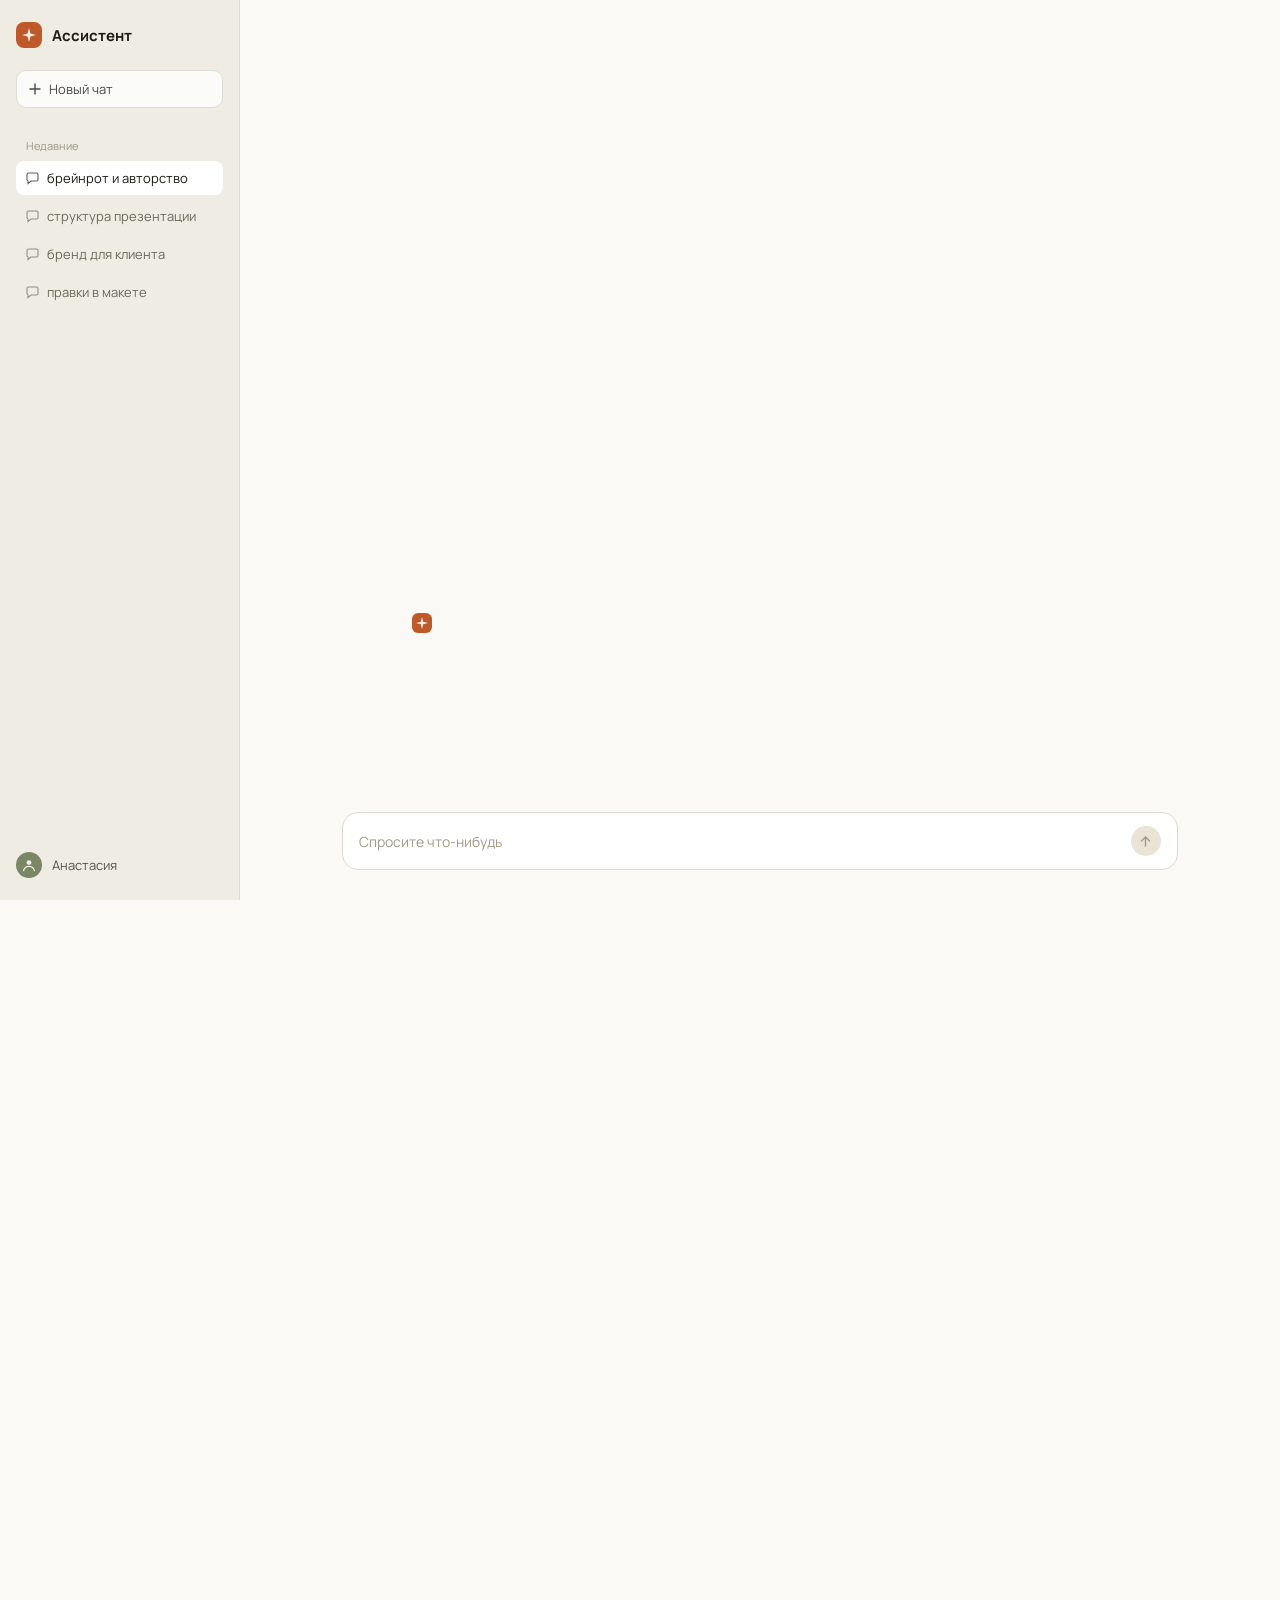
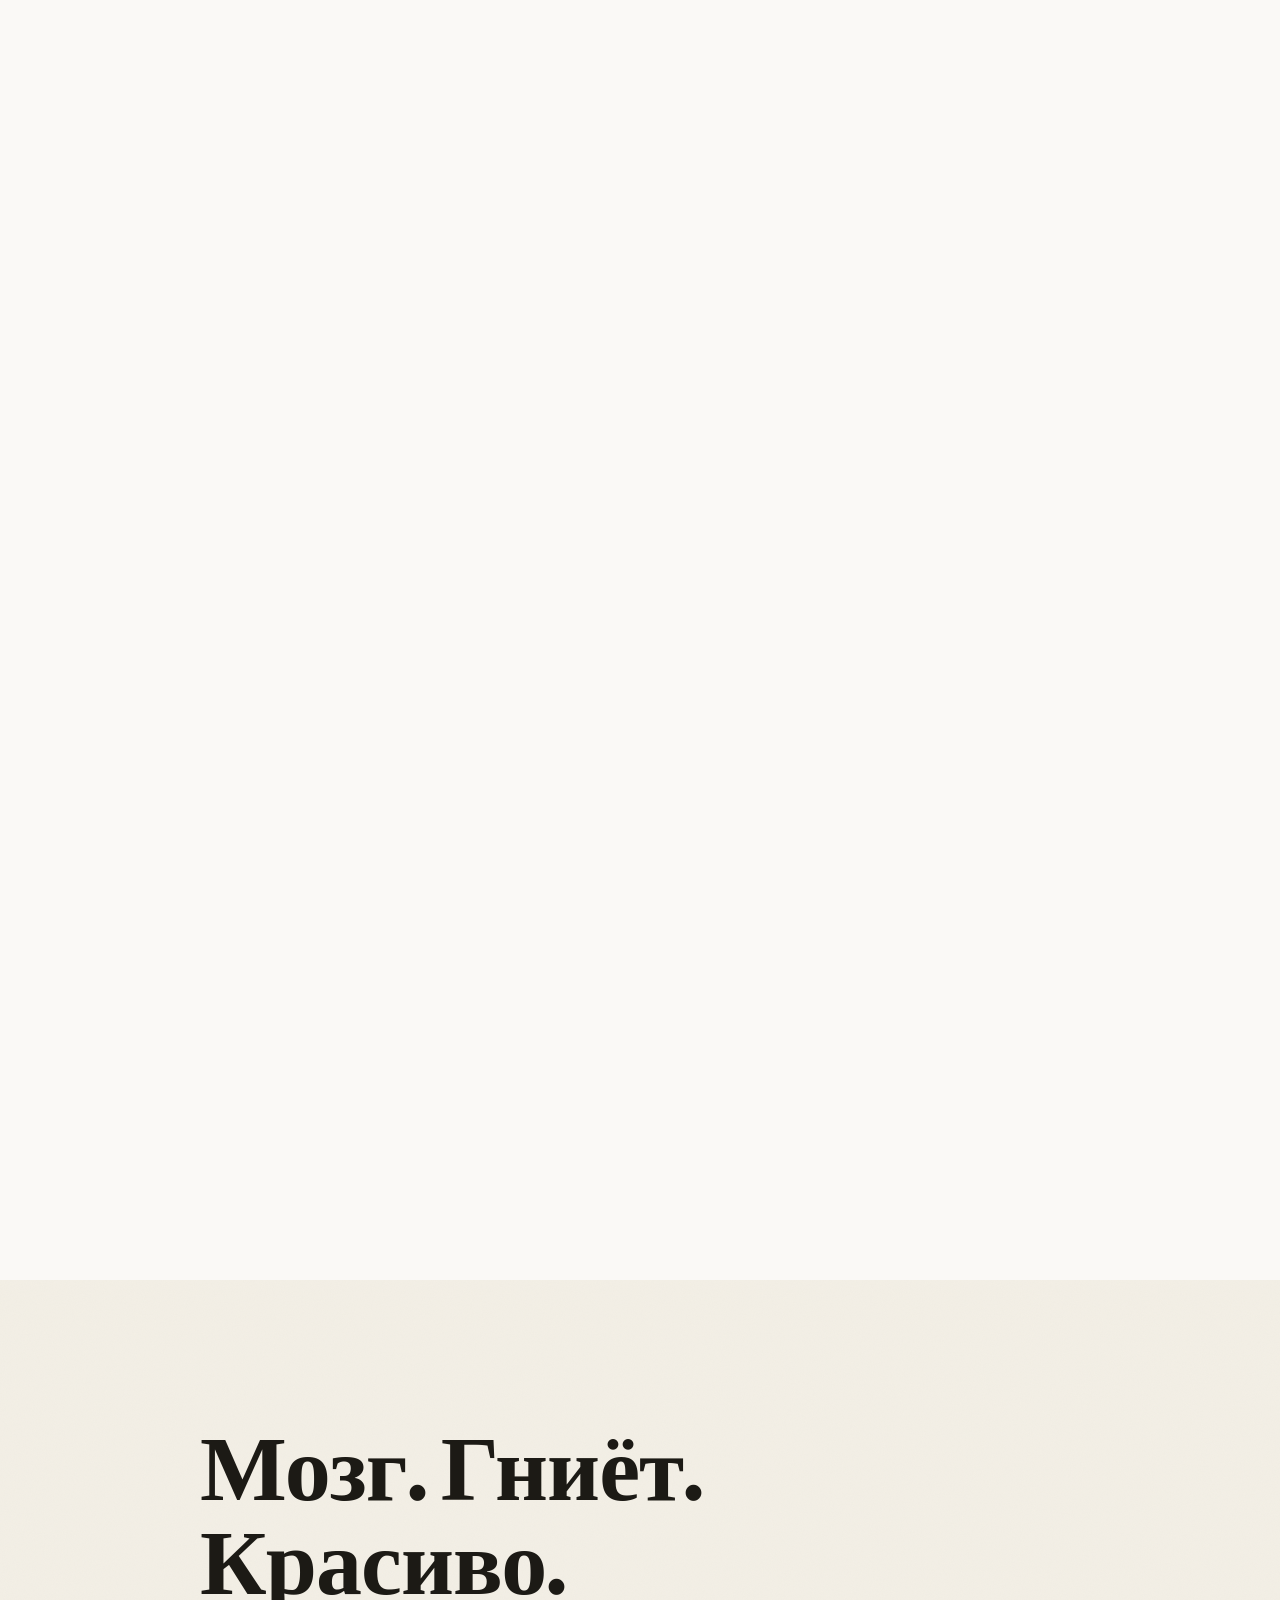
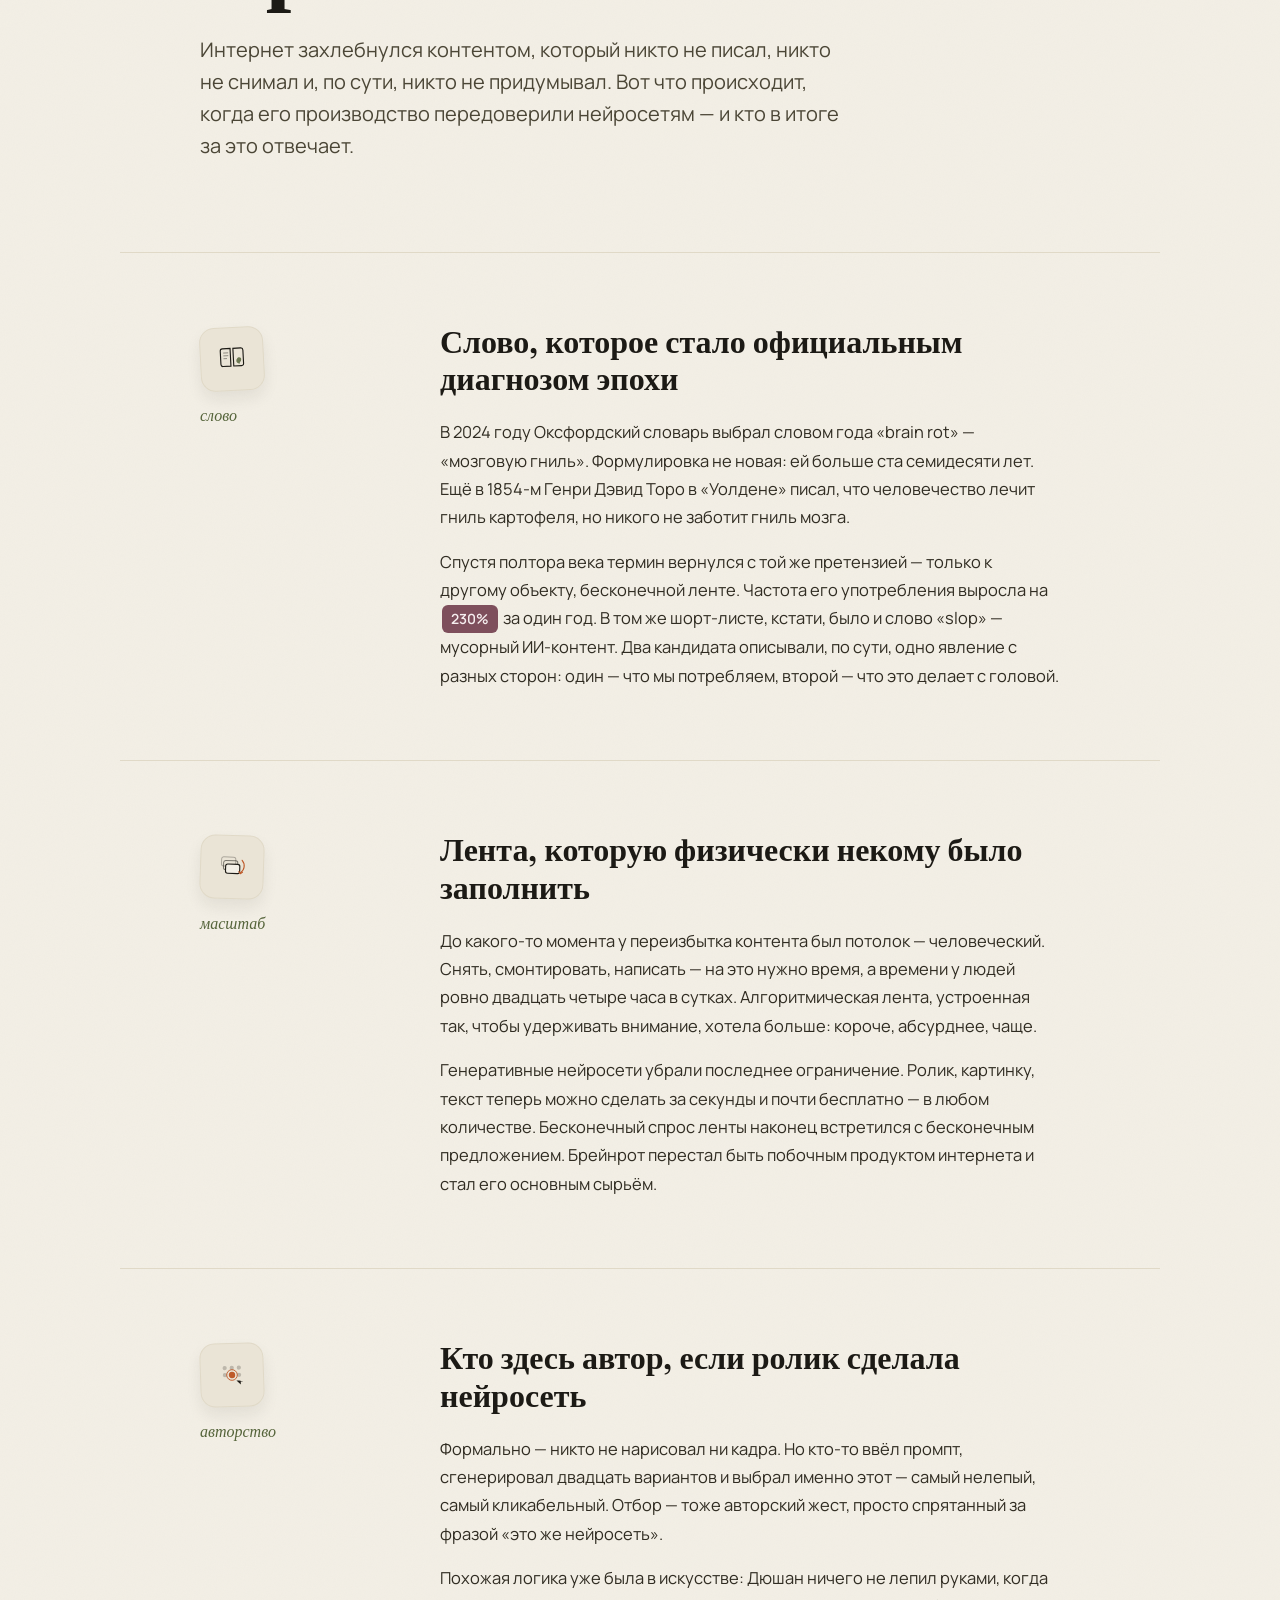
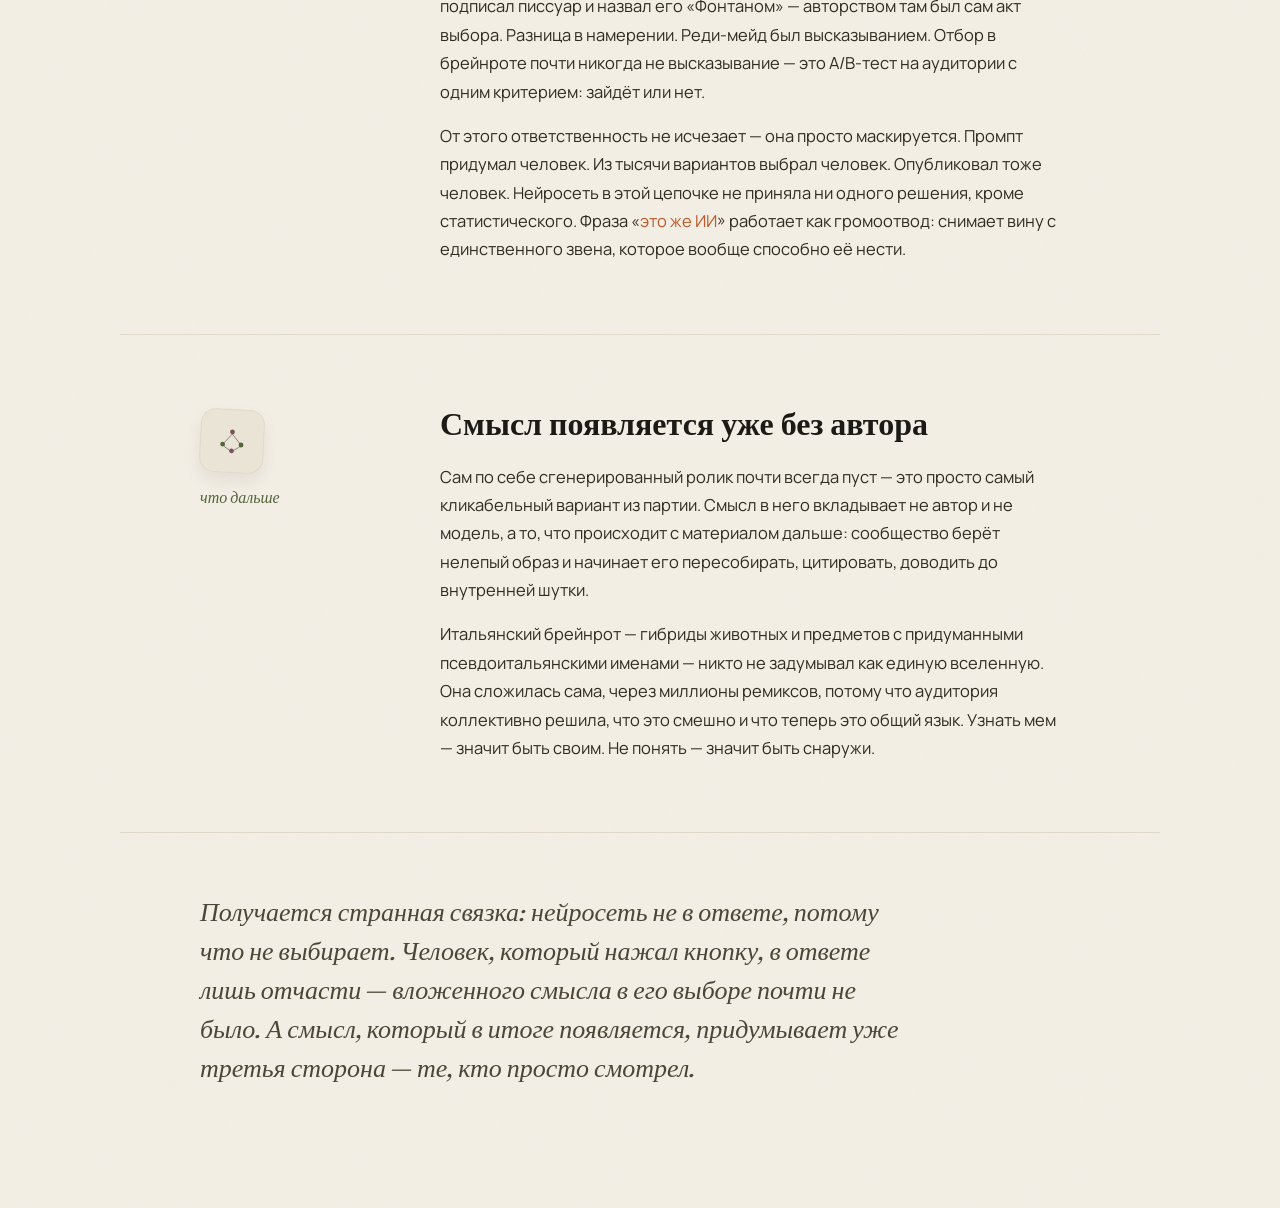
<file: brainrot-longread_2.html>
<!DOCTYPE html>
<html lang="ru">
<head>
<meta charset="UTF-8">
<meta name="viewport" content="width=device-width, initial-scale=1, viewport-fit=cover">
<title>Мозг. Гниёт. Красиво.</title>
<link rel="preconnect" href="https://fonts.googleapis.com">
<link rel="preconnect" href="https://fonts.gstatic.com" crossorigin>
<link href="https://fonts.googleapis.com/css2?family=Fraunces:ital,opsz,wght@0,9..144,400;0,9..144,560;0,9..144,680;1,9..144,500&family=Manrope:wght@400;500;600;700&display=swap" rel="stylesheet">
<style>
  :root{
    color-scheme: light;
    --porcelain:#F3EFE6;
    --porcelain-dim:#EAE4D6;
    --ink:#1C1A15;
    --mold:#55643A;
    --bruise:#7E4F5C;
    --rot:#BE5A2A;
    --chat-bg:#FAF9F6;
    --chat-sidebar:#EFECE4;
    --chat-border:#DEDACF;
    --chat-text:#242119;

    padding-top: env(safe-area-inset-top, 0px);
    padding-bottom: env(safe-area-inset-bottom, 0px);
  }
  html{ scroll-padding-top: env(safe-area-inset-top, 0px); }
  *{ box-sizing: border-box; }
  html,body{ margin:0; padding:0; }
  body{
    font-family:'Manrope', system-ui, sans-serif;
    background: var(--chat-bg);
    color: var(--chat-text);
    -webkit-font-smoothing: antialiased;
    overflow-x: hidden;
  }
  h1,h2{ font-family:'Fraunces', Georgia, serif; margin:0; }
  p{ margin:0; }
  ::selection{ background: var(--rot); color: var(--porcelain); }

  @media (prefers-reduced-motion: reduce){
    *{ animation-duration: 0.001ms !important; transition-duration: 0.001ms !important; }
  }

  /* ---------------- SECTION 1 — CHAT (scroll-scrubbed) ---------------- */
  #chat{
    position: relative;
    height: 320vh;
  }
  .chat-sticky{
    position: sticky;
    top: 0;
    height: 100svh;
    display:flex;
    background: var(--chat-bg);
    overflow: hidden;
  }
  body.reduced-motion #chat{ height: 100svh; }
  body.reduced-motion .chat-sticky{ position: static; height: 100%; }
  .sidebar{
    width: 240px;
    flex-shrink:0;
    background: var(--chat-sidebar);
    border-right: 1px solid var(--chat-border);
    padding: 22px 16px;
    display:flex;
    flex-direction: column;
    gap: 22px;
  }
  .brand{
    display:flex;
    align-items:center;
    gap:10px;
    font-weight:700;
    font-size: 15px;
    color: var(--ink);
  }
  .brand-mark{
    width:26px; height:26px;
    border-radius: 8px;
    background: var(--rot);
    flex-shrink:0;
    display:flex;
    align-items:center;
    justify-content:center;
  }
  .new-chat{
    display:flex;
    align-items:center;
    gap:8px;
    font-size: 13px;
    padding: 9px 12px;
    border-radius: 10px;
    border: 1px solid var(--chat-border);
    background: #fff;
    color: var(--chat-text);
    opacity: .8;
  }
  .history{
    display:flex; flex-direction:column; gap:4px;
    margin-top: 4px;
  }
  .history-label{
    font-size: 11px;
    color: #9C9585;
    padding: 4px 10px;
  }
  .history-item{
    display:flex;
    align-items:center;
    gap:8px;
    font-size: 13px;
    color: #6E6858;
    padding: 8px 10px;
    border-radius: 8px;
    white-space: nowrap;
    overflow:hidden;
    text-overflow: ellipsis;
  }
  .history-item .hist-ico{ flex-shrink:0; opacity:.7; }
  .history-item.active{
    background: #fff;
    color: var(--ink);
  }
  .sidebar-foot{
    margin-top: auto;
    display:flex; align-items:center; gap:10px;
    font-size: 13px;
    color: var(--chat-text);
    opacity:.75;
  }
  .avatar{
    width:26px; height:26px;
    border-radius:50%;
    background: var(--mold);
    display:flex;
    align-items:center;
    justify-content:center;
    flex-shrink:0;
  }

  .chat-main{
    flex:1;
    display:flex;
    flex-direction:column;
    min-width:0;
    min-height:0;
  }
  .chat-scroll{
    flex:1;
    min-height:0;
    overflow-y:auto;
    display:flex;
    flex-direction:column;
    justify-content:flex-end;
    gap: 28px;
    padding: 40px clamp(20px, 8vw, 140px);
    max-width: 900px;
    width:100%;
    margin: 0 auto;
  }
  .msg{ display:flex; }
  .msg.user{
    justify-content:flex-end;
    opacity: 0;
    transform: translateY(10px);
  }
  .msg.assistant{ justify-content:flex-start; }
  .bubble{
    max-width: 75%;
    padding: 13px 18px;
    border-radius: 18px;
    background: #fff;
    border: 1px solid var(--chat-border);
    font-size: 15.5px;
    line-height: 1.5;
  }
  .msg.user .bubble{
    background: var(--ink);
    color: var(--porcelain);
    border-color: var(--ink);
    border-bottom-right-radius: 4px;
  }
  .assistant-block{
    max-width: 620px;
    font-size: 15.5px;
    line-height: 1.65;
    color: var(--chat-text);
  }
  .assistant-mark{
    width:20px;height:20px;
    border-radius:6px;
    background: var(--rot);
    display:inline-flex;
    align-items:center;
    justify-content:center;
    margin-bottom:10px;
  }
  .typing-cursor{
    display:inline-block;
    width: 2px;
    height: 1em;
    background: currentColor;
    vertical-align: -0.15em;
    margin-left: 1px;
    animation: blink 1s step-end infinite;
  }
  @keyframes blink{ 50%{ opacity:0; } }

  .cta-card{
    margin-top: 18px;
    display:flex;
    align-items:center;
    justify-content:space-between;
    gap: 16px;
    padding: 18px 20px;
    border-radius: 14px;
    border: 1px solid var(--chat-border);
    background: linear-gradient(135deg, #fff, var(--porcelain-dim));
    opacity: 0;
    transform: translateY(6px);
    transition: border-color .2s ease, box-shadow .2s ease;
    cursor: pointer;
  }
  .cta-card.clicking{
    border-color: var(--rot);
    box-shadow: 0 0 0 3px rgba(190,90,42,0.18);
  }
  .cta-title{
    font-family:'Fraunces', serif;
    font-size: 19px;
    font-weight: 600;
    color: var(--ink);
  }
  .cta-sub{
    font-size: 12.5px;
    color:#847C6C;
    margin-top: 3px;
  }
  .cta-arrow{
    display:flex;
    align-items:center;
    color: var(--rot);
    flex-shrink:0;
  }

  .chat-inputbar-wrap{
    flex-shrink: 0;
    padding: 18px clamp(20px, 8vw, 140px) 30px;
  }
  .chat-inputbar{
    max-width: 900px;
    margin: 0 auto;
    display:flex;
    align-items:center;
    gap: 10px;
    padding: 13px 16px;
    border-radius: 16px;
    border: 1px solid var(--chat-border);
    background: #fff;
    font-size: 14px;
    transition: border-color .3s ease, box-shadow .3s ease;
  }
  .chat-inputbar.focused{
    border-color: #C9C2AD;
    box-shadow: 0 0 0 3px rgba(190,90,42,0.08);
  }
  .input-field{
    position: relative;
    flex: 1;
    min-width: 0;
    min-height: 1.4em;
    display: flex;
    align-items: center;
  }
  .input-placeholder{
    position: absolute;
    left: 0; top: 50%;
    transform: translateY(-50%);
    color:#A39B87;
    white-space: nowrap;
    pointer-events: none;
  }
  .input-typed{ color: var(--chat-text); white-space: pre-wrap; }
  .send-dot{
    margin-left:auto;
    width: 30px; height:30px;
    border-radius: 50%;
    background: var(--porcelain-dim);
    flex-shrink:0;
    display:flex;
    align-items:center;
    justify-content:center;
    color: #A39B87;
    transition: background .25s ease, transform .25s ease, color .25s ease;
  }
  .send-dot.active{
    background: var(--rot);
    color: #fff;
    transform: scale(1.12);
  }

  .fake-cursor{
    position: fixed;
    left: 50%; top: 50%;
    width: 16px; height:16px;
    transform: translate(-50%,-50%);
    pointer-events:none;
    opacity: 0;
    z-index: 50;
    transition: opacity .25s ease;
  }
  .fake-cursor svg{ display:block; filter: drop-shadow(0 2px 3px rgba(0,0,0,.25)); }
  .fake-cursor.show{ opacity: 1; }
  .fake-cursor .ring{
    position:absolute; left:50%; top:50%;
    width: 16px; height:16px;
    transform: translate(-50%,-50%);
    border-radius:50%;
    border: 2px solid var(--rot);
    opacity:0;
  }
  .fake-cursor.pulse .ring{
    animation: pulse-ring .5s ease-out;
  }
  @keyframes pulse-ring{
    0%{ opacity:.9; transform: translate(-50%,-50%) scale(0.4); }
    100%{ opacity:0; transform: translate(-50%,-50%) scale(2.6); }
  }

  @media (max-width: 760px){
    .sidebar{ display:none; }
    .bubble{ max-width: 88%; }
  }

  /* ---------------- SECTION 2 — REVEAL ---------------- */
  #reveal{
    position: relative;
    background: var(--porcelain);
    color: var(--ink);
    overflow:hidden;
  }
  .grain-layer{
    position:absolute; inset:0;
    pointer-events:none;
    opacity: .5;
    mix-blend-mode: multiply;
  }
  .reveal-hero{
    position:relative;
    padding: min(18vh,140px) clamp(24px,7vw,80px) 90px;
    max-width: 1040px;
    margin: 0 auto;
  }
  .hero-title{
    font-size: clamp(42px, 8vw, 92px);
    font-weight: 680;
    line-height: 1.02;
    letter-spacing: -0.01em;
  }
  .hero-dek{
    margin-top: 26px;
    max-width: 640px;
    font-size: clamp(17px, 2vw, 20px);
    line-height: 1.6;
    color: #4B4636;
  }

  .reveal-section{
    position: relative;
    padding: 70px clamp(24px,7vw,80px);
    max-width: 1040px;
    margin: 0 auto;
    display:grid;
    grid-template-columns: 200px 1fr;
    gap: 40px;
    border-top: 1px solid #E0D9C7;
  }
  .section-label{
    display:flex;
    flex-direction:column;
    align-items:flex-start;
    gap:14px;
    font-family:'Fraunces', serif;
    font-style: italic;
    font-size: 16px;
    color: var(--mold);
    padding-top: 4px;
  }
  .label-icon{
    width:64px; height:64px;
    border-radius:15px;
    background: var(--porcelain-dim);
    border: 1px solid #E0D9C7;
    display:flex; align-items:center; justify-content:center;
    box-shadow: 0 8px 16px rgba(28,26,21,0.07);
  }
  .label-icon svg{ width:34px; height:34px; }
  .label-icon.rot-a{ transform: rotate(-3deg); }
  .label-icon.rot-b{ transform: rotate(2deg); }
  .label-icon.rot-c{ transform: rotate(-2deg); }
  .label-icon.rot-d{ transform: rotate(3deg); }
  .section-body{ max-width: 62ch; }
  .section-body h2{
    font-size: clamp(24px, 3.4vw, 32px);
    font-weight: 600;
    line-height: 1.18;
    margin-bottom: 20px;
  }
  .section-body p{
    font-size: 16.5px;
    line-height: 1.72;
    color: #302C22;
    margin-bottom: 16px;
  }
  .section-body p:last-child{ margin-bottom:0; }
  .accent{ color: var(--rot); }
  .stat-chip{
    display:inline-block;
    background: var(--bruise);
    color: #F6EEEF;
    font-size: 14px;
    font-weight: 600;
    padding: 2px 9px;
    border-radius: 6px;
    margin: 0 2px;
  }

  @media (max-width: 720px){
    .reveal-section{ grid-template-columns: 1fr; gap: 10px; }
    .section-label{ padding-top:0; }
  }

  .reveal-foot{
    padding: 60px clamp(24px,7vw,80px) 120px;
    max-width: 1040px; margin:0 auto;
    border-top: 1px solid #E0D9C7;
  }
  .reveal-foot p{
    font-family:'Fraunces', serif;
    font-style: italic;
    font-size: clamp(20px,2.6vw,26px);
    line-height: 1.5;
    color: #4B4636;
    max-width: 720px;
  }
</style>
</head>
<body>

<section id="chat">
 <div class="chat-sticky">
  <div class="fake-cursor" id="fakeCursor">
    <div class="ring"></div>
    <svg width="16" height="16" viewBox="0 0 16 16"><path d="M1 1 L1 13.5 L4.6 10.2 L6.9 15 L9 14 L6.8 9.3 L11.3 9.1 Z" fill="#1C1A15" stroke="#F3EFE6" stroke-width="1"/></svg>
  </div>

  <aside class="sidebar">
    <div class="brand">
      <span class="brand-mark">
        <svg width="14" height="14" viewBox="0 0 14 14" fill="none"><path d="M7 0 L8.4 5.6 L14 7 L8.4 8.4 L7 14 L5.6 8.4 L0 7 L5.6 5.6 Z" fill="#F3EFE6"/></svg>
      </span>
      Ассистент
    </div>
    <div class="new-chat">
      <svg width="12" height="12" viewBox="0 0 12 12" fill="none"><path d="M6 1V11M1 6H11" stroke="currentColor" stroke-width="1.4" stroke-linecap="round"/></svg>
      Новый чат
    </div>
    <div class="history">
      <div class="history-label">Недавние</div>
      <div class="history-item active"><svg class="hist-ico" width="13" height="13" viewBox="0 0 13 13" fill="none"><path d="M1 2.5C1 1.7 1.7 1 2.5 1H10.5C11.3 1 12 1.7 12 2.5V7.5C12 8.3 11.3 9 10.5 9H5L2 11.5V9H2.5C1.7 9 1 8.3 1 7.5V2.5Z" stroke="currentColor" stroke-width="1.1"/></svg>брейнрот и авторство</div>
      <div class="history-item"><svg class="hist-ico" width="13" height="13" viewBox="0 0 13 13" fill="none"><path d="M1 2.5C1 1.7 1.7 1 2.5 1H10.5C11.3 1 12 1.7 12 2.5V7.5C12 8.3 11.3 9 10.5 9H5L2 11.5V9H2.5C1.7 9 1 8.3 1 7.5V2.5Z" stroke="currentColor" stroke-width="1.1"/></svg>структура презентации</div>
      <div class="history-item"><svg class="hist-ico" width="13" height="13" viewBox="0 0 13 13" fill="none"><path d="M1 2.5C1 1.7 1.7 1 2.5 1H10.5C11.3 1 12 1.7 12 2.5V7.5C12 8.3 11.3 9 10.5 9H5L2 11.5V9H2.5C1.7 9 1 8.3 1 7.5V2.5Z" stroke="currentColor" stroke-width="1.1"/></svg>бренд для клиента</div>
      <div class="history-item"><svg class="hist-ico" width="13" height="13" viewBox="0 0 13 13" fill="none"><path d="M1 2.5C1 1.7 1.7 1 2.5 1H10.5C11.3 1 12 1.7 12 2.5V7.5C12 8.3 11.3 9 10.5 9H5L2 11.5V9H2.5C1.7 9 1 8.3 1 7.5V2.5Z" stroke="currentColor" stroke-width="1.1"/></svg>правки в макете</div>
    </div>
    <div class="sidebar-foot">
      <span class="avatar">
        <svg width="14" height="14" viewBox="0 0 14 14" fill="none"><circle cx="7" cy="4.6" r="2.4" fill="#F3EFE6"/><path d="M1.6 12.6C2.3 9.8 4.4 8.4 7 8.4C9.6 8.4 11.7 9.8 12.4 12.6" stroke="#F3EFE6" stroke-width="1.3" stroke-linecap="round"/></svg>
      </span>
      Анастасия
    </div>
  </aside>

  <div class="chat-main">
    <div class="chat-scroll">
      <div class="msg user" id="userMsg">
        <div class="bubble"><span id="userText"></span></div>
      </div>

      <div class="msg assistant">
        <div class="assistant-block">
          <span class="assistant-mark">
            <svg width="12" height="12" viewBox="0 0 14 14" fill="none"><path d="M7 0 L8.4 5.6 L14 7 L8.4 8.4 L7 14 L5.6 8.4 L0 7 L5.6 5.6 Z" fill="#F3EFE6"/></svg>
          </span>
          <div><span id="assistantText"></span><span class="typing-cursor" id="assistantCaret" style="display:none;"></span></div>
          <div class="cta-card" id="ctaCard">
            <div>
              <div class="cta-title">Мозг. Гниёт. Красиво.</div>
              <div class="cta-sub">разбор явления → отбор → ответственность</div>
            </div>
            <div class="cta-arrow">
              <svg width="16" height="16" viewBox="0 0 16 16" fill="none"><path d="M3 8H13M13 8L9 4M13 8L9 12" stroke="currentColor" stroke-width="1.6" stroke-linecap="round" stroke-linejoin="round"/></svg>
            </div>
          </div>
        </div>
      </div>
    </div>

    <div class="chat-inputbar-wrap">
      <div class="chat-inputbar" id="inputBar">
        <div class="input-field">
          <span class="input-placeholder" id="inputPlaceholder">Спросите что-нибудь</span><span class="input-typed" id="inputTyped"></span><span class="typing-cursor" id="inputCaret" style="display:none;"></span>
        </div>
        <span class="send-dot" id="sendDot">
          <svg width="13" height="13" viewBox="0 0 13 13" fill="none"><path d="M6.5 11V2M6.5 2L2.5 6M6.5 2L10.5 6" stroke="currentColor" stroke-width="1.4" stroke-linecap="round" stroke-linejoin="round"/></svg>
        </span>
      </div>
    </div>
  </div>
 </div>
</section>

<section id="reveal">
  <div class="grain-layer">
    <svg width="100%" height="100%">
      <filter id="grainFilter">
        <feTurbulence type="fractalNoise" baseFrequency="0.9" numOctaves="2" stitchTiles="stitch" result="noise"/>
        <feColorMatrix in="noise" type="matrix" values="0 0 0 0 0.33  0 0 0 0 0.39  0 0 0 0 0.23  0 0 0 0.05 0"/>
      </filter>
      <rect width="100%" height="100%" filter="url(#grainFilter)"/>
    </svg>
  </div>

  <div class="reveal-hero">
    <h1 class="hero-title" id="heroTitle">Мозг. Гниёт. Красиво.</h1>
    <p class="hero-dek">Интернет захлебнулся контентом, который никто не писал, никто не снимал и, по сути, никто не придумывал. Вот что происходит, когда его производство передоверили нейросетям — и кто в итоге за это отвечает.</p>
  </div>

  <div class="reveal-section">
    <div class="section-label">
      <div class="label-icon rot-a">
        <svg viewBox="0 0 48 48" fill="none">
          <path d="M8 12C8 10 9 9 11 9H22V34H11C9 34 8 33 8 31Z" stroke="var(--ink)" stroke-width="1.6"/>
          <path d="M40 12C40 10 39 9 37 9H26V34H37C39 34 40 33 40 31Z" stroke="var(--ink)" stroke-width="1.6"/>
          <line x1="12" y1="15" x2="19" y2="15" stroke="var(--ink)" stroke-width="1.2" opacity=".5"/>
          <line x1="12" y1="19" x2="19" y2="19" stroke="var(--ink)" stroke-width="1.2" opacity=".5"/>
          <line x1="12" y1="23" x2="17" y2="23" stroke="var(--ink)" stroke-width="1.2" opacity=".5"/>
          <path d="M31 24c2-3 6-2 6 1s-3 4-3 7c0-2-4-2-4-5s1-2 1-3z" fill="var(--mold)" opacity=".85"/>
        </svg>
      </div>
      слово
    </div>
    <div class="section-body">
      <h2>Слово, которое стало официальным диагнозом эпохи</h2>
      <p>В 2024 году Оксфордский словарь выбрал словом года «brain rot» — «мозговую гниль». Формулировка не новая: ей больше ста семидесяти лет. Ещё в 1854-м Генри Дэвид Торо в «Уолдене» писал, что человечество лечит гниль картофеля, но никого не заботит гниль мозга.</p>
      <p>Спустя полтора века термин вернулся с той же претензией — только к другому объекту, бесконечной ленте. Частота его употребления выросла на <span class="stat-chip">230%</span> за один год. В том же шорт-листе, кстати, было и слово «slop» — мусорный ИИ-контент. Два кандидата описывали, по сути, одно явление с разных сторон: один — что мы потребляем, второй — что это делает с головой.</p>
    </div>
  </div>

  <div class="reveal-section">
    <div class="section-label">
      <div class="label-icon rot-b">
        <svg viewBox="0 0 48 48" fill="none">
          <rect x="9" y="10" width="20" height="13" rx="3" stroke="var(--ink)" stroke-width="1.4" opacity=".3"/>
          <rect x="12" y="15" width="20" height="13" rx="3" stroke="var(--ink)" stroke-width="1.4" opacity=".55"/>
          <rect x="15" y="20" width="20" height="13" rx="3" fill="var(--porcelain)" stroke="var(--ink)" stroke-width="1.6"/>
          <path d="M38 14a12 12 0 0 1 -2 18" stroke="var(--rot)" stroke-width="1.6" stroke-linecap="round" fill="none"/>
          <path d="M34 30l2 3 3-2" stroke="var(--rot)" stroke-width="1.6" stroke-linecap="round" stroke-linejoin="round" fill="none"/>
        </svg>
      </div>
      масштаб
    </div>
    <div class="section-body">
      <h2>Лента, которую физически некому было заполнить</h2>
      <p>До какого-то момента у переизбытка контента был потолок — человеческий. Снять, смонтировать, написать — на это нужно время, а времени у людей ровно двадцать четыре часа в сутках. Алгоритмическая лента, устроенная так, чтобы удерживать внимание, хотела больше: короче, абсурднее, чаще.</p>
      <p>Генеративные нейросети убрали последнее ограничение. Ролик, картинку, текст теперь можно сделать за секунды и почти бесплатно — в любом количестве. Бесконечный спрос ленты наконец встретился с бесконечным предложением. Брейнрот перестал быть побочным продуктом интернета и стал его основным сырьём.</p>
    </div>
  </div>

  <div class="reveal-section">
    <div class="section-label">
      <div class="label-icon rot-c">
        <svg viewBox="0 0 48 48" fill="none">
          <circle cx="14" cy="14" r="3" fill="var(--ink)" opacity=".22"/>
          <circle cx="24" cy="14" r="3" fill="var(--ink)" opacity=".22"/>
          <circle cx="34" cy="14" r="3" fill="var(--ink)" opacity=".22"/>
          <circle cx="14" cy="24" r="3" fill="var(--ink)" opacity=".22"/>
          <circle cx="34" cy="24" r="3" fill="var(--ink)" opacity=".22"/>
          <circle cx="24" cy="24" r="4.5" fill="var(--rot)"/>
          <circle cx="24" cy="24" r="7.5" stroke="var(--rot)" stroke-width="1.3"/>
          <path d="M30 32L36 38L36 33.5L40 33.7L34 32Z" fill="var(--ink)"/>
        </svg>
      </div>
      авторство
    </div>
    <div class="section-body">
      <h2>Кто здесь автор, если ролик сделала нейросеть</h2>
      <p>Формально — никто не нарисовал ни кадра. Но кто-то ввёл промпт, сгенерировал двадцать вариантов и выбрал именно этот — самый нелепый, самый кликабельный. Отбор — тоже авторский жест, просто спрятанный за фразой «это же нейросеть».</p>
      <p>Похожая логика уже была в искусстве: Дюшан ничего не лепил руками, когда подписал писсуар и назвал его «Фонтаном» — авторством там был сам акт выбора. Разница в намерении. Реди-мейд был высказыванием. Отбор в брейнроте почти никогда не высказывание — это A/B-тест на аудитории с одним критерием: зайдёт или нет.</p>
      <p>От этого ответственность не исчезает — она просто маскируется. Промпт придумал человек. Из тысячи вариантов выбрал человек. Опубликовал тоже человек. Нейросеть в этой цепочке не приняла ни одного решения, кроме статистического. Фраза «<span class="accent">это же ИИ</span>» работает как громоотвод: снимает вину с единственного звена, которое вообще способно её нести.</p>
    </div>
  </div>

  <div class="reveal-section">
    <div class="section-label">
      <div class="label-icon rot-d">
        <svg viewBox="0 0 48 48" fill="none">
          <circle cx="24" cy="11" r="3.4" fill="var(--bruise)"/>
          <circle cx="11" cy="29" r="3.4" fill="var(--mold)"/>
          <circle cx="37" cy="29" r="3.4" fill="var(--mold)"/>
          <circle cx="24" cy="38" r="3.4" fill="var(--bruise)"/>
          <path d="M24 14L13 27M24 14L35 27M13 32L21 37M35 32L27 37" stroke="var(--ink)" stroke-width="1.3" opacity=".5"/>
        </svg>
      </div>
      что дальше
    </div>
    <div class="section-body">
      <h2>Смысл появляется уже без автора</h2>
      <p>Сам по себе сгенерированный ролик почти всегда пуст — это просто самый кликабельный вариант из партии. Смысл в него вкладывает не автор и не модель, а то, что происходит с материалом дальше: сообщество берёт нелепый образ и начинает его пересобирать, цитировать, доводить до внутренней шутки.</p>
      <p>Итальянский брейнрот — гибриды животных и предметов с придуманными псевдоитальянскими именами — никто не задумывал как единую вселенную. Она сложилась сама, через миллионы ремиксов, потому что аудитория коллективно решила, что это смешно и что теперь это общий язык. Узнать мем — значит быть своим. Не понять — значит быть снаружи.</p>
    </div>
  </div>

  <div class="reveal-foot">
    <p>Получается странная связка: нейросеть не в ответе, потому что не выбирает. Человек, который нажал кнопку, в ответе лишь отчасти — вложенного смысла в его выборе почти не было. А смысл, который в итоге появляется, придумывает уже третья сторона — те, кто просто смотрел.</p>
  </div>
</section>

<script>
(function(){
  var reduced = window.matchMedia('(prefers-reduced-motion: reduce)').matches;

  var userText = "что такое брейнрот и как он заполнил нашу жизнь?";
  var assistantText = "Брейнрот в 2024-м стал словом года по версии Оксфордского словаря — а сейчас это уже не просто мем, а состояние всего интернета. Чтобы показать, а не только рассказать, я собрала отдельный разбор: что это, откуда взялось и кто на самом деле в ответе. Смотрите:";

  var chatSection = document.getElementById('chat');
  var userEl = document.getElementById('userText');
  var userMsg = document.getElementById('userMsg');
  var assistantEl = document.getElementById('assistantText');
  var assistantCaret = document.getElementById('assistantCaret');
  var ctaCard = document.getElementById('ctaCard');
  var cursor = document.getElementById('fakeCursor');

  var inputBar = document.getElementById('inputBar');
  var inputPlaceholder = document.getElementById('inputPlaceholder');
  var inputTyped = document.getElementById('inputTyped');
  var inputCaret = document.getElementById('inputCaret');
  var sendDot = document.getElementById('sendDot');

  function clamp(v,a,b){ return Math.max(a, Math.min(b, v)); }
  function easeOutCubic(x){ return 1 - Math.pow(1 - x, 3); }

  // scroll-progress boundaries (0 to 1) within the pinned chat section
  var STAGE = { type1: 0.26, send: 0.33, type2: 0.80, cta: 0.88 };
  var autoAdvanceArmed = true;

  if(reduced){
    inputTyped.textContent = '';
    inputPlaceholder.style.opacity = '1';
    userEl.textContent = userText;
    userMsg.style.opacity = '1';
    userMsg.style.transform = 'translateY(0)';
    assistantEl.textContent = assistantText;
    ctaCard.style.opacity = '1';
    ctaCard.style.transform = 'translateY(0)';
    cursor.style.opacity = '0';
    document.body.classList.add('reduced-motion');
  } else {
    updateFromScroll();
    var ticking = false;
    window.addEventListener('scroll', function(){
      if(!ticking){
        requestAnimationFrame(function(){ updateFromScroll(); ticking = false; });
        ticking = true;
      }
    }, { passive: true });
    window.addEventListener('resize', updateFromScroll);
  }

  function updateFromScroll(){
    var rect = chatSection.getBoundingClientRect();
    var scrollable = chatSection.offsetHeight - window.innerHeight;
    var progress = scrollable > 0 ? clamp(-rect.top / scrollable, 0, 1) : 0;
    render(progress);
  }

  function render(p){
    // stage 1 — typing the question into the input field
    var t1 = STAGE.type1 > 0 ? clamp(p / STAGE.type1, 0, 1) : (p >= 0 ? 1 : 0);
    var charsIn = Math.round(t1 * userText.length);

    // input keeps the text only through a brief pause after typing finishes,
    // then clears almost immediately once the message starts sending
    var clearPoint = STAGE.type1 + (STAGE.send - STAGE.type1) * 0.22;
    var showInput = p > 0 && p < clearPoint;
    var typing = p > 0 && p < STAGE.type1;

    inputBar.classList.toggle('focused', typing);
    inputCaret.style.display = typing ? 'inline-block' : 'none';
    inputPlaceholder.style.opacity = showInput ? '0' : '1';
    inputTyped.textContent = showInput ? userText.slice(0, charsIn) : '';

    // stage 2 — sending: bubble reveals, send button lights up
    var tSend = STAGE.send > STAGE.type1 ? clamp((p - STAGE.type1) / (STAGE.send - STAGE.type1), 0, 1) : (p >= STAGE.type1 ? 1 : 0);
    userEl.textContent = userText;
    userMsg.style.opacity = String(tSend);
    userMsg.style.transform = 'translateY(' + (10 * (1 - tSend)) + 'px)';
    sendDot.classList.toggle('active', tSend > 0.1 && tSend < 0.95);

    // stage 3 — assistant typing
    var t2 = STAGE.type2 > STAGE.send ? clamp((p - STAGE.send) / (STAGE.type2 - STAGE.send), 0, 1) : (p >= STAGE.send ? 1 : 0);
    var chars2 = Math.round(t2 * assistantText.length);
    assistantEl.textContent = p >= STAGE.send ? assistantText.slice(0, chars2) : '';
    assistantCaret.style.display = (p > STAGE.send && p < STAGE.type2) ? 'inline-block' : 'none';

    // stage 4 — cta card fades in
    var t3 = STAGE.cta > STAGE.type2 ? clamp((p - STAGE.type2) / (STAGE.cta - STAGE.type2), 0, 1) : (p >= STAGE.type2 ? 1 : 0);
    ctaCard.style.opacity = String(t3);

    // stage 5 — cursor travels to the card and clicks it
    var t4 = (1 - STAGE.cta) > 0 ? clamp((p - STAGE.cta) / (1 - STAGE.cta), 0, 1) : (p >= STAGE.cta ? 1 : 0);
    var clickT = 0;

    if(t4 > 0){
      cursor.style.opacity = '1';
      var moveT = easeOutCubic(clamp(t4 / 0.7, 0, 1));
      var cardRect = ctaCard.getBoundingClientRect();
      var startX = window.innerWidth * 0.9, startY = window.innerHeight * 0.88;
      var endX = cardRect.left + cardRect.width / 2, endY = cardRect.top + cardRect.height / 2;
      cursor.style.left = (startX + (endX - startX) * moveT) + 'px';
      cursor.style.top = (startY + (endY - startY) * moveT) + 'px';

      clickT = clamp((t4 - 0.72) / 0.28, 0, 1);
      ctaCard.classList.toggle('clicking', clickT > 0);
      cursor.classList.toggle('pulse', clickT > 0 && clickT < 1);
      var pressScale = 1 - 0.02 * clickT;
      ctaCard.style.transform = 'translateY(' + (6 * (1 - t3)) + 'px) scale(' + pressScale + ')';
    } else {
      cursor.style.opacity = '0';
      ctaCard.classList.remove('clicking');
      ctaCard.style.transform = 'translateY(' + (6 * (1 - t3)) + 'px)';
    }

    // once the click lands, auto-carry the scroll into the reveal section
    if(clickT >= 1 && autoAdvanceArmed){
      autoAdvanceArmed = false;
      document.getElementById('reveal').scrollIntoView({ behavior: 'smooth', block: 'start' });
    }
    if(p < 0.9){ autoAdvanceArmed = true; }
  }

  // one-time decay ripple on hero title when it enters view
  var heroTitle = document.getElementById('heroTitle');
  var heroObserved = false;
  var heroObserver = new IntersectionObserver(function(entries){
    entries.forEach(function(entry){
      if(entry.isIntersecting && !heroObserved){
        heroObserved = true;
        heroObserver.disconnect();
        if(!reduced){
          heroTitle.style.transition = 'filter 1.4s ease, transform 1.4s ease';
          heroTitle.style.filter = 'blur(2px)';
          heroTitle.style.transform = 'scale(1.01)';
          setTimeout(function(){
            heroTitle.style.filter = 'blur(0px)';
            heroTitle.style.transform = 'scale(1)';
          }, 60);
        }
      }
    });
  }, { threshold: 0.4 });
  heroObserver.observe(heroTitle);
})();
</script>
</body>
</html>
</file>
<file: assets/visuals.css>
/* Local image choices follow the existing article rather than changing its text. */
#interactive .label-icon{padding:0;cursor:pointer;color:var(--ink);position:relative;transition:transform .18s,box-shadow .18s}
#interactive .label-icon:hover{transform:rotate(0);box-shadow:0 0 0 3px #55643a24}
#interactive .label-icon::after{content:'+';position:absolute;right:-5px;bottom:-5px;background:var(--mold);color:white;border:2px solid var(--porcelain);border-radius:50%;width:20px;height:20px;font:14px/16px system-ui;text-align:center}
#interactive .label-icon[hidden]{display:none!important}
.visual-slot{margin:0 0 28px;max-width:100%;min-width:0}
.visual-slot:empty{display:none}
.visual-slot figure{margin:0}
.visual-slot img{display:block;max-width:100%;height:auto}
.visual-slot figcaption{font:11px/1.6 'Manrope',sans-serif;color:#766f5e;margin-top:10px}
.visual-frame{overflow:hidden;background:#fdfeff}
.visual-photo{width:100%;height:auto}
.visual-feed{position:relative;aspect-ratio:720 / 397.811;overflow:hidden}
.visual-feed img{position:absolute;width:107.01%;max-width:none;height:118.73%;left:-3.5%;top:-8.25%;object-fit:fill}
.visual-authorship{position:relative;aspect-ratio:720 / 405;overflow:hidden}
.visual-authorship img{position:absolute;width:99.9%;height:99.66%;left:.05%;top:.17%;object-fit:fill}
.visual-brain{padding:36px 24px;background:#fdfeff;color:#15171a;display:flex;align-items:center;justify-content:space-around;gap:20px;min-height:190px}
.visual-brain strong{font:clamp(24px,5vw,48px)/1.1 Arial,sans-serif;font-weight:400;letter-spacing:-.04em}
.visual-brain small{font:12px/1.7 'Manrope',sans-serif;max-width:130px}
.visual-picker{width:min(800px,calc(100vw - 32px));padding:24px}
.visual-picker-grid{display:grid;grid-template-columns:1fr 1fr;gap:16px;margin-top:22px}
.visual-option{background:#F3EFE6;border:1px solid #D9D1BF;border-radius:10px;padding:0;text-align:left;color:var(--ink);font:14px/1.5 'Manrope',sans-serif;cursor:pointer;overflow:hidden}
.visual-option[aria-pressed=true]{border-color:var(--mold);box-shadow:0 0 0 2px var(--mold)}
.visual-option:hover{border-color:var(--mold)}
.visual-option-preview{height:175px;overflow:hidden;display:flex;align-items:center;justify-content:center;background:#fdfeff;pointer-events:none}
.visual-option-preview>img{width:100%;height:100%;object-fit:cover;display:block}
.visual-option-preview .visual-brain{width:100%;height:100%;padding:16px;min-height:0}
.visual-option-preview .visual-brain strong{font-size:28px}
.visual-option-preview .visual-brain small{font-size:10px}
.visual-option-caption{display:block;padding:14px 16px}
.visual-option-caption small{display:block;margin-top:4px;color:#766f5e;font-size:11px}
.people-stage{position:relative;aspect-ratio:1623 / 969;overflow:hidden;background:#333;touch-action:pan-y}
.people-stage>img{position:absolute;inset:0;width:100%;height:100%;object-fit:contain;pointer-events:none}
.people-focus{position:absolute;transform:translate(-50%,-50%);width:5%;aspect-ratio:1;border:0;background:transparent;border-radius:50%;padding:0;cursor:pointer}
.people-focus:focus-visible{outline:2px solid white;outline-offset:3px;background:#ff000060}
.phone-demo{position:relative;width:min(245px,75%);aspect-ratio:662 / 1439;margin:auto;background:#080808;border-radius:22px;overflow:hidden;color:white}
.phone-demo>img{position:absolute;inset:0;width:100%;height:100%;pointer-events:none;z-index:1}
.phone-demo>div{position:absolute;inset:15% 8%;display:flex;flex-direction:column;align-items:center;justify-content:center;gap:12px;font:12px/1.7 'Manrope',sans-serif;text-align:center;color:#c3c3c3}
.phone-demo strong{font-size:30px;color:white}
.phone-thumbnail{height:100%;width:auto!important;object-fit:contain!important}
.evidence-chart{background:#fdfeff;color:#20242c;border:1px solid #e5e8ee;padding:24px;font:13px/1.6 'Manrope',sans-serif;border-radius:3px;container-type:inline-size}
.evidence-chart h3{font:600 clamp(19px,3vw,25px)/1.25 'Manrope',sans-serif;margin:4px 0 8px;letter-spacing:-.03em}
.chart-eyebrow{font-size:10px;letter-spacing:.09em;text-transform:uppercase;color:#727b89}
.chart-controls{display:flex;flex-wrap:wrap;gap:6px;margin-top:18px}
.chart-controls button{border:1px solid #e2e6ec;background:transparent;border-radius:6px;padding:7px 10px;color:#68717f;font:inherit;font-size:11px;cursor:pointer}
.chart-controls button[aria-pressed=true]{background:#202e43;border-color:#202e43;color:#fff}
.chart-platforms{margin-top:12px}
.chart-platforms button{border:0;border-bottom:2px solid transparent;border-radius:0;padding:6px 12px}
.chart-platforms button[aria-pressed=true]{color:#1c3966;background:transparent;border-color:#5798f5}
.chart-definition{color:#737c8b;font-size:11px;min-height:38px;margin-top:16px}
.chart-canvas{position:relative;margin-top:14px}
.chart-canvas svg{display:block;width:100%;height:auto;overflow:visible}
.chart-bar{cursor:pointer;outline:none}
.chart-bar rect{transition:opacity .15s;fill:#5899fa}
.chart-bar:nth-of-type(2) rect{fill:#9cbcf1}
.chart-bar:hover rect,.chart-bar:focus rect{fill:#2968c9}
.chart-canvas svg text{font-family:'Manrope',sans-serif}
.chart-callout{margin-top:10px;font-size:12px;line-height:1.6;background:#eef4fd;border-left:2px solid #5798f5;padding:12px 14px}
.chart-source{font-size:10px;line-height:1.6;color:#7c8491;margin-top:14px}
.chart-source a{color:#556d91;text-underline-offset:3px}
.chart-empty{padding:22px 14px;background:#f5f7fa;text-align:center;min-height:170px;display:flex;flex-direction:column;justify-content:center;gap:12px}
.chart-empty strong{font-size:22px;line-height:1.25;font-weight:500}
.chart-empty small{color:#758092;font-size:11px;max-width:350px;align-self:center}
.chart-comparison{display:grid;grid-template-columns:1fr 1fr;gap:12px;margin-top:12px}
.chart-comparison>div{border:1px solid #e3e8ef;padding:16px 10px;text-align:center;display:flex;flex-direction:column;gap:8px}
.chart-comparison strong{font-size:20px;font-weight:500;color:#426da8}
.chart-comparison span{font-size:11px;color:#737c8b}
.chart-mini{width:100%;padding:18px;color:#20242c;font:11px 'Manrope',sans-serif}
.chart-mini strong{display:block;font-size:13px;margin-bottom:12px}
.chart-mini-bars{height:96px;display:flex;align-items:flex-end;justify-content:center;gap:28px;border-bottom:1px solid #dfe5ee}
.chart-mini-bars i{width:45px;background:#5798f5;display:block}
@media(max-width:600px){.visual-picker{padding:18px}.visual-picker-grid{gap:10px}.visual-option-preview{height:125px}.visual-option-caption{padding:10px;font-size:12px}.visual-option-preview .visual-brain{display:block}.visual-option-preview .visual-brain strong{font-size:20px}.visual-option-preview .visual-brain small{display:block;margin-top:8px}.evidence-chart{padding:16px}.chart-controls{gap:4px}.chart-controls button{font-size:10px;padding:6px 8px}.visual-brain{padding:24px 14px;gap:14px}.visual-brain small{font-size:10px}.chart-comparison strong{font-size:17px}}

/* The selected composition follows its corresponding Figma section. */
#interactive .reveal-section.visual-selected{display:block;max-width:none;border-top:0;padding:64px clamp(24px,7vw,140px);}
#interactive .visual-selected>.section-label{display:none;}
#interactive .visual-selected>.section-body{max-width:720px;margin:0 auto;}
#interactive .visual-selected .section-body h2{font-family:'Manrope',Arial,sans-serif;font-size:clamp(26px,3vw,36px);font-weight:700;line-height:1.18;letter-spacing:-.035em;color:#1c1a15;margin-bottom:20px;}
#interactive .visual-selected .section-body p{font-size:16.5px;line-height:1.72;color:#302c22;margin-bottom:20px;}
#interactive .visual-selected .visual-slot{margin-bottom:48px;}
#interactive .visual-selected[data-visual-kind="chart"] .visual-slot{margin-bottom:20px;}
#interactive .visual-selected[data-visual-kind="phone"]>.section-body{max-width:1111px;display:grid;grid-template-columns:minmax(200px,330.879px) minmax(0,720px);align-items:center;gap:60px;}
#interactive .visual-selected[data-visual-kind="phone"] .visual-slot{margin:0;}
#interactive .visual-selected .phone-demo{width:100%;max-width:330.879px;border-radius:27.436px;}
.word-layout{display:grid;grid-template-columns:minmax(150px,1fr) minmax(0,1fr);gap:48px;margin-top:60px;align-items:start;}
.word-specimen{font:400 clamp(28px,4.5vw,64px)/1.72 Arial,sans-serif;letter-spacing:-.035em;}
.definition-preview{padding:20px;font:12px/1.6 'Manrope',Arial,sans-serif;color:#302c22;}
.definition-preview strong{display:block;font-size:17px;line-height:1.2;margin-bottom:16px;}
@media(max-width:760px){
 #interactive .visual-selected[data-visual-kind="phone"]>.section-body{display:flex;flex-direction:column;gap:40px;align-items:stretch;}
 #interactive .visual-selected .phone-demo{width:245px;max-width:100%;}
 .word-layout{grid-template-columns:1fr;gap:20px;margin-top:28px;}
 #interactive .visual-selected[data-visual-kind="word"] .visual-slot{margin:0;}
 #interactive .reveal-section.visual-selected{padding-top:48px;padding-bottom:48px;}
}

.hero-start-trigger{appearance:none;border:0;background:none;padding:0;margin:0;color:inherit;font:inherit;letter-spacing:inherit;line-height:inherit;text-align:inherit;cursor:pointer;}
.hero-start-trigger:hover{text-decoration:underline;text-decoration-style:dashed;text-decoration-thickness:1px;text-underline-offset:.12em;}
#interactive .reveal-hero.start-selected{padding:0;max-width:none;}
.start-scroll{height:300svh;position:relative;}
.start-scene{height:100svh;position:relative;overflow:hidden;isolation:isolate;}
.start-scroll .start-scene{position:sticky;top:0;}
.start-scene>img{position:absolute;inset:0;width:100%;height:100%;object-fit:cover;pointer-events:none;z-index:-1;}
#interactive .start-research .hero-title{position:absolute;inset:0;display:grid;place-items:center;color:white;width:100%;font-family:'Manrope',Arial,sans-serif;font-size:clamp(76px,18.5vw,267px);font-weight:400;letter-spacing:-.06em;line-height:.9;}
.start-research .hero-start-trigger{display:block;width:100%;height:100%;position:relative;}
.start-research .start-word{position:absolute;left:0;top:50%;width:100%;text-align:center;opacity:0;transform:translateY(calc(-50% + 40px));will-change:opacity,transform;}
#interactive .start-research>.hero-dek{max-width:720px;margin:0 auto;padding:64px 24px;}
#interactive .start-explain .hero-title{position:absolute;left:2.8%;bottom:24%;width:46%;font-family:'Manrope',Arial,sans-serif;font-size:clamp(48px,8.3vw,120px);font-weight:800;line-height:.86;letter-spacing:-.06em;color:#fff;}
.start-explain .hero-start-trigger span{display:block;}
#interactive .start-explain .hero-dek{position:absolute;left:2.8%;bottom:3.5%;margin:0;width:44%;max-width:640px;color:white;font-size:clamp(13px,1.32vw,19px);line-height:1.6;}
.start-explain .editable-fragment:hover,.start-explain .editable-fragment[aria-expanded="true"]{background:#ffffff26;}
.start-preview{position:relative;width:100%;height:100%;color:white;overflow:hidden;}
.start-preview img{position:absolute;inset:0;width:100%;height:100%;object-fit:cover;}
.start-preview strong{position:absolute;left:0;top:42%;width:100%;font:400 36px/.9 'Manrope',Arial,sans-serif;text-align:center;}
.start-preview-explain strong{left:12px;top:auto;bottom:15px;width:46%;font-size:26px;font-weight:800;text-align:left;}
@media(max-width:600px){
 #interactive .start-explain .hero-title{left:6%;bottom:32%;width:84%;font-size:clamp(50px,15vw,80px);}
 #interactive .start-explain .hero-dek{left:6%;bottom:5%;width:84%;font-size:14px;line-height:1.6;}
 .start-explain .start-scene>img{object-position:65% center;filter:brightness(.65);}
 #interactive .start-research .hero-title{font-size:clamp(65px,20vw,120px);}
}
@media(prefers-reduced-motion:reduce){
 .start-scroll{height:auto;}
 .start-scroll .start-scene{position:relative;}
 .start-research .start-word{position:static;display:block;opacity:1!important;transform:none!important;}
 .start-research .hero-start-trigger{display:flex;flex-direction:column;justify-content:center;gap:.15em;}
}
/* The navy panel belongs to the cover composition, not the article background. */
.start-explain .start-scene::before{content:'';position:absolute;left:0;top:0;bottom:0;width:49%;background:#001128;z-index:0;pointer-events:none;}
#interactive .start-explain .hero-title,#interactive .start-explain .hero-dek{z-index:1;}
.start-preview-explain::before{content:'';position:absolute;left:0;top:0;bottom:0;width:49%;background:#001128;z-index:1;}
.start-preview-explain strong{z-index:2;}
/* Absurd hero: Figma 812:342, 1440 × 885; one shared 4663.859 ms timeline. */
.start-absurd .start-scene{height:100svh;min-height:480px;max-height:1000px;background:#000;container-type:inline-size;}
.start-absurd .start-scene>img{inset:0;width:100%;height:100%;max-width:1567px;margin:auto;object-fit:contain;object-position:center;}
#interactive .start-absurd .hero-title{position:absolute;inset:0;width:100%;margin:0;color:#fff;font-family:var(--reader-title,'Reader Baltica',serif);font-size:10.6467vw;font-size:10.6467cqw;font-weight:400;line-height:.817;letter-spacing:0;}
.start-absurd .hero-start-trigger{position:relative;display:block;width:100%;height:100%;text-align:center;}
.start-absurd .hero-start-trigger:hover{text-decoration:none;}
.start-absurd .hero-start-trigger:focus-visible{outline:2px dashed #fff;outline-offset:-8px;}
.start-absurd .hero-start-trigger span{position:absolute;transform:translateX(-50%);top:12.0588%;white-space:nowrap;color:transparent;animation-duration:4.663859s;animation-timing-function:linear;animation-iteration-count:infinite;}
.start-absurd .hero-start-trigger span:nth-child(1){left:19.0896%;width:30.6317%;animation-name:kf_812_370_color_0;}
.start-absurd .hero-start-trigger span:nth-child(2){left:80.7%;width:30.9751%;animation-name:kf_812_371_color_0;}
.start-absurd .hero-start-trigger span:nth-child(3){left:49.7917%;top:79.5898%;width:46.9051%;animation-name:kf_812_372_color_0;}
#interactive .start-absurd>.hero-dek{max-width:720px;margin:0 auto;padding:64px 24px;}
.start-preview-absurd{background:#000;}
.start-preview-absurd img{inset:0;width:100%;height:100%;object-fit:contain;object-position:center;}
.start-preview-absurd strong{inset:0;font:400 clamp(16px,2.1vw,28px)/.817 'Reader Baltica',serif;}
.start-preview-absurd strong span{position:absolute;top:12.0588%;transform:translateX(-50%);white-space:nowrap;}
.start-preview-absurd strong span:nth-child(1){left:19.0896%;}
.start-preview-absurd strong span:nth-child(2){left:80.7%;}
.start-preview-absurd strong span:nth-child(3){left:49.7917%;top:79.5898%;}
@media(max-width:600px){
  #interactive .start-absurd .hero-title{font-size:clamp(48px,16cqw,96px);}
  .start-absurd .hero-start-trigger span:nth-child(1){left:50%;top:12%;width:90%;}
  .start-absurd .hero-start-trigger span:nth-child(2){left:50%;top:50%;width:90%;transform:translate(-50%,-50%);}
  .start-absurd .hero-start-trigger span:nth-child(3){left:50%;top:auto;bottom:12%;width:90%;}
  #interactive .start-absurd>.hero-dek{padding:36px 24px;}
}
@keyframes kf_812_370_color_0{
  0%{animation-timing-function:cubic-bezier(.5,0,.5,1);color:rgba(255,255,255,0);}
  10.549%{color:#fff;}
  28.611%{animation-timing-function:cubic-bezier(.5,0,.5,1);color:#fff;}
  41.529%,100%{color:rgba(255,255,255,0);}
}
@keyframes kf_812_371_color_0{
  0%{color:rgba(255,255,255,0);}
  20.19%{animation-timing-function:cubic-bezier(.5,0,.5,1);color:rgba(255,255,255,0);}
  32.827%{color:#fff;}
  50.923%{animation-timing-function:cubic-bezier(.5,0,.5,1);color:#fff;}
  65.632%,100%{color:rgba(255,255,255,0);}
}
@keyframes kf_812_372_color_0{
  0%{color:rgba(255,255,255,0);}
  51.502%{animation-timing-function:cubic-bezier(.5,0,.5,1);color:rgba(255,255,255,0);}
  66.562%{animation-timing-function:cubic-bezier(.5,0,.5,1);color:rgba(255,255,255,.96);}
  80.541%{animation-timing-function:cubic-bezier(.5,0,.5,1);color:#fff;}
  90.998%,100%{color:rgba(255,255,255,0);}
}
@media(prefers-reduced-motion:reduce){
  .start-absurd .hero-start-trigger span{animation:none;color:#fff;}
}
@media(max-width:600px){.start-explain .start-scene::before{width:100%;opacity:.65;}}

/* Soft monochrome card inspired by the supplied interface reference. */
#editorPopover{padding:28px;border:1px solid #ffffff;border-radius:28px;background:#fff;box-shadow:0 12px 40px #00000008;color:#101010;}
#editorPopover .editor-popover-head{align-items:flex-start;margin-bottom:2px;gap:20px;}
#editorPopover .editor-popover-head h3{font-family:'Manrope',Arial,sans-serif;font-size:24px;font-weight:700;line-height:1.2;letter-spacing:-.045em;padding-top:2px;color:#101010;}
#editorPopover .editor-close{display:grid;place-items:center;flex:0 0 30px;width:30px;height:30px;padding:0;border:0;border-radius:50%;background:#f2f2f2;color:#171717;font:22px/1 Arial,sans-serif;transition:background .15s,color .15s;}
#editorPopover .editor-close:hover{background:#151515;color:#fff;}
#editorPopover .editor-popover-note{font-family:'Manrope',Arial,sans-serif;font-size:12px;line-height:1.6;color:#888;margin-bottom:22px;}
#editorPopover #editorChoices{display:flex;flex-direction:column;gap:10px;}
#editorPopover .editor-choice{display:block;width:100%;margin:0;padding:17px 18px;border:1px solid transparent;border-radius:16px;background:#f3f3f3;color:#171717;font-family:'Manrope',Arial,sans-serif;font-size:13px;line-height:1.65;transition:background .15s,border-color .15s,color .15s;}
#editorPopover .editor-choice:hover{background:#eaeaea;}
#editorPopover .editor-choice[aria-pressed="true"]{background:#151515;color:#fff;}
#editorPopover button:focus-visible{outline:2px solid #151515;outline-offset:3px;}
@media(max-width:600px){#editorPopover{padding:24px;border-radius:24px;}#editorPopover .editor-popover-head h3{font-size:22px;}#editorPopover .editor-choice{padding:16px;border-radius:14px;}}

/* Background is an independent reader choice. Media selections never set it. */
.background-switch{display:flex;align-items:center;gap:16px;margin-top:40px;padding:8px 5px;}
.background-swatch{appearance:none;color:inherit;width:32px;height:32px;flex:0 0 32px;padding:0;border:1px solid #a3a3a3;border-radius:50%;cursor:pointer;outline-offset:5px;}
.background-swatch[data-background="light"]{background:#fff;}
.background-swatch[data-background="dark"]{background:#000;}
.background-swatch[aria-pressed="true"]{outline:1px solid currentColor;}
.background-swatch:focus-visible{outline:2px solid currentColor;outline-offset:5px;}
#interactive[data-theme="light"]{background:#fff;color:#1c1a15;--ink:#1c1a15;}
#interactive[data-theme="dark"]{background:#000;color:#FFFCF4;--ink:#FFFCF4;}
#interactive[data-theme="dark"] .section-body p,
#interactive[data-theme="dark"] .visual-selected .section-body h2,
#interactive[data-theme="dark"] .reveal-foot p,
#interactive[data-theme="dark"]>.reveal-hero:not(.start-explain) .hero-dek{color:#FFFCF4;}
#interactive[data-theme="dark"] .reveal-section,
#interactive[data-theme="dark"] .reveal-foot{border-color:#343434;}
#interactive[data-theme="dark"] .section-label{color:#b3bf9c;}
#interactive[data-theme="dark"] .label-icon{background:#202020;border-color:#424242;}
#interactive[data-theme="dark"] .label-icon::after{border-color:#000;}
#interactive[data-theme="dark"] .editable-fragment{text-decoration-color:#a3aa92;}
#interactive[data-theme="dark"] .editable-fragment[data-position]{background:#ffffff0c;}
#interactive[data-theme="dark"] .editable-fragment:hover,
#interactive[data-theme="dark"] .editable-fragment[aria-expanded="true"]{background:#ffffff20;}
#interactive[data-theme="dark"] .word-specimen{color:#FFFCF4;}
#interactive[data-theme="dark"] .visual-slot figcaption{color:#a8a8a8;}
#interactive[data-theme="dark"] .background-swatch[data-background="dark"]{border-color:#a3a3a3;}
#interactive[data-theme="dark"] .background-swatch[aria-pressed="true"],
#interactive[data-theme="dark"] .background-swatch:focus-visible{outline-color:#fff;}

/* Quiet pulse marks the initial SVGs as controls. */
@keyframes visual-invite{0%,100%{opacity:1;box-shadow:0 0 0 0 #55643a00;}50%{opacity:.48;box-shadow:0 0 0 5px #55643a12;}}
#interactive .label-icon:not([hidden]){animation:visual-invite 2.2s ease-in-out infinite;}
#interactive .label-icon:hover,#interactive .label-icon:focus-visible{animation:none;opacity:1;}
#interactive .visual-slot[role="button"]{cursor:pointer;}
#interactive .visual-slot:focus-visible{outline:2px solid currentColor;outline-offset:6px;}
.visual-change-link{border:0;border-bottom:1px dashed currentColor;padding:0 0 3px;background:none;color:inherit;font:12px/1.5 'Manrope',Arial,sans-serif;cursor:pointer;}
@media(prefers-reduced-motion:reduce){#interactive .label-icon:not([hidden]){animation:none;}}

/* The feed scrolls inside the transparent centre of the existing phone frame. */
.phone-demo>.phone-feed{position:absolute;inset:9.61% .33% 9.61% 0;display:block;overflow-x:hidden;overflow-y:auto;overscroll-behavior-y:contain;scroll-snap-type:y mandatory;scrollbar-width:none;touch-action:pan-y;padding:0;margin:0;z-index:0;color:#fff;}
.phone-feed::-webkit-scrollbar{display:none;}
.phone-slide{position:relative;width:100%;height:100%;min-height:100%;scroll-snap-align:start;scroll-snap-stop:always;background:#080808;}
.phone-video{display:block;width:100%;height:100%;object-fit:cover;cursor:pointer;}
.phone-demo>.phone-video-controls{position:absolute;inset:auto 10px 11.4%;display:flex;flex-direction:row;justify-content:flex-start;align-items:center;gap:6px;z-index:3;color:#fff;pointer-events:none;}
.phone-video-button{appearance:none;display:grid;place-items:center;width:29px;height:29px;flex:0 0 29px;border:1px solid #ffffff50;border-radius:50%;padding:0;background:#0009;color:#fff;font:17px/1 Arial,sans-serif;cursor:pointer;pointer-events:auto;}
.phone-video-button:hover{background:#111;}
.phone-video-button:disabled{opacity:.35;cursor:default;}
.phone-video-button:focus-visible{outline:2px solid #fff;outline-offset:3px;}
.phone-video-counter{margin-left:auto;font:11px/1 'Manrope',Arial,sans-serif;color:#fff;text-shadow:0 1px 3px #000;}
.phone-change{position:absolute;right:10px;top:11%;z-index:3;}
.phone-feed:focus-visible{outline:2px solid #fff;outline-offset:-2px;}

/* Titles retain their heading semantics and open the illustration choices. */
.section-visual-trigger{appearance:none;display:inline;border:0;padding:0;background:none;color:inherit;font:inherit;letter-spacing:inherit;line-height:inherit;text-align:inherit;cursor:pointer;}
.section-visual-trigger:hover{text-decoration:underline;text-decoration-style:dashed;text-decoration-thickness:1px;text-underline-offset:.16em;}
.section-visual-trigger:focus-visible{outline:2px solid currentColor;outline-offset:6px;}
#interactive[data-theme="dark"] .hero-title,
#interactive[data-theme="dark"] .section-body h2{color:#FFFCF4;}

/* A small data explorer: one question, one comparison, then the evidence. */
.evidence-chart{padding:32px;border:0;border-radius:24px;background:#FFFCF4;color:#161616;font-size:13px;}
.evidence-chart h3{font-size:clamp(26px,4vw,38px);font-weight:750;letter-spacing:-.045em;margin:8px 0 24px;}
.chart-eyebrow{color:#77736b;font-size:10px;letter-spacing:.12em;}
.chart-controls{display:grid;grid-template-columns:repeat(4,minmax(0,1fr));gap:4px;background:#eeebe4;padding:4px;border-radius:12px;margin-top:0;}
.chart-controls button{border:0;border-radius:9px;padding:12px 5px;color:#69665e;font-size:11px;transition:background .18s,color .18s;}
.chart-controls button[aria-pressed=true]{background:#161616;color:#FFFCF4;}
.chart-platforms{display:flex;gap:8px;padding:0;background:none;margin-top:18px;}
.chart-platforms button{padding:8px 16px;border:1px solid #d7d3ca;border-radius:100px;color:#69665e;}
.chart-platforms button[aria-pressed=true]{border-color:#161616;background:#161616;color:#FFFCF4;}
.chart-definition{margin-top:16px;min-height:36px;color:#77736b;}
.chart-result{display:flex;flex-direction:column;padding:12px 0 24px;}
.chart-result-label{font-size:11px;color:#77736b;}
.chart-result-number{font:700 clamp(64px,12vw,100px)/1.15 'Manrope',sans-serif;letter-spacing:-.08em;color:#161616;}
.chart-result-unit{font-size:12px;}
.chart-race{display:grid;gap:18px;}
.chart-race-row{appearance:none;display:block;width:100%;border:0;background:none;text-align:left;color:#161616;padding:8px 0;cursor:pointer;}
.chart-race-head{display:flex;justify-content:space-between;gap:12px;align-items:center;margin-bottom:10px;font:13px/1.4 'Manrope',sans-serif;}
.chart-race-head strong{font-size:22px;font-weight:650;letter-spacing:-.04em;}
.chart-race-track{display:block;height:28px;background:#eae6de;border-radius:5px;overflow:hidden;}
.chart-race-fill{display:block;height:100%;width:var(--bar-width);background:#ec624b;border-radius:5px;transform-origin:left;animation:chart-grow .6s ease-out;}
.chart-race-row:nth-child(2) .chart-race-fill{background:#272727;}
.chart-race-row:hover .chart-race-track,.chart-race-row[aria-pressed=true] .chart-race-track{outline:1px solid #161616;outline-offset:3px;}
.chart-race-row:focus-visible{outline:2px solid #161616;outline-offset:5px;}
.chart-interaction-hint{display:block;font-size:10px;color:#77736b;margin-top:14px;}
.chart-callout{background:#eeebe4;border:0;border-radius:12px;padding:18px;margin-top:24px;color:#35332f;}
.chart-source{font-size:11px;color:#77736b;margin-top:20px;border-top:1px solid #d7d3ca;padding-top:14px;}
.chart-source summary{cursor:pointer;color:#35332f;}
.chart-source-detail{padding-top:12px;}
.chart-source a{color:#35332f;}
.chart-empty{background:none;min-height:150px;padding:20px 0;text-align:left;align-items:flex-start;gap:16px;}
.chart-empty strong{font-size:clamp(28px,5vw,44px);font-weight:650;letter-spacing:-.05em;color:#161616;}
.chart-empty small{align-self:flex-start;max-width:100%;font-size:12px;color:#77736b;}
.evidence-chart[data-metric="views"][data-platform="TikTok"] .chart-empty strong{font-size:clamp(64px,12vw,100px);line-height:1;letter-spacing:-.08em;}
.chart-comparison>div{border:0;border-radius:12px;background:#eeebe4;text-align:left;padding:18px;}
.chart-comparison strong{color:#161616;font-size:20px;line-height:1.3;}
.chart-comparison span{color:#77736b;}
.chart-dot-grid{display:grid;grid-template-columns:repeat(20,minmax(0,1fr));gap:5px;margin-top:8px;}
.chart-dot-grid i{display:block;aspect-ratio:1;background:#ddd8ce;border-radius:3px;}
.chart-dot-grid .is-above{background:#ec624b;}
.chart-dot-legend{display:flex;justify-content:space-between;gap:14px;margin-top:14px;font-size:11px;}
.chart-dot-legend span:first-child{color:#b8402c;}
@keyframes chart-grow{from{transform:scaleX(0)}to{transform:scaleX(1)}}
@media(max-width:600px){.evidence-chart{padding:20px;border-radius:18px;}.chart-controls{grid-template-columns:1fr 1fr;}.chart-controls button{font-size:11px;}.chart-dot-grid{grid-template-columns:repeat(10,minmax(0,1fr));}.chart-dot-legend{flex-direction:column;gap:6px;}}
@media(prefers-reduced-motion:reduce){.chart-race-fill{animation:none;}}

.phone-center-play{position:absolute;left:50%;top:50%;transform:translate(-50%,-50%);z-index:3;width:64px;height:64px;border:0;background:#0003;font-size:36px;text-shadow:0 2px 12px #0005;padding-left:4px;}
.phone-center-play[hidden]{display:none;}
.phone-center-play:hover{background:#0005;}

/* Evidence is organised by question and study, never as a pooled leaderboard. */
.evidence-v2{padding:32px;container-type:inline-size;}
.evidence-v2 h3{font-size:clamp(25px,3.3vw,36px);line-height:1.15;margin:10px 0 16px;}
.evidence-lead{font-size:13px;line-height:1.65;color:var(--ev-muted);max-width:56ch;}
.evidence-axes{display:grid;grid-template-columns:1fr 1fr;gap:5px;background:var(--ev-surface);padding:5px;border-radius:12px;margin-top:26px;}
.evidence-v2 button{font-family:'Manrope',Arial,sans-serif;cursor:pointer;}
.evidence-axes button{border:0;border-radius:9px;padding:14px 8px;background:transparent;color:var(--ev-muted);font-size:12px;}
.evidence-axes button[aria-pressed=true]{background:var(--ev-ink);color:var(--ev-inverse);}
.evidence-subnav,.evidence-platforms{display:flex;gap:8px;flex-wrap:wrap;margin:18px 0 24px;}
.evidence-subnav button,.evidence-platforms button{border:1px solid var(--ev-border);border-radius:100px;padding:8px 12px;background:transparent;color:var(--ev-muted);font-size:11px;}
.evidence-subnav button[aria-pressed=true],.evidence-platforms button[aria-pressed=true]{border-color:var(--ev-ink);background:var(--ev-ink);color:var(--ev-inverse);}
.evidence-v2 button:focus-visible,.evidence-v2 summary:focus-visible{outline:2px solid var(--ev-ink);outline-offset:3px;}
.evidence-panel{border-top:1px solid var(--ev-border);padding-top:24px;}
.evidence-kicker{font-size:10px;letter-spacing:.05em;text-transform:uppercase;color:var(--ev-muted);}
.evidence-v2 h4{font:650 25px/1.25 'Manrope',Arial,sans-serif;letter-spacing:-.035em;margin:10px 0 12px;color:var(--ev-ink);}
.evidence-description{font-size:12px;line-height:1.65;color:var(--ev-muted);}
.evidence-numbers{display:flex;gap:24px;flex-wrap:wrap;margin:24px 0 28px;}
.evidence-numbers>div{flex:1;min-width:130px;}
.evidence-numbers strong{display:block;font:650 clamp(32px,6vw,56px)/1.2 'Manrope',sans-serif;letter-spacing:-.065em;color:var(--ev-ink);}
.evidence-numbers span{display:block;font-size:11px;color:var(--ev-muted);line-height:1.4;margin-top:6px;}
.evidence-findings{display:grid;grid-template-columns:repeat(auto-fit,minmax(145px,1fr));gap:8px;margin-top:24px;}
.evidence-findings button{display:flex;flex-direction:column;gap:12px;text-align:left;padding:16px;border:1px solid transparent;border-radius:12px;background:var(--ev-surface);color:var(--ev-ink);}
.evidence-findings button>span{font-size:10px;color:var(--ev-muted);}
.evidence-findings button>strong{font-size:15px;line-height:1.35;font-weight:600;}
.evidence-findings button[aria-pressed=true]{border-color:var(--ev-accent);background:var(--ev-tint);}
.evidence-finding-detail{margin-top:14px;font-size:12px;line-height:1.7;min-height:64px;color:var(--ev-muted);}
.evidence-source{border-top:1px solid var(--ev-border);margin-top:22px;padding-top:14px;font-size:11px;line-height:1.65;color:var(--ev-muted);}
.evidence-source summary{color:var(--ev-muted);cursor:pointer;}
.evidence-source>div{padding-top:12px;}
.evidence-source a{color:var(--ev-muted);text-underline-offset:3px;}
.evidence-source a+div{margin-top:7px;}
.evidence-note{margin-top:18px;background:var(--ev-surface);padding:16px;border-radius:12px;font-size:12px;line-height:1.65;color:var(--ev-muted);}
.evidence-limits{margin-top:26px;border-left:2px solid var(--ev-accent);padding:0 0 0 16px;color:var(--ev-muted);font-size:11px;line-height:1.7;}
.evidence-limits strong{display:block;color:var(--ev-ink);font-size:12px;margin-bottom:6px;}
.evidence-bar+.evidence-bar{margin-top:20px;}
.evidence-bar:nth-child(2) .chart-race-fill{background:var(--ev-ink);}
.evidence-v2 .chart-dot-grid{margin-top:22px;grid-template-columns:repeat(20,minmax(0,1fr));}
.evidence-panel>.chart-dot-grid+.evidence-description{margin-top:10px;font-size:10px;}
.evidence-scope{border-top:1px solid var(--ev-border);margin-top:26px;padding-top:20px;}
.evidence-scope>summary{font-size:13px;font-weight:600;cursor:pointer;}
.evidence-scope-body{padding-top:18px;}
.evidence-feed-pair{display:grid;grid-template-columns:1fr 1fr;gap:24px;margin-top:20px;}
.evidence-feed-card h4{font-size:16px;}
.evidence-feed-value{display:block;font:650 48px/1.2 'Manrope',sans-serif;letter-spacing:-.07em;}
.evidence-feed-card .chart-dot-grid{grid-template-columns:repeat(10,minmax(0,1fr));gap:4px;margin-top:12px;}
.evidence-feed-card>small{display:block;margin-top:10px;font-size:10px;color:var(--ev-muted);}
.evidence-mini{text-align:left;}
.evidence-mini small{font-size:10px;color:var(--ev-muted);}
.evidence-mini strong{font-size:60px;letter-spacing:-.06em;margin:8px 0;line-height:1;}
.evidence-mini span{font-size:11px;}
@media(max-width:600px){.evidence-v2{padding:20px;}.evidence-v2 h3{font-size:27px;}.evidence-axes button{font-size:11px;padding:12px 6px;}.evidence-numbers{gap:16px;}.evidence-numbers>div{min-width:100px;}.evidence-findings{grid-template-columns:1fr;}.evidence-findings button{gap:6px;}.evidence-finding-detail{min-height:0;}.evidence-v2 .chart-dot-grid{grid-template-columns:repeat(10,minmax(0,1fr));}.evidence-feed-pair{gap:16px;}.evidence-feed-card h4{font-size:13px;}.evidence-feed-card .chart-dot-grid{gap:3px;}}
@media(max-width:360px){.evidence-feed-pair{grid-template-columns:1fr;}}

/* The reader's palette applies to the entire data explorer. */
.evidence-v2{--ev-bg:var(--porcelain);--ev-ink:#1c1a15;--ev-inverse:#FFFCF4;--ev-muted:#6c685f;--ev-surface:#eae4d6;--ev-border:#d2cbbd;--ev-accent:#ec624b;--ev-tint:#f6ded4;background:var(--ev-bg);color:var(--ev-ink);border:1px solid var(--ev-border);height:980px;display:flex;flex-direction:column;overflow:hidden;}
.evidence-v2>.evidence-intro,.evidence-v2>.evidence-axes,.evidence-v2>.evidence-subnav{flex-shrink:0;}
.evidence-scroll{flex:1;min-height:0;overflow-y:auto;overflow-x:hidden;scrollbar-width:thin;scrollbar-color:var(--ev-border) transparent;scrollbar-gutter:stable;overflow-anchor:none;padding-right:12px;}
.evidence-scroll:focus-visible{outline:1px solid var(--ev-ink);outline-offset:-1px;}
.evidence-v2 .chart-eyebrow,.evidence-v2 .chart-interaction-hint{color:var(--ev-muted);}
.evidence-v2 .chart-race-head{color:var(--ev-ink);}
.evidence-v2 .chart-race-track,.evidence-v2 .chart-dot-grid i{background:var(--ev-surface);}
.evidence-v2 .chart-race-fill,.evidence-v2 .chart-dot-grid .is-above{background:var(--ev-accent);}
.evidence-v2 .evidence-bar:nth-child(2) .chart-race-fill{background:var(--ev-ink);}
#interactive[data-theme="light"] .evidence-v2{--ev-bg:#fff;--ev-ink:#1c1a15;--ev-inverse:#fff;--ev-muted:#6c685f;--ev-surface:#f1f1ef;--ev-border:#d8d8d3;--ev-tint:#f9e7df;}
#interactive[data-theme="dark"] .evidence-v2{color-scheme:dark;--ev-bg:#000;--ev-ink:#FFFCF4;--ev-inverse:#000;--ev-muted:#b2aea6;--ev-surface:#1e1e1c;--ev-border:#41413c;--ev-accent:#59FF00;--ev-tint:#59ff0018;}
@media(max-width:600px){.evidence-v2{height:1080px;}.evidence-scroll{padding-right:8px;}}

#interactive[data-theme="dark"] .evidence-axes button[aria-pressed="true"],
#interactive[data-theme="dark"] .evidence-subnav button[aria-pressed="true"],
#interactive[data-theme="dark"] .evidence-platforms button[aria-pressed="true"]{background:var(--ev-accent);border-color:var(--ev-accent);color:#000;}
#interactive[data-theme="dark"] .evidence-v2 button:focus-visible,
#interactive[data-theme="dark"] .evidence-v2 summary:focus-visible{outline-color:var(--ev-accent);}

/* A local absurdist composition: the feed erases itself and types the article. */
#interactive .reveal-section[data-visual-kind="absurd-feed"]{padding:0;max-width:none;background:transparent;color:inherit;}
#interactive .visual-selected[data-visual-kind="absurd-feed"]>.section-body{max-width:none;margin:0;}
#interactive .visual-selected[data-visual-kind="absurd-feed"] .visual-copy{margin:auto;padding:64px clamp(24px,7vw,140px) 24px;}
#interactive .visual-selected[data-visual-kind="absurd-feed"] h2{max-width:720px;margin-left:auto;margin-right:auto;margin-bottom:0;color:inherit;}
@media(max-width:760px){
 #interactive .visual-selected[data-visual-kind="absurd-feed"] .visual-copy{padding-top:48px;padding-bottom:20px;}
}
.absurd-story{position:relative;height:520svh;}
.absurd-scene{position:sticky;top:0;height:100svh;overflow:hidden;isolation:isolate;background:#080e10;}

#interactive .visual-selected .absurd-scene .absurd-text{position:absolute;width:19%;margin:0;color:#FFFCF4;font-size:clamp(13px,1.15vw,19px);line-height:1.65;font-family:'Manrope',Arial,sans-serif;overflow-wrap:anywhere;}
#interactive[data-body-font="pragmatica"] .absurd-scene .absurd-text{font-family:'Reader Pragmatica',Arial,sans-serif;}
.absurd-text[data-block="0"]{left:13.5%;top:16%;}
.absurd-text[data-block="1"]{left:67%;top:16%;}
.absurd-text[data-block="2"]{left:32%;top:49%;}
.absurd-text[data-block="3"]{left:50%;top:70%;}
.absurd-char{opacity:0;}
.absurd-char.is-cursor{box-shadow:2px 0 #59FF00;}
.absurd-scroll-hint{position:absolute;bottom:5%;left:13.5%;color:#59FF00;font:12px/1.4 'Reader Baltica',monospace;letter-spacing:.02em;}
.absurd-scene .editable-fragment{text-decoration-color:#59FF00;}
.absurd-scene .editable-fragment:hover{background:#59ff0020;}
#interactive .visual-selected .absurd-scene .editable-fragment[data-position]{background:#59ff000d;}
@media(max-width:760px){
 .absurd-story{height:560svh;}

 #interactive .visual-selected .absurd-scene .absurd-text{width:72%;left:18%;font-size:clamp(15px,3.8vw,19px);line-height:1.65;}
 .absurd-text[data-block="0"]{top:18%;}.absurd-text[data-block="1"]{top:42%;}.absurd-text[data-block="2"]{top:20%;}.absurd-text[data-block="3"]{top:48%;}
 .absurd-scroll-hint{left:18%;font-size:11px;}
}
@media(prefers-reduced-motion:reduce){
 .absurd-story{height:auto;}
 .absurd-scene{position:relative;height:auto;min-height:100svh;padding:140px 12% 90px;display:grid;grid-template-columns:1fr 1fr;gap:36px;}
 #interactive .visual-selected .absurd-scene .absurd-text{position:static;width:auto;opacity:1!important;}
 .absurd-char{opacity:1!important;}.absurd-scroll-hint{display:none;}
}
@media(prefers-reduced-motion:reduce) and (max-width:760px){.absurd-scene{grid-template-columns:1fr;}}
/* Anchor the last fragment to the bottom so longer chosen wording can grow upward. */
.absurd-text[data-block="3"]{top:auto;bottom:13%;}
@media(max-width:760px){.absurd-text[data-block="3"]{top:auto;bottom:16%;}}

/* Responsive interface pieces, drawn as vectors rather than a stretched screenshot. */
.absurd-ui{position:absolute;inset:0;pointer-events:none;color:#FFFCF4;z-index:-1;}
.absurd-ui-icon{display:inline-grid;place-items:center;position:relative;flex-shrink:0;width:28px;height:28px;}
.absurd-ui-icon svg{display:block;width:100%;height:100%;}
.absurd-ui-top{position:absolute;top:32px;left:50%;transform:translateX(-50%);display:flex;align-items:center;gap:18px;width:min(640px,60%);}
.absurd-ui-search{height:42px;flex:1;display:flex;align-items:center;gap:10px;padding:0 18px;border-radius:100px;background:#22272d;color:#a2aab6;font:16px/1 Arial,sans-serif;}
.absurd-ui-search .absurd-ui-icon{width:19px;height:19px;}
.absurd-ui-top>.absurd-ui-icon{display:none;}
.absurd-ui-rail{position:absolute;left:24px;top:32px;bottom:30px;width:30px;display:flex;flex-direction:column;justify-content:space-between;align-items:center;}
.absurd-ui-rail-items{display:flex;flex-direction:column;gap:26px;}
.absurd-ui-bottom{display:none;}
.absurd-preview{width:100%;height:100%;padding:16px;background:#080e10;color:#FFFCF4;display:flex;flex-direction:column;justify-content:space-between;gap:12px;text-align:left;}
.absurd-preview-search{display:block;border-radius:30px;background:#22272d;padding:7px 12px;font:10px/1 Arial,sans-serif;color:#a2aab6;}
.absurd-preview strong{font:20px/1.2 'Reader Baltica',monospace;max-width:240px;}
.absurd-preview small{font:10px/1.5 'Manrope',sans-serif;color:#59FF00;}
@media(max-width:760px){
 .absurd-ui-top{top:calc(22px + env(safe-area-inset-top,0px));left:20px;right:20px;transform:none;width:auto;gap:16px;}
 .absurd-ui-search{height:48px;font-size:18px;padding:0 16px;}
 .absurd-ui-search .absurd-ui-icon{width:22px;height:22px;}
 .absurd-ui-top>.absurd-ui-icon{display:inline-grid;width:27px;height:27px;}
 .absurd-ui-rail{display:none;}
 .absurd-ui-bottom{position:absolute;display:flex;align-items:center;justify-content:space-around;gap:8px;bottom:calc(20px + env(safe-area-inset-bottom,0px));left:20px;right:20px;height:66px;max-width:520px;margin:auto;padding:8px 14px;background:#ffffff12;border:1px solid #ffffff0a;border-radius:100px;backdrop-filter:blur(16px);}
 .absurd-ui-bottom .absurd-ui-icon{width:28px;height:28px;}
 .absurd-ui-bottom .is-active{width:64px;height:48px;background:#ffffff20;border-radius:100px;}
 .absurd-ui-bottom .is-active svg{width:27px;height:27px;}
 .absurd-ui-bottom .has-notification::after{content:'';position:absolute;right:-3px;bottom:0;width:6px;height:6px;border-radius:50%;background:#ff153b;}
 .absurd-ui-avatar{width:27px;height:27px;border:1px solid #ffffff60;border-radius:50%;background:radial-gradient(circle at 55% 38%,#b8aa95 0 18%,transparent 19%),radial-gradient(ellipse at 50% 100%,#817364 0 42%,#393f44 43%);}
 #interactive .visual-selected .absurd-scene .absurd-text{left:9%;width:82%;}
 .absurd-scroll-hint{left:9%;bottom:115px;}
 .absurd-text[data-block="0"]{top:22%;}.absurd-text[data-block="1"]{top:35%;}.absurd-text[data-block="2"]{top:25%;}.absurd-text[data-block="3"]{top:auto;bottom:125px;}
}

/* Keep both ending columns; reveal the lower-left block before the upper-right. */
.absurd-final-row{position:absolute;left:22%;right:27%;top:16%;bottom:13%;display:grid;grid-template-columns:1fr 1fr;grid-template-rows:auto minmax(24px,1fr) auto;align-items:start;gap:4vw;overflow-y:auto;scrollbar-width:thin;scrollbar-color:#ffffff40 transparent;}
#interactive .visual-selected .absurd-final-row .absurd-text{position:static;width:auto;margin:0;min-width:0;}
.absurd-final-row [data-block="3"]{grid-column:2;grid-row:1;}
.absurd-final-row [data-block="4"]{grid-column:1;grid-row:3;align-self:end;}
@media(max-width:760px){
 .absurd-final-row{left:9%;right:9%;top:22%;bottom:125px;grid-template-columns:1fr;gap:24px;}
 .absurd-final-row [data-block="3"],.absurd-final-row [data-block="4"]{grid-column:1;}
}
@media(min-width:761px) and (max-width:1000px){
 #interactive .visual-selected .absurd-scene>.absurd-text{width:34%;}
 .absurd-text[data-block="1"]{left:58%;}
 .absurd-text[data-block="2"]{left:32%;top:38%;}
 .absurd-final-row{left:18%;right:12%;gap:28px;}
}
@media(prefers-reduced-motion:reduce){.absurd-final-row{display:contents;}}

/* A terminal-like reading window: live text, two pages and replayable typing. */
#interactive .visual-selected[data-visual-kind="absurd-word"]>.section-body{max-width:1120px;}
#interactive .visual-selected[data-visual-kind="absurd-word"] h2{max-width:720px;margin-left:auto;margin-right:auto;}
.absurd-word-window{position:relative;isolation:isolate;min-width:0;margin:32px auto 0;padding:38px clamp(28px,8vw,116px) 28px;background:#59FF00;color:#080e10;}
.absurd-word-window::before{content:'';position:absolute;inset:10px;border:1px solid #080e10;z-index:-1;pointer-events:none;}
.absurd-word-window::after{content:'';position:absolute;right:10%;top:10px;width:8px;height:8px;border:1px solid #080e10;box-shadow:-14px 0 0 #080e10;pointer-events:none;}
.absurd-word-label{display:table;margin:0 0 24px;background:#080e10;color:#59FF00;padding:2px 6px;font:14px/1.3 'Reader Baltica',monospace;}
.absurd-word-pages{display:grid;min-height:240px;}
#interactive .visual-selected[data-visual-kind="absurd-word"] .absurd-word-pages p{grid-area:1/1;margin:0;min-width:0;color:#080e10;font:clamp(15px,1.5vw,19px)/1.6 ui-monospace,SFMono-Regular,Consolas,monospace;overflow-wrap:anywhere;}
#interactive [data-visual-kind="absurd-word"] .editable-fragment{color:inherit;text-decoration-color:currentColor;}
.absurd-word-window .editable-fragment:hover,.absurd-word-window .editable-fragment[data-position]{background:#00000012!important;}
.absurd-word-window .stat-chip{display:inline;margin:0;padding:0;border:0;border-radius:0;background:none;color:inherit;font:inherit;}
.absurd-word-char{opacity:0;}
.absurd-word-char.is-cursor{box-shadow:2px 0 currentColor;}
.absurd-word-navigation{display:grid;grid-template-columns:1fr 36px;gap:10px;align-items:center;margin-top:24px;}
.absurd-word-count{grid-row:1/3;font:12px/1.4 ui-monospace,monospace;}
.absurd-word-arrow{width:36px;height:36px;padding:0;border:0;border-radius:0;background:#080e10;color:#59FF00;font:32px/1 monospace;cursor:pointer;}
.absurd-word-arrow:disabled{opacity:.35;cursor:default;}
.absurd-word-arrow:focus-visible{outline:2px solid #080e10;outline-offset:3px;}
.absurd-word-preview{position:relative;width:100%;height:100%;padding:24px;background:#59FF00;color:#080e10;outline:1px solid #080e10;outline-offset:-8px;display:flex;flex-direction:column;justify-content:space-between;gap:12px;}
.absurd-word-preview small{align-self:start;background:#080e10;color:#59FF00;font:10px/1.4 monospace;padding:2px 4px;}
.absurd-word-preview strong{font:15px/1.3 ui-monospace,monospace;}
.absurd-word-preview>span{align-self:end;font:20px/1 monospace;}
@media(max-width:600px){
 .absurd-word-window{padding:32px 24px 24px;margin-top:24px;}
 .absurd-word-pages{min-height:280px;}
 .absurd-word-label{font-size:12px;margin-bottom:20px;}
}
@media(prefers-reduced-motion:reduce){.absurd-word-char{opacity:1;}}

/* One entrance per mounted window; typing starts after the glitch settles. */
.absurd-word-window[data-entered="false"]{opacity:0;}
.absurd-word-window.is-entering{animation:absurd-word-glitch-in 560ms steps(1,end) both;}
@keyframes absurd-word-glitch-in{
  0%{opacity:0;clip-path:inset(48% 0 48% 0);transform:translateX(-8px);}
  12%{opacity:1;clip-path:inset(43% 0 42% 0);transform:translateX(6px);}
  25%{clip-path:inset(12% 0 60% 0);transform:translateX(-5px);}
  38%{clip-path:inset(58% 0 8% 0);transform:translateX(4px);}
  52%{clip-path:inset(8% 0 12% 0);transform:translateX(-3px);}
  67%{clip-path:inset(0);transform:translateX(2px);}
  80%{clip-path:inset(28% 0 22% 0);transform:translateX(-2px);}
  90%,100%{opacity:1;clip-path:inset(0);transform:none;}
}
@media(prefers-reduced-motion:reduce){
 .absurd-word-window[data-entered="false"]{opacity:1;}
 .absurd-word-window.is-entering{animation:none;}
}

/* Authorship: each denial leaves a visible decision behind. */
#interactive .reveal-section.visual-selected[data-visual-kind="absurd-authorship"]{padding:0;max-width:none;}
#interactive .visual-selected[data-visual-kind="absurd-authorship"]>.section-body{max-width:none;width:100%;}
.authorship-stage{position:relative;isolation:isolate;width:100%;height:100vh;height:100svh;min-height:540px;overflow:hidden;background:transparent;color:var(--ink);}
#interactive .visual-selected[data-visual-kind="absurd-authorship"] .visual-copy{max-width:720px;margin:0 auto;padding:64px 0 44px;}
@media(max-width:800px){#interactive .visual-selected[data-visual-kind="absurd-authorship"] .visual-copy{padding:48px 24px 28px;}}
.authorship-denial{position:absolute;z-index:2;left:50%;top:50%;transform:translate(-50%,-50%);width:max-content;max-width:86%;border:0;border-radius:0;padding:22px 30px;background:#59ff00;color:#080b09;font:500 clamp(18px,2.4vw,34px)/1.2 'Reader Baltica',monospace;text-align:center;cursor:pointer;}
.authorship-denial:focus-visible{outline:2px solid currentColor;outline-offset:8px;}
.authorship-denial::before,.authorship-denial::after,.authorship-fact::before,.authorship-fact::after{content:attr(data-text) / "";position:absolute;inset:0;display:flex;align-items:center;justify-content:center;padding:inherit;pointer-events:none;opacity:0;}
.authorship-denial::before,.authorship-fact::before{color:#ff38bd;clip-path:inset(15% 0 55%);}
.authorship-denial::after,.authorship-fact::after{color:#70eaff;clip-path:inset(60% 0 12%);}
.authorship-denial:hover::before,.authorship-denial:focus-visible::before,.authorship-denial.is-glitching::before,.authorship-denial.is-entering::before,.authorship-fact::before{animation:authorship-split 450ms steps(1,end) 1;}
.authorship-denial:hover::after,.authorship-denial:focus-visible::after,.authorship-denial.is-glitching::after,.authorship-denial.is-entering::after,.authorship-fact::after{animation:authorship-split 450ms steps(1,end) 1 reverse;}
.authorship-fact{position:absolute;max-width:36%;font:400 clamp(18px,2.1vw,30px)/1.25 'Reader Baltica',monospace;animation:authorship-arrive 420ms steps(1,end) both;}
.authorship-fact[data-position="0"]{left:9%;top:28%;transform:rotate(-4deg);}
.authorship-fact[data-position="1"]{right:7%;top:24%;transform:rotate(3deg);}
.authorship-fact[data-position="2"]{left:7%;top:70%;transform:rotate(3deg);}
.authorship-fact[data-position="3"]{right:9%;top:77%;transform:rotate(-3deg);}
.authorship-preview{width:100%;height:100%;display:flex;flex-direction:column;justify-content:center;align-items:center;gap:22px;padding:20px;background:#080b09;color:#59ff00;font:12px/1.3 monospace;text-align:center;}
.authorship-preview>span{padding:12px;background:#59ff00;color:#080b09;}
.authorship-preview>small{align-self:flex-start;transform:rotate(-4deg);}
@keyframes authorship-split{0%,100%{opacity:0;translate:0;}12%,62%{opacity:1;translate:7px -2px;}28%,76%{opacity:.9;translate:-8px 3px;}45%{opacity:0;translate:3px 0;}}
@keyframes authorship-arrive{0%,20%{opacity:0;filter:blur(2px);}10%,35%{opacity:1;translate:7px -3px;}25%,50%{opacity:.3;translate:-6px 3px;}65%,100%{opacity:1;translate:0;filter:none;}}
@media(max-width:600px){
 .authorship-stage{min-height:540px;}
 .authorship-denial{width:86%;padding:22px 16px;font-size:22px;}
 .authorship-fact{max-width:70%;font-size:18px;}
 .authorship-fact[data-position="0"]{left:7%;top:24%;}
 .authorship-fact[data-position="1"]{right:6%;top:34%;max-width:68%;}
 .authorship-fact[data-position="2"]{left:7%;top:65%;}
 .authorship-fact[data-position="3"]{right:7%;top:78%;}
}
@media(prefers-reduced-motion:reduce){.authorship-fact{animation:none;}.authorship-denial::before,.authorship-denial::after,.authorship-fact::before,.authorship-fact::after{animation:none!important;display:none;}}

.authorship-stage[data-entered="false"] .authorship-denial{opacity:0;pointer-events:none;}
.authorship-denial.is-entering{animation:authorship-button-enter 600ms steps(1,end) both;}
@keyframes authorship-button-enter{0%,18%{opacity:0;clip-path:inset(45% 0 45%);translate:-9px 0;}10%,30%{opacity:1;clip-path:inset(15% 0 55%);translate:8px -2px;}45%{opacity:.4;clip-path:inset(60% 0 5%);translate:-6px 3px;}60%{opacity:1;clip-path:inset(0);translate:5px 0;}76%{opacity:.2;translate:-3px 0;}86%,100%{opacity:1;clip-path:inset(0);translate:0;}}
@media(prefers-reduced-motion:reduce){.authorship-denial.is-entering{animation:none;}}

/* The word is the entrance to this section's original text. */
#interactive [data-visual-kind="word"] .word-layout{display:block;container-type:inline-size;margin-top:40px;}
#interactive [data-visual-kind="word"] .word-layout .visual-slot{margin:0;}
#interactive [data-visual-kind="word"] .word-layout [hidden]{display:none!important;}
#interactive [data-visual-kind="word"] .word-specimen{appearance:none;display:flex;justify-content:center;align-items:center;width:100%;min-height:180px;padding:24px 0;border:0;background:none;color:inherit;cursor:pointer;font-family:var(--reader-heading,Arial,sans-serif);line-height:1;letter-spacing:-.04em;}
.word-specimen>span{display:block;white-space:nowrap;line-height:1;font-weight:400;}
#interactive [data-visual-kind="word"] .word-specimen:hover{opacity:.75;}
#interactive [data-visual-kind="word"] .word-specimen:focus-visible{outline:2px dashed currentColor;outline-offset:8px;}
.word-layout.word-revealed .word-copy>p{animation:word-copy-appear .7s ease-out both;animation-delay:var(--paragraph-delay,0s);}
.word-copy:focus{outline:none;}
@keyframes word-copy-appear{from{opacity:0;transform:translateY(16px)}to{opacity:1;transform:translateY(0)}}
@media(prefers-reduced-motion:reduce){.word-layout.word-revealed .word-copy>p{animation:none;}}

#interactive[data-theme="dark"] .authorship-stage{color:#59FF00;}
</file>
<file: assets/fonts.css>
@font-face{font-family:'Reader Supermolot';src:url('fonts/supermolot-expanded-regular.ttf') format('truetype');font-style:normal;font-weight:400;font-display:swap;}
@font-face{font-family:'Reader Supermolot';src:url('fonts/supermolot-expanded-demibold.ttf') format('truetype');font-style:normal;font-weight:500 600;font-display:swap;}
@font-face{font-family:'Reader Supermolot';src:url('fonts/supermolot-expanded-bold.ttf') format('truetype');font-style:normal;font-weight:700 900;font-display:swap;}
@font-face{font-family:'Reader Baltica';src:url('fonts/baltica-pixel-13.otf') format('opentype');font-style:normal;font-weight:400 900;font-display:swap;}
@font-face{font-family:'Reader Pragmatica';src:url('fonts/pragmatica-book.ttf') format('truetype');font-style:normal;font-weight:400 700;font-display:swap;}
.background-switch{flex-wrap:wrap;}
.font-picker-trigger{margin-left:auto;padding:11px 18px;border:1px solid #d8d8d8;border-radius:24px;background:#fff;color:#171717;font:500 13px/1.4 'Manrope',Arial,sans-serif;cursor:pointer;}
.font-picker-trigger:hover{background:#eee;}
#interactive[data-theme="dark"] .font-picker-trigger{background:#202020;border-color:#555;color:#f5f5f5;}
#interactive[data-theme="dark"] .font-picker-trigger:hover{background:#333;}
#fontPicker{padding:28px;border:1px solid #fff;border-radius:28px;background:#fff;box-shadow:0 12px 40px #00000008;color:#101010;}
#fontPicker .editor-popover-head{margin-bottom:24px;align-items:center;}
#fontPicker .editor-popover-head h3{font:700 24px/1.2 'Manrope',Arial,sans-serif;letter-spacing:-.045em;}
#fontPicker .editor-close{display:grid;place-items:center;width:30px;height:30px;flex:0 0 30px;padding:0;border-radius:50%;background:#f2f2f2;color:#171717;font:22px/1 Arial,sans-serif;}
#fontPicker .editor-close:hover{background:#171717;color:#fff;}
.font-category+.font-category{margin-top:26px;}
.font-category h4{margin:0 0 12px;font:500 12px/1.4 'Manrope',Arial,sans-serif;color:#888;}
.font-choice{display:block;width:100%;padding:16px 18px;margin-top:10px;text-align:left;border:1px solid transparent;border-radius:16px;background:#f3f3f3;color:#171717;cursor:pointer;}
.font-choice:hover{background:#eaeaea;}
.font-choice[aria-pressed="true"]{border-color:#171717;background:#eaeaea;}
.font-choice-name{display:block;font:500 11px/1.6 'Manrope',Arial,sans-serif;color:#777;}
.font-choice-sample{display:block;margin-top:8px;font-size:24px;line-height:1.25;overflow-wrap:anywhere;}
[data-font-choice="supermolot"] .font-choice-sample{font-family:'Reader Supermolot',sans-serif;font-weight:600;}
[data-font-choice="baltica"] .font-choice-sample{font-family:'Reader Baltica',serif;}
[data-font-choice="pragmatica"] .font-choice-sample{font-family:'Reader Pragmatica',sans-serif;font-size:17px;line-height:1.5;}
#interactive[data-heading-font="supermolot"]{--reader-heading:'Reader Supermolot',sans-serif;}
#interactive[data-heading-font="baltica"]{--reader-heading:'Reader Baltica',serif;}
#interactive[data-heading-font] h2{font-family:var(--reader-heading);}
#interactive[data-title-font="supermolot"]{--reader-title:'Reader Supermolot',sans-serif;}
#interactive[data-title-font="baltica"]{--reader-title:'Reader Baltica',serif;}
#interactive[data-title-font] .hero-title{font-family:var(--reader-title);}
#interactive[data-body-font="pragmatica"] .hero-dek,
#interactive[data-body-font="pragmatica"] .section-body p,
#interactive[data-body-font="pragmatica"] .reveal-foot>p{font-family:'Reader Pragmatica',Arial,sans-serif;font-style:normal;}
@media(max-width:600px){#fontPicker{padding:24px;border-radius:24px;}#fontPicker .editor-popover-head h3{font-size:22px;}.font-choice{padding:14px 16px;}.font-choice-sample{font-size:22px;}}
#interactive[data-heading-font] .section-body h2{font-family:var(--reader-heading);}

@media(min-width:761px){
  #interactive .reveal-foot>p{margin-left:auto;text-align:right;}
  #interactive .background-switch{justify-content:flex-end;}
  #interactive .background-switch .font-picker-trigger{margin-left:8px;}
}

/* The data explorer follows the article's separate typography choices. */
#interactive[data-body-font="pragmatica"] .evidence-v2{font-family:'Reader Pragmatica',Arial,sans-serif;}
#interactive .evidence-v2 button,
#interactive .evidence-v2 .chart-race-head{font-family:inherit;}
#interactive[data-heading-font] .evidence-v2 h3,
#interactive[data-heading-font] .evidence-v2 h4,
#interactive[data-heading-font] .evidence-v2 .evidence-numbers strong,
#interactive[data-heading-font] .evidence-v2 .evidence-feed-value,
#interactive[data-heading-font] .evidence-v2 .chart-race-head strong{font-family:var(--reader-heading);letter-spacing:normal;}
</file>
<file: assets/reader-results.css>
.reader-result-action{display:flex;justify-content:center;margin-top:28px;}
.reader-result-trigger{appearance:none;padding:16px 28px;background:var(--ink);border:1px solid var(--ink);border-radius:100px;color:var(--porcelain);font:500 14px/1.3 'Manrope',Arial,sans-serif;cursor:pointer;}
.reader-result-trigger:hover{opacity:.8;}
.reader-result-trigger:focus-visible{outline:2px solid var(--ink);outline-offset:5px;}
#interactive[data-theme="dark"] .reader-result-trigger{color:#000;background:#59FF00;border-color:#59FF00;}
.reader-result-dialog{--result-bg:#F3EFE6;--result-ink:#1c1a15;--result-muted:#6c685f;--result-border:#d8d2c6;--result-surface:#eae4d6;position:fixed;inset:0;margin:auto;width:min(680px,calc(100vw - 32px));max-height:calc(100svh - 40px);box-sizing:border-box;padding:36px;border:1px solid var(--result-border);border-radius:26px;background:var(--result-bg);color:var(--result-ink);font:13px/1.65 var(--result-body,'Manrope',sans-serif);overflow:auto;}
.reader-result-dialog[data-theme="light"]{--result-bg:#fff;--result-surface:#f1f1ef;}
.reader-result-dialog[data-theme="dark"]{color-scheme:dark;--result-bg:#000;--result-ink:#FFFCF4;--result-muted:#b2aea6;--result-border:#41413c;--result-surface:#1e1e1c;}
.reader-result-dialog::backdrop{background:#0005;backdrop-filter:blur(10px);}
.reader-result-close{position:absolute;right:20px;top:18px;width:32px;height:32px;padding:0;border:0;border-radius:50%;background:var(--result-surface);color:var(--result-ink);font:24px/1 Arial,sans-serif;cursor:pointer;}
.reader-result-eyebrow{font-size:10px;letter-spacing:.12em;text-transform:uppercase;color:var(--result-muted);margin-right:30px;}
.reader-result-dialog h3{font:650 clamp(25px,4vw,36px)/1.15 var(--result-heading,'Manrope',sans-serif);letter-spacing:-.025em;margin:12px 24px 16px 0;}
.reader-result-caption{color:var(--result-muted);margin:0 0 26px;}
.reader-result-graph{display:flex;gap:4px;height:28px;overflow:hidden;border-radius:6px;}
.reader-result-segment{flex-basis:0;min-width:0;}
.reader-result-segment[hidden]{display:none;}
.category-0{--result-accent:#6d9ae1;}.category-1{--result-accent:#c59045;}.category-2{--result-accent:#55643a;}.category-3{--result-accent:#aaa69d;}
[data-theme="dark"] .category-2{--result-accent:#59FF00;}
.reader-result-segment,.reader-result-row i{background:var(--result-accent);}
.reader-result-legend{margin-top:22px;display:grid;gap:14px;}
.reader-result-row{display:grid;grid-template-columns:10px 1fr auto;gap:12px;align-items:center;}
.reader-result-row i{width:8px;height:8px;border-radius:50%;}
.reader-result-row strong{font-size:22px;line-height:1.2;font-weight:600;}
.reader-result-activity{display:flex;flex-wrap:wrap;gap:12px 24px;margin-top:28px;padding-top:20px;border-top:1px solid var(--result-border);}
.reader-result-activity>div{display:flex;flex-direction:column;gap:3px;font-size:10px;color:var(--result-muted);}
.reader-result-activity strong{font-size:13px;font-weight:500;color:var(--result-ink);}
.reader-result-note{font-size:11px;color:var(--result-muted);margin:24px 0 16px;}
.reader-result-method{font-size:11px;color:var(--result-muted);}
.reader-result-method summary{cursor:pointer;color:var(--result-ink);}
.reader-result-method p{margin:12px 0;}
.reader-result-back{display:block;margin-top:28px;width:100%;padding:14px 20px;border:0;border-radius:100px;background:var(--result-ink);color:var(--result-bg);font:500 13px/1.4 var(--result-body,'Manrope',sans-serif);cursor:pointer;}
.reader-result-dialog button:focus-visible,.reader-result-method summary:focus-visible{outline:2px solid var(--result-ink);outline-offset:4px;}
@media(max-width:600px){.reader-result-dialog{padding:28px 22px;border-radius:22px;}.reader-result-row{font-size:12px;}.reader-result-activity{gap:14px 20px;}}
</file>
<file: assets/popups.css>
/* Dialog chrome stays consistent while article typography remains independent. */
body[data-popup-theme]{--popup-bg:#F3EFE6;--popup-ink:#1c1a15;--popup-muted:#6c685f;--popup-border:#d8d2c6;--popup-surface:#eae4d6;--popup-hover:#e1dacd;--popup-accent:#55643a;}
body[data-popup-theme="light"]{--popup-bg:#fff;--popup-surface:#f2f2f2;--popup-hover:#e8e8e8;--popup-border:#d8d8d8;}
body[data-popup-theme="dark"]{--popup-bg:#000;--popup-ink:#FFFCF4;--popup-muted:#b2aea6;--popup-border:#41413c;--popup-surface:#1e1e1c;--popup-hover:#30302c;--popup-accent:#59FF00;}
body[data-popup-theme] :is(#editorPopover,#visualPicker,#fontPicker,#readerResult){background:var(--popup-bg);color:var(--popup-ink);border-color:var(--popup-border);--result-bg:var(--popup-bg);--result-ink:var(--popup-ink);--result-muted:var(--popup-muted);--result-border:var(--popup-border);--result-surface:var(--popup-surface);}
body[data-popup-theme="dark"] :is(#editorPopover,#visualPicker,#fontPicker,#readerResult){color-scheme:dark;}
body[data-popup-theme] :is(#editorPopover,#visualPicker,#fontPicker,#readerResult) h3,
body[data-popup-theme] #fontPicker h4{font-family:'Reader Supermolot',Arial,sans-serif;font-weight:600;letter-spacing:normal;color:var(--popup-ink);}
body[data-popup-theme] :is(#editorPopover,#visualPicker,#fontPicker) .editor-close{background:var(--popup-surface);color:var(--popup-ink);border:0;}
body[data-popup-theme] :is(#editorPopover,#visualPicker,#fontPicker) .editor-close:hover{background:var(--popup-hover);color:var(--popup-ink);}
body[data-popup-theme] :is(#editorPopover,#visualPicker,#fontPicker) :is(.editor-popover-note,.font-choice-name){color:var(--popup-muted);}
body[data-popup-theme] :is(#editorPopover,#visualPicker,#fontPicker) :is(.editor-choice,.visual-option,.font-choice){background:var(--popup-surface);color:var(--popup-ink);border-color:var(--popup-border);}
body[data-popup-theme] :is(#editorPopover,#visualPicker,#fontPicker) :is(.editor-choice,.visual-option,.font-choice):hover{background:var(--popup-hover);border-color:var(--popup-accent);}
body[data-popup-theme] :is(#editorPopover,#visualPicker,#fontPicker) :is(.editor-choice,.visual-option,.font-choice)[aria-pressed="true"]{background:var(--popup-surface);color:var(--popup-ink);border-color:var(--popup-accent);box-shadow:0 0 0 1px var(--popup-accent);}
body[data-popup-theme] #visualPicker .visual-option-preview{background:var(--popup-bg);color:var(--popup-ink);}
body[data-popup-theme] #visualPicker .visual-option-caption{background:var(--popup-surface);color:var(--popup-ink);}
body[data-popup-theme] :is(#editorPopover,#visualPicker,#fontPicker,#readerResult) button:focus-visible{outline:2px solid var(--popup-accent);outline-offset:3px;}
body[data-popup-theme] #visualPicker :is(.chart-mini,.definition-preview,.visual-brain){background:var(--popup-bg);color:var(--popup-ink);--ev-muted:var(--popup-muted);}
</file>
